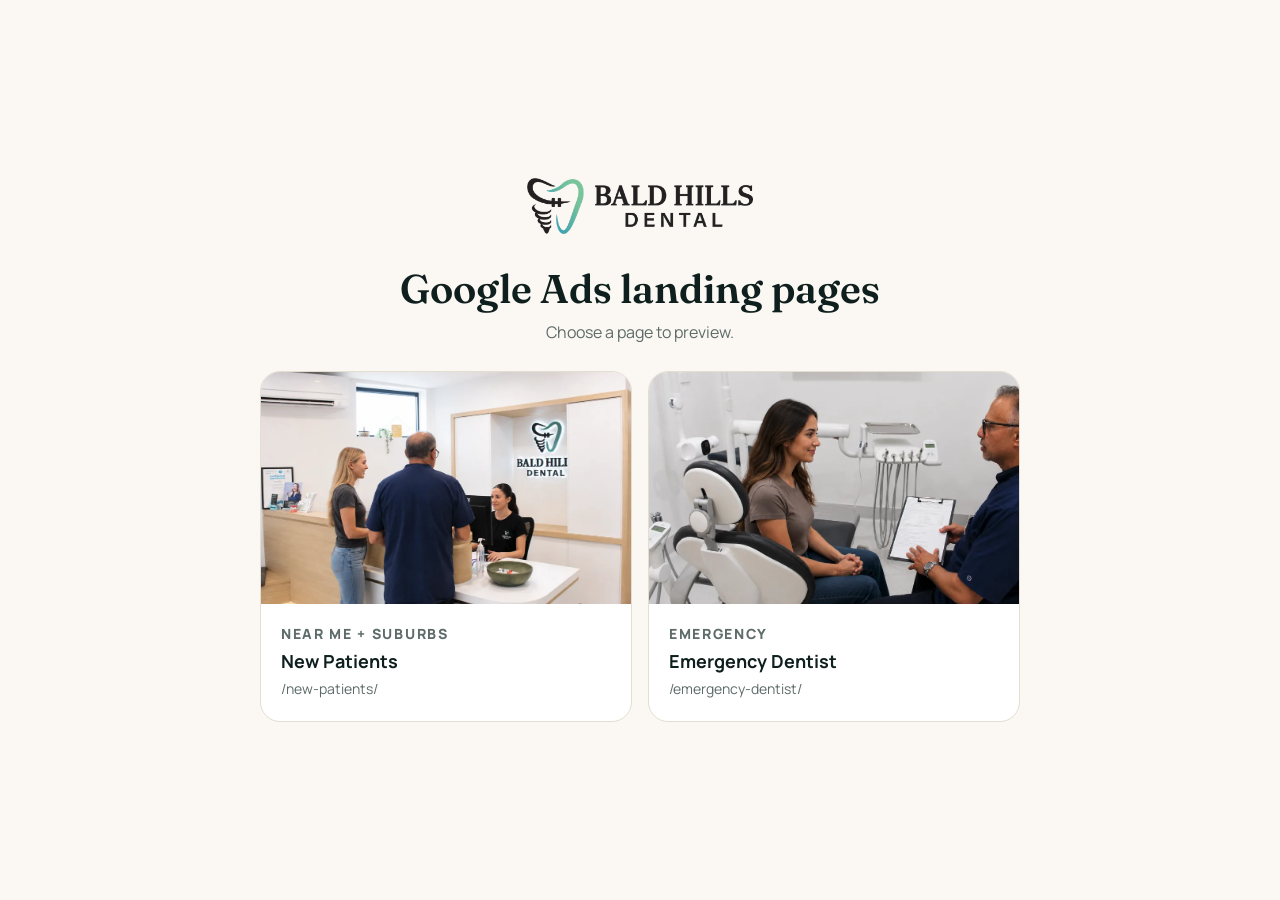
<file: index.html>
<!doctype html>
<html lang="en-AU">
<head>
<meta charset="utf-8">
<meta name="viewport" content="width=device-width, initial-scale=1">
<title>Bald Hills Dental | Landing Pages</title>
<meta name="robots" content="noindex, nofollow">
<link rel="icon" href="assets/images/logo-icon.webp">
<link href="https://fonts.googleapis.com/css2?family=Fraunces:opsz,wght@9..144,600&family=Manrope:wght@500;700;800&display=swap" rel="stylesheet">
<style>
  *{box-sizing:border-box;margin:0;padding:0}
  body{font-family:Manrope,system-ui,sans-serif;background:#fbf8f3;color:#0f1f1e;min-height:100vh;display:grid;place-items:center;padding:32px 16px}
  .box{width:100%;max-width:760px;text-align:center}
  .logo{height:56px;width:auto;margin:0 auto 28px}
  h1{font-family:Fraunces,Georgia,serif;font-weight:600;font-size:clamp(28px,5vw,40px);line-height:1.1;margin-bottom:10px}
  p{color:#5d6b69;margin-bottom:28px}
  .grid{display:grid;grid-template-columns:1fr 1fr;gap:16px}
  a.card{display:block;text-decoration:none;color:inherit;background:#fff;border:1px solid #e4ddd2;border-radius:20px;overflow:hidden;text-align:left;transition:transform .2s,box-shadow .2s}
  a.card:hover{transform:translateY(-3px);box-shadow:0 18px 40px -20px rgba(15,31,30,.35)}
  a.card img{width:100%;aspect-ratio:16/10;object-fit:cover;display:block}
  .bd{padding:18px 20px 22px}
  .bd b{display:block;font-size:18px;margin-bottom:4px}
  .bd span{font-size:14px;color:#5d6b69}
  .tag{display:inline-block;font-size:11px;font-weight:800;letter-spacing:.12em;text-transform:uppercase;color:#23918d;margin-bottom:6px}
  @media (max-width:600px){.grid{grid-template-columns:1fr}}
</style>
</head>
<body>
  <div class="box">
    <img class="logo" src="assets/images/logo-horizontal.webp" alt="Bald Hills Dental">
    <h1>Google Ads landing pages</h1>
    <p>Choose a page to preview.</p>
    <div class="grid">
      <a class="card" href="new-patients/"><img src="assets/images/reception.webp" alt=""><div class="bd"><span class="tag">Near Me + Suburbs</span><b>New Patients</b><span>/new-patients/</span></div></a>
      <a class="card" href="emergency-dentist/"><img src="assets/images/consult.webp" alt=""><div class="bd"><span class="tag">Emergency</span><b>Emergency Dentist</b><span>/emergency-dentist/</span></div></a>
    </div>
  </div>
</body>
</html>
</file>
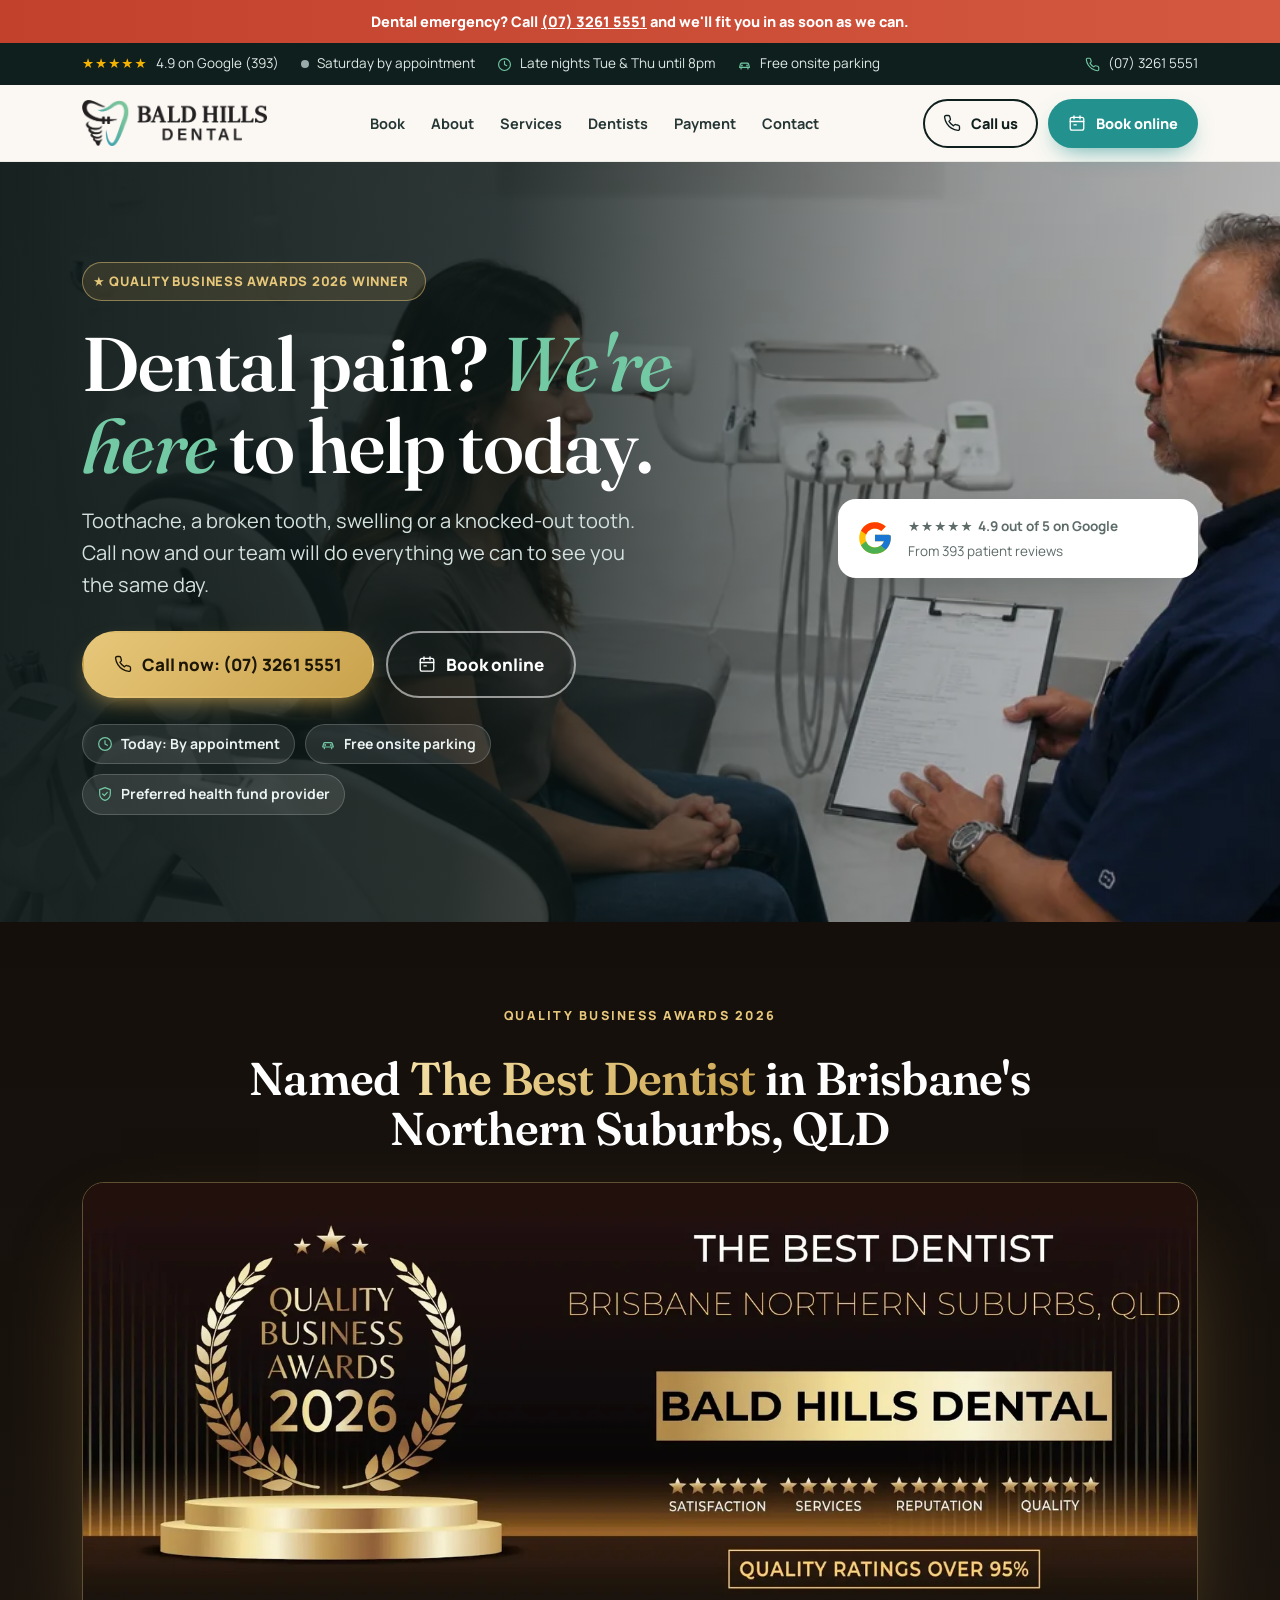
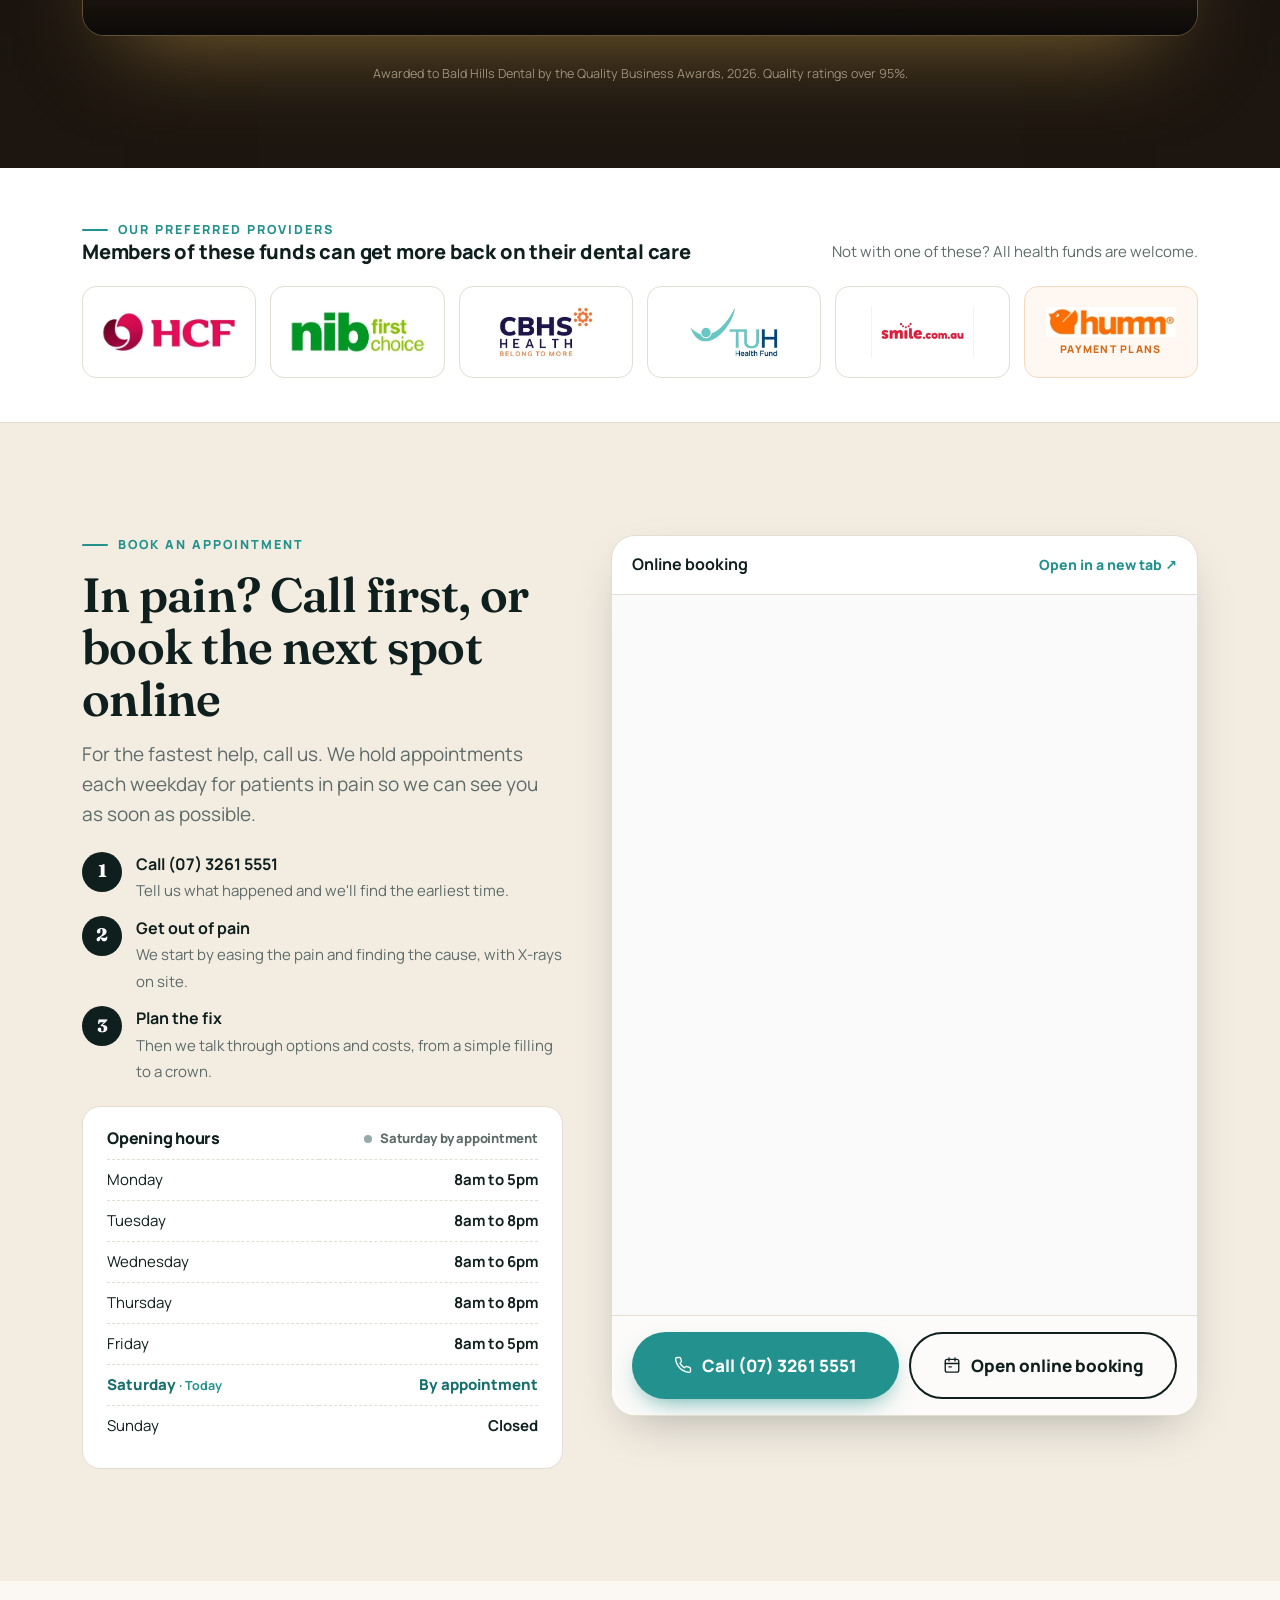
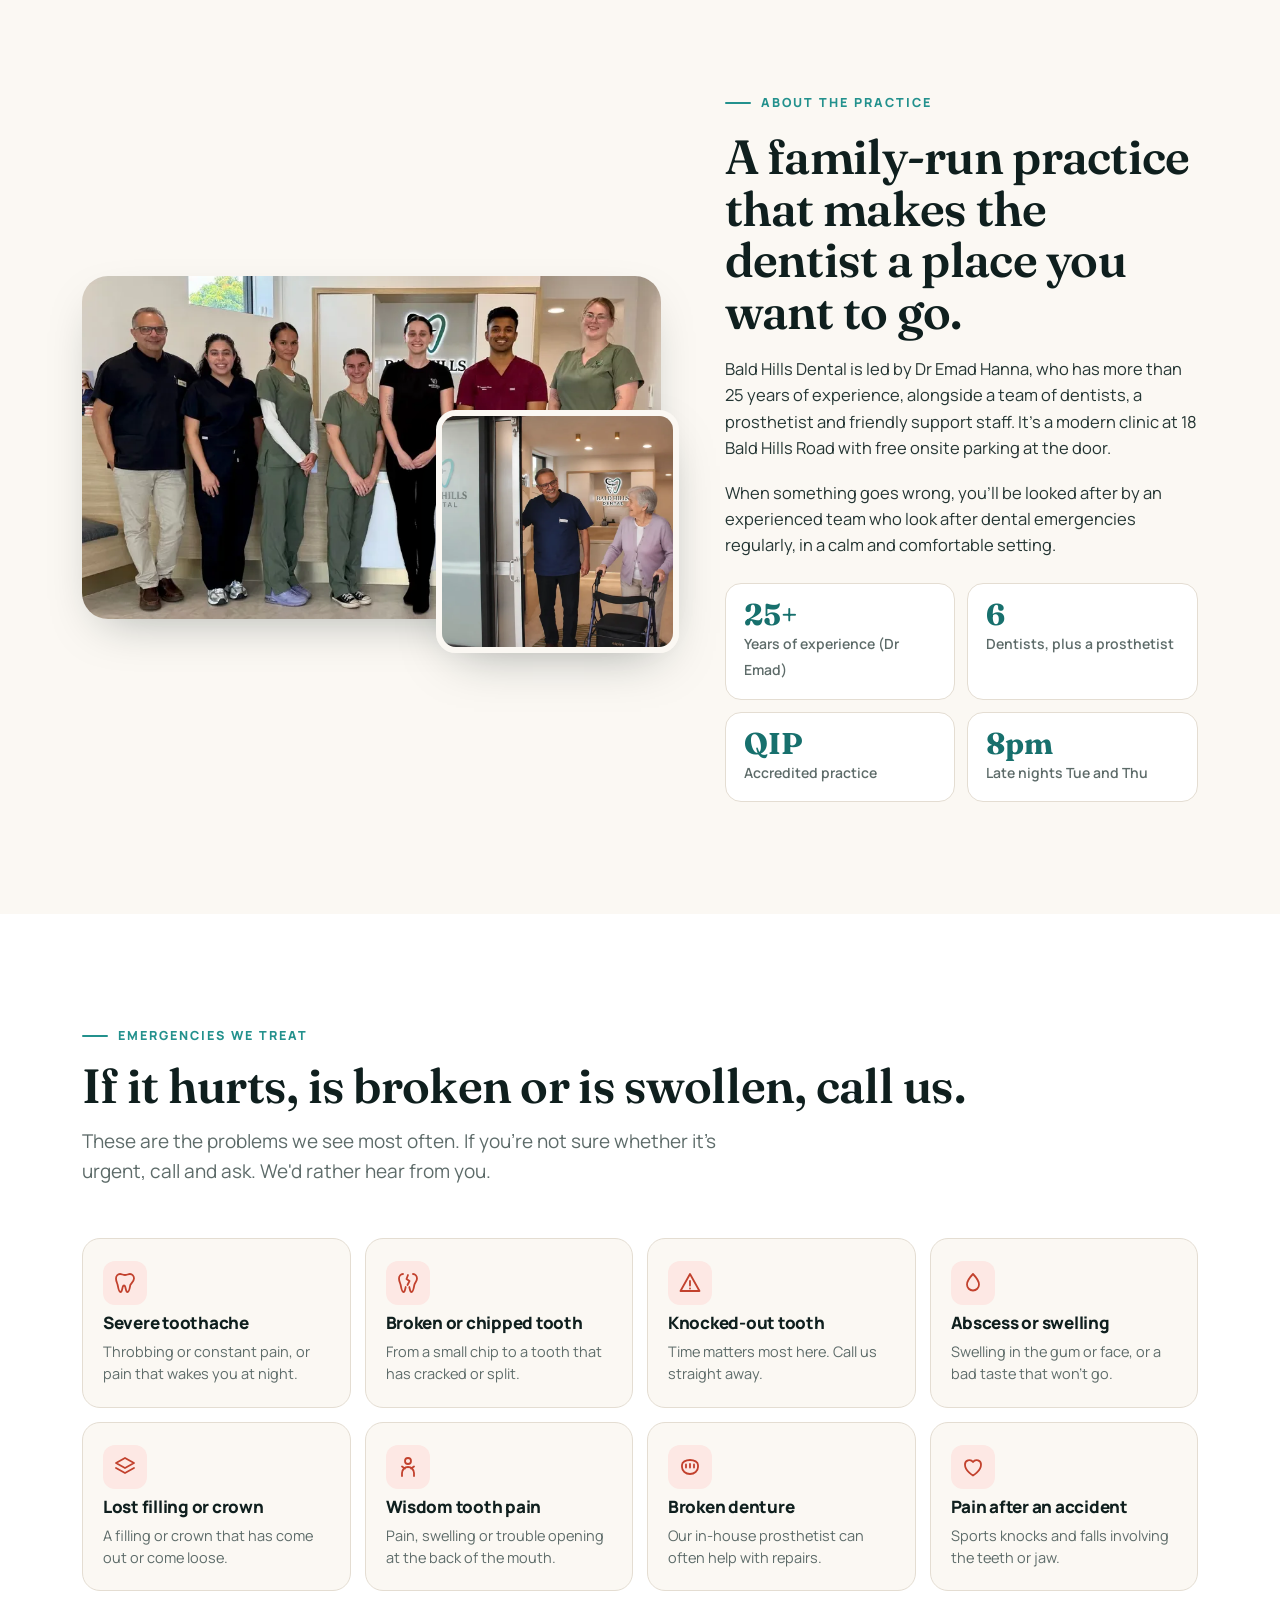
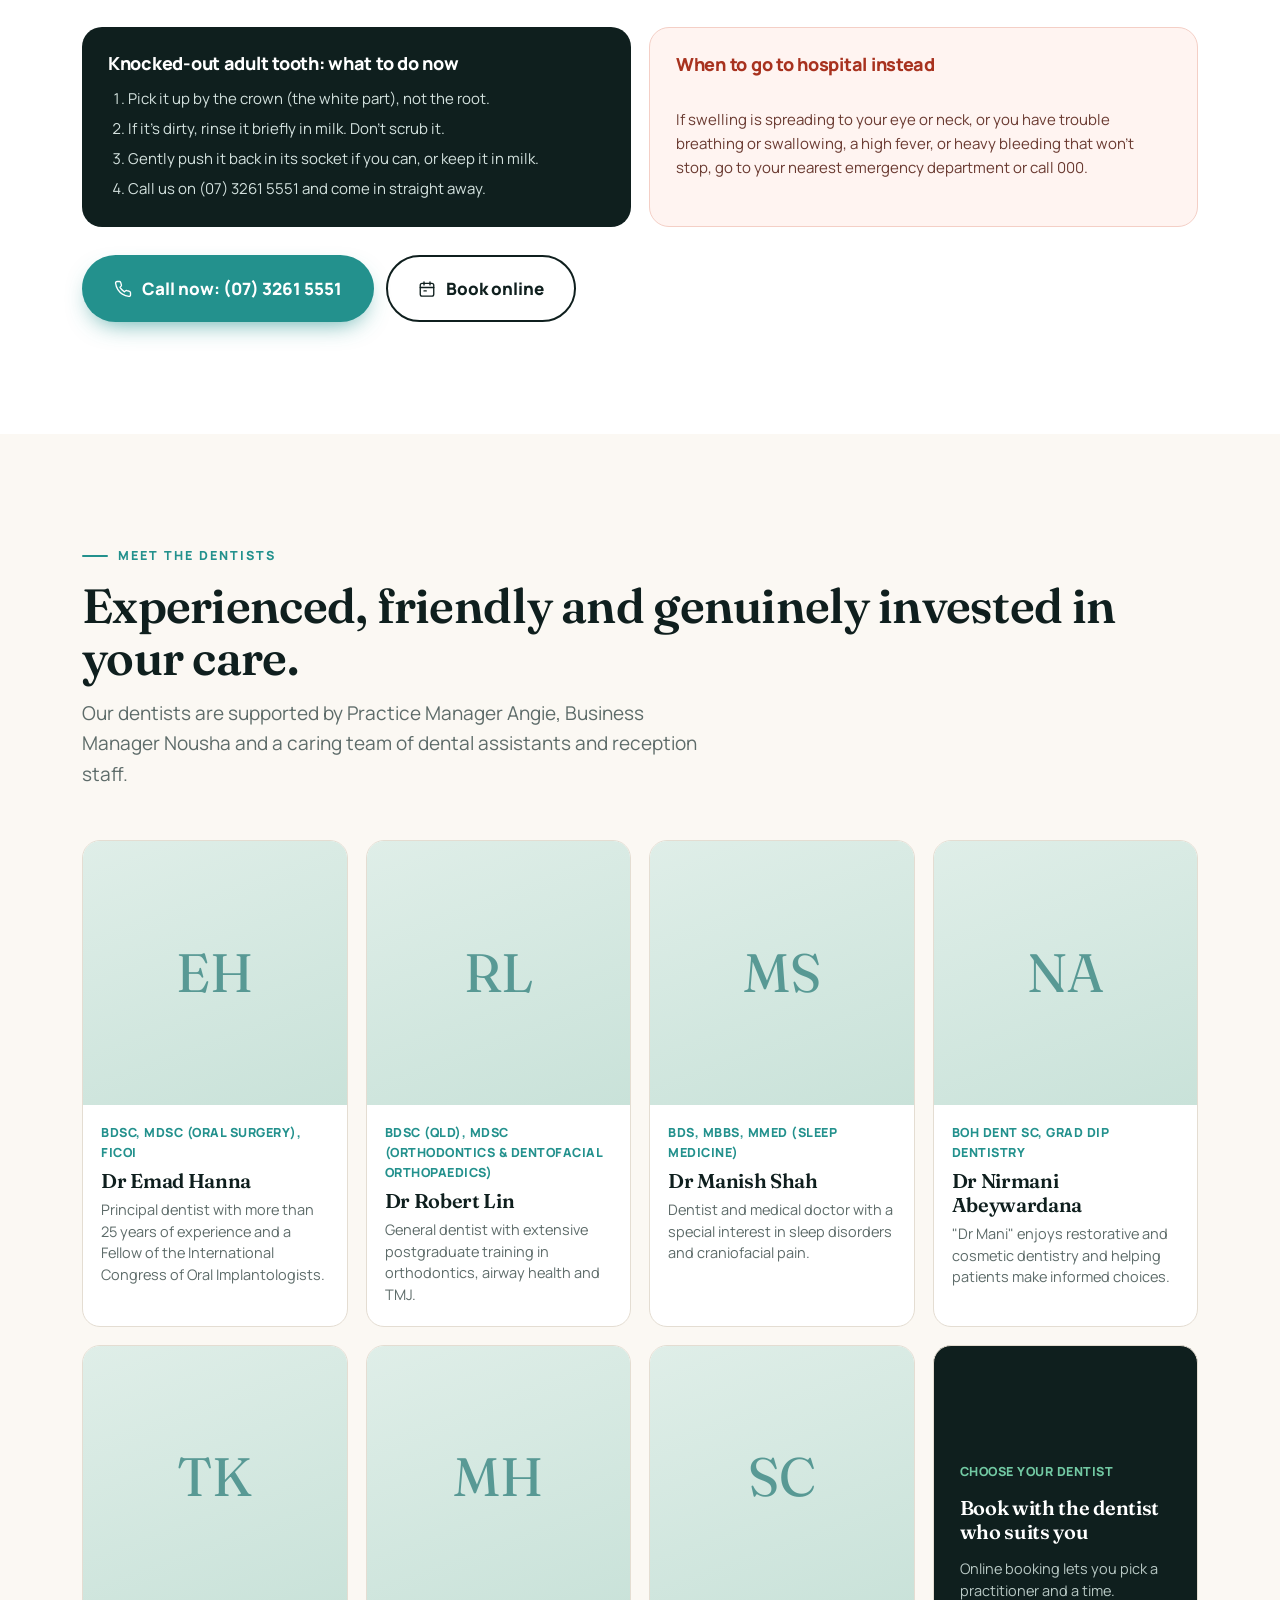
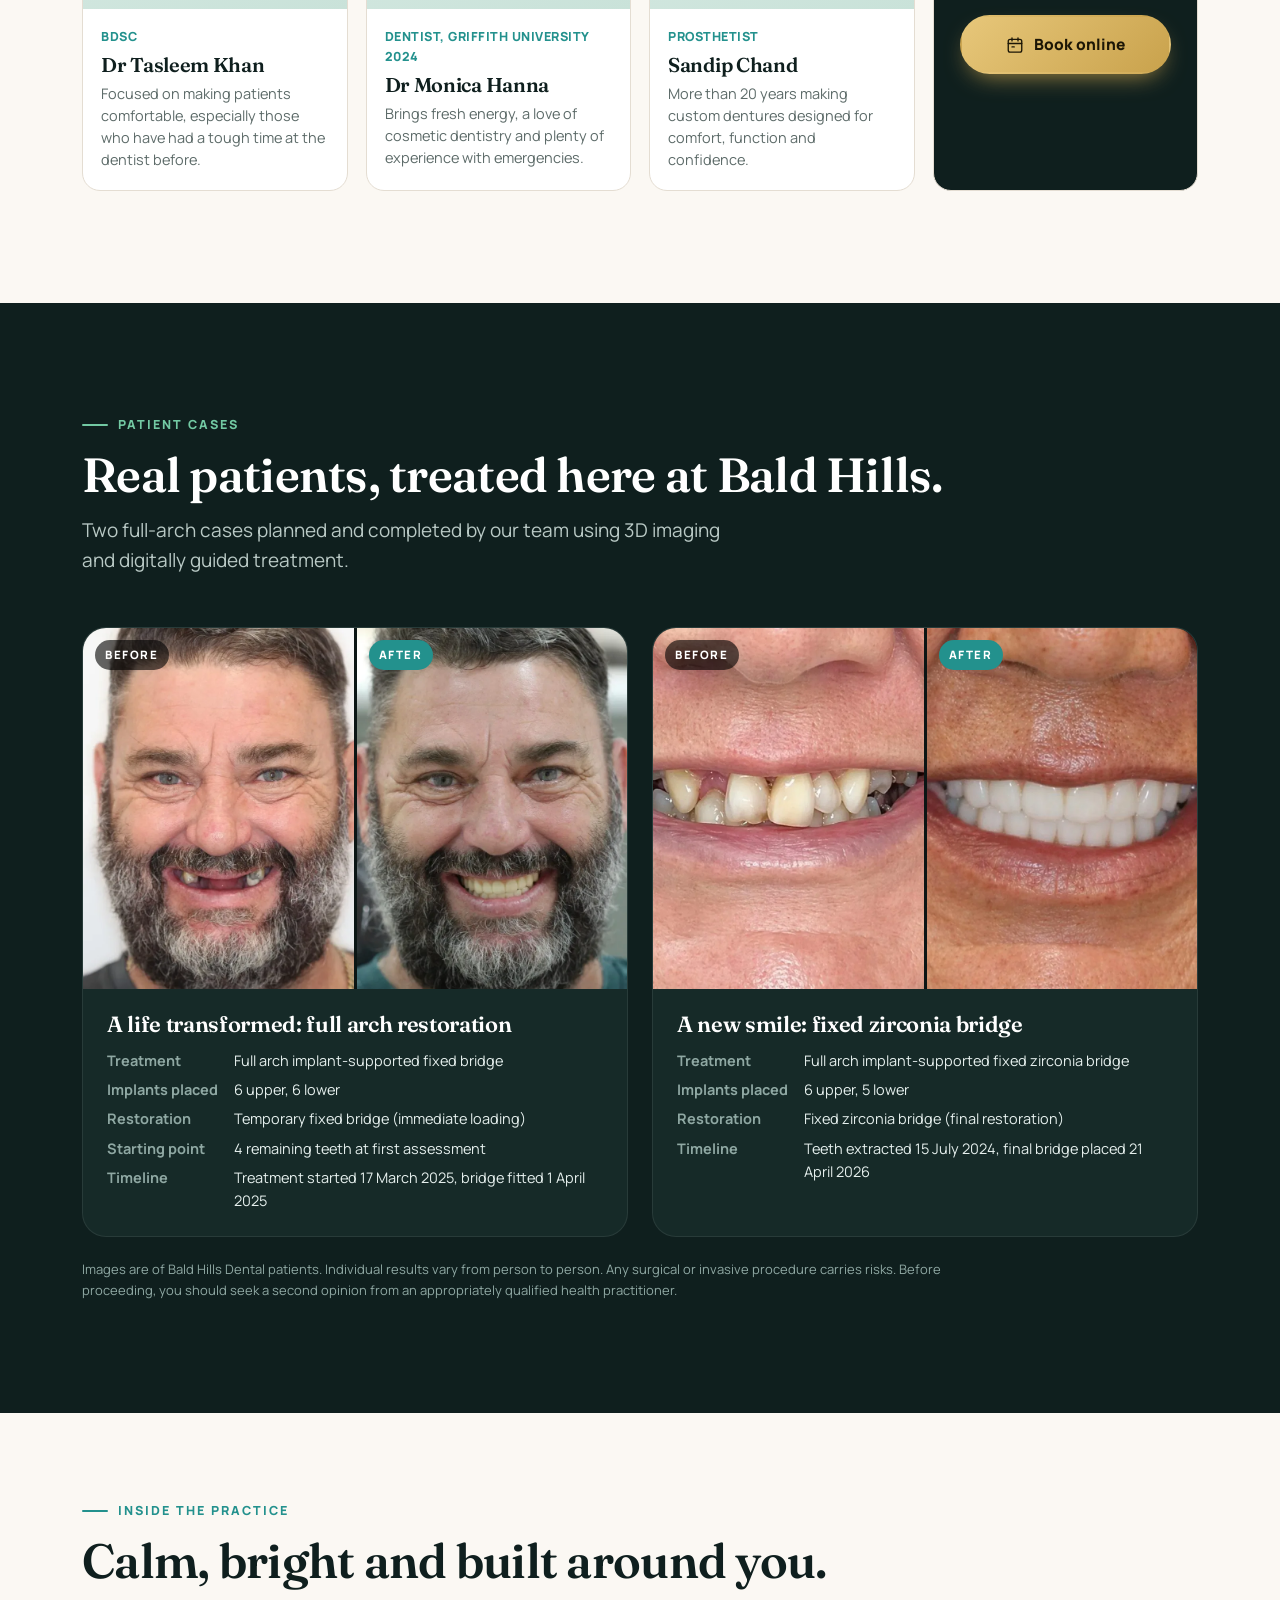
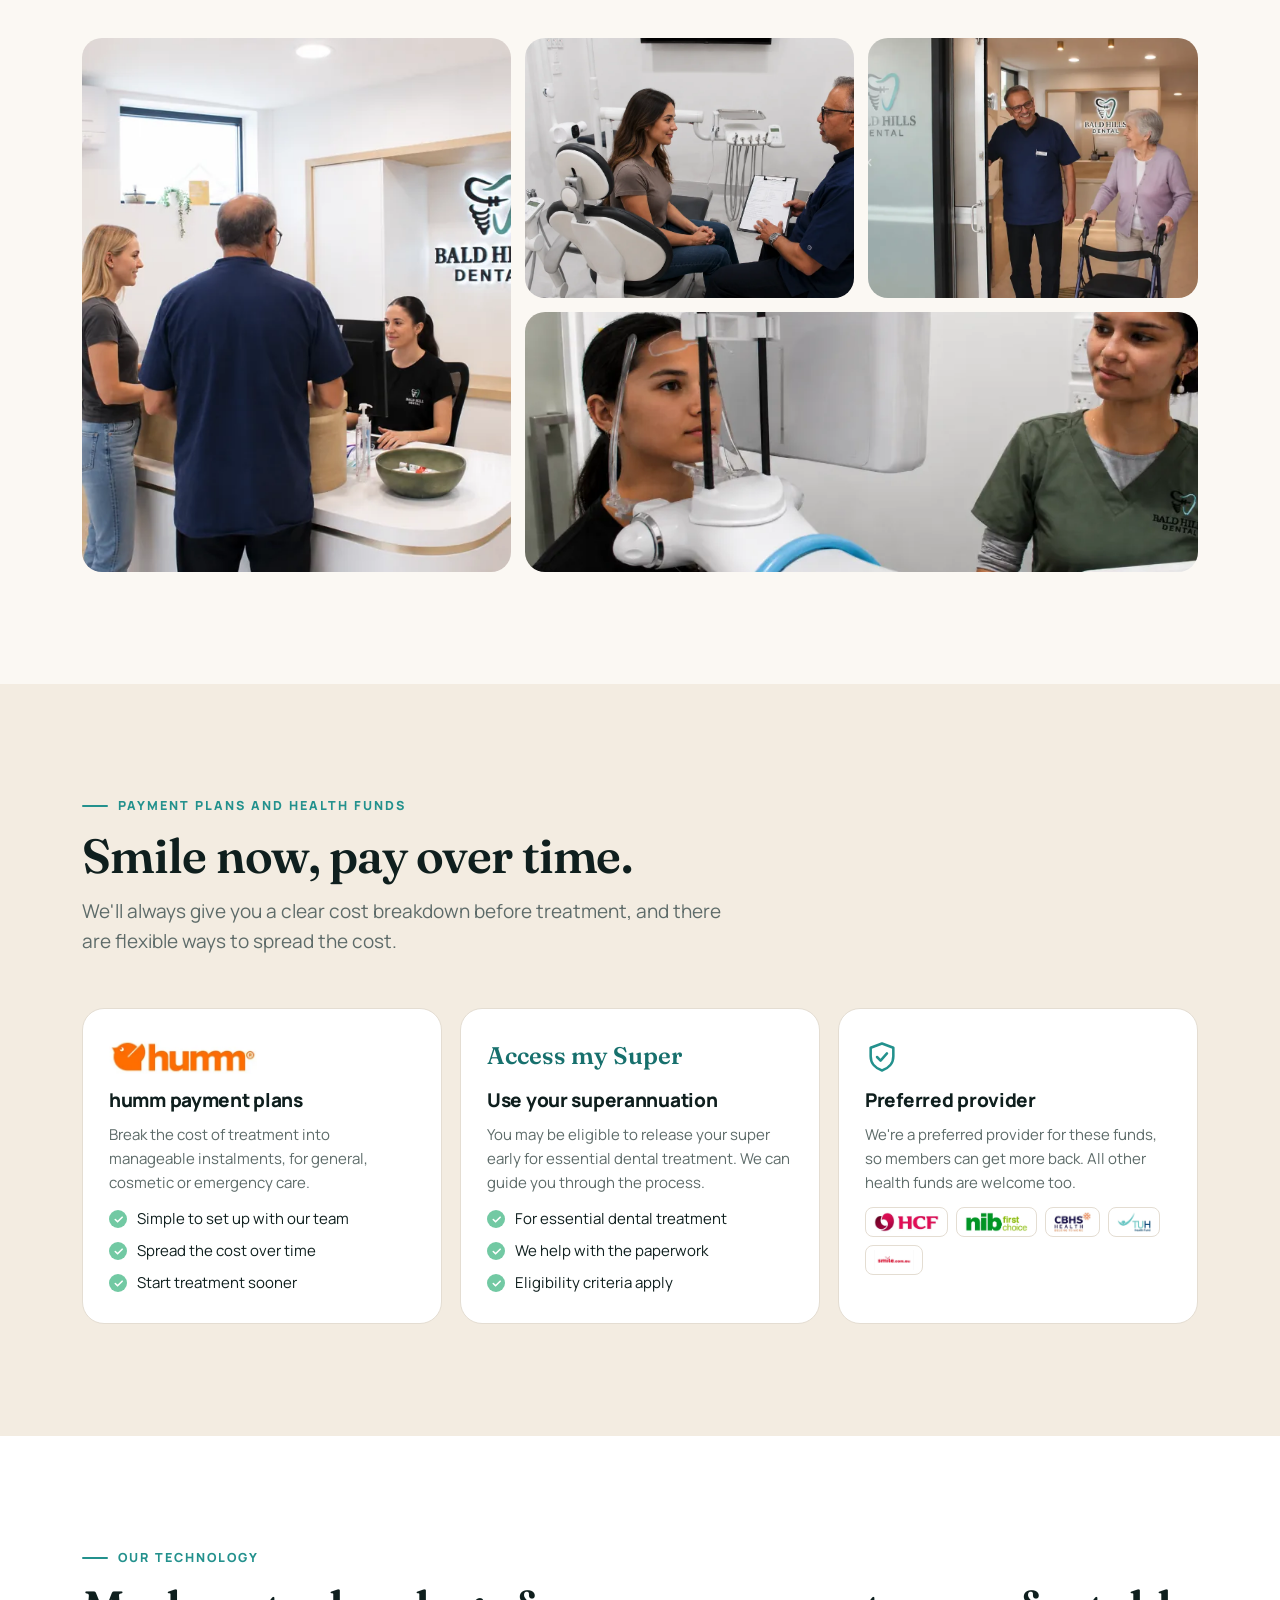
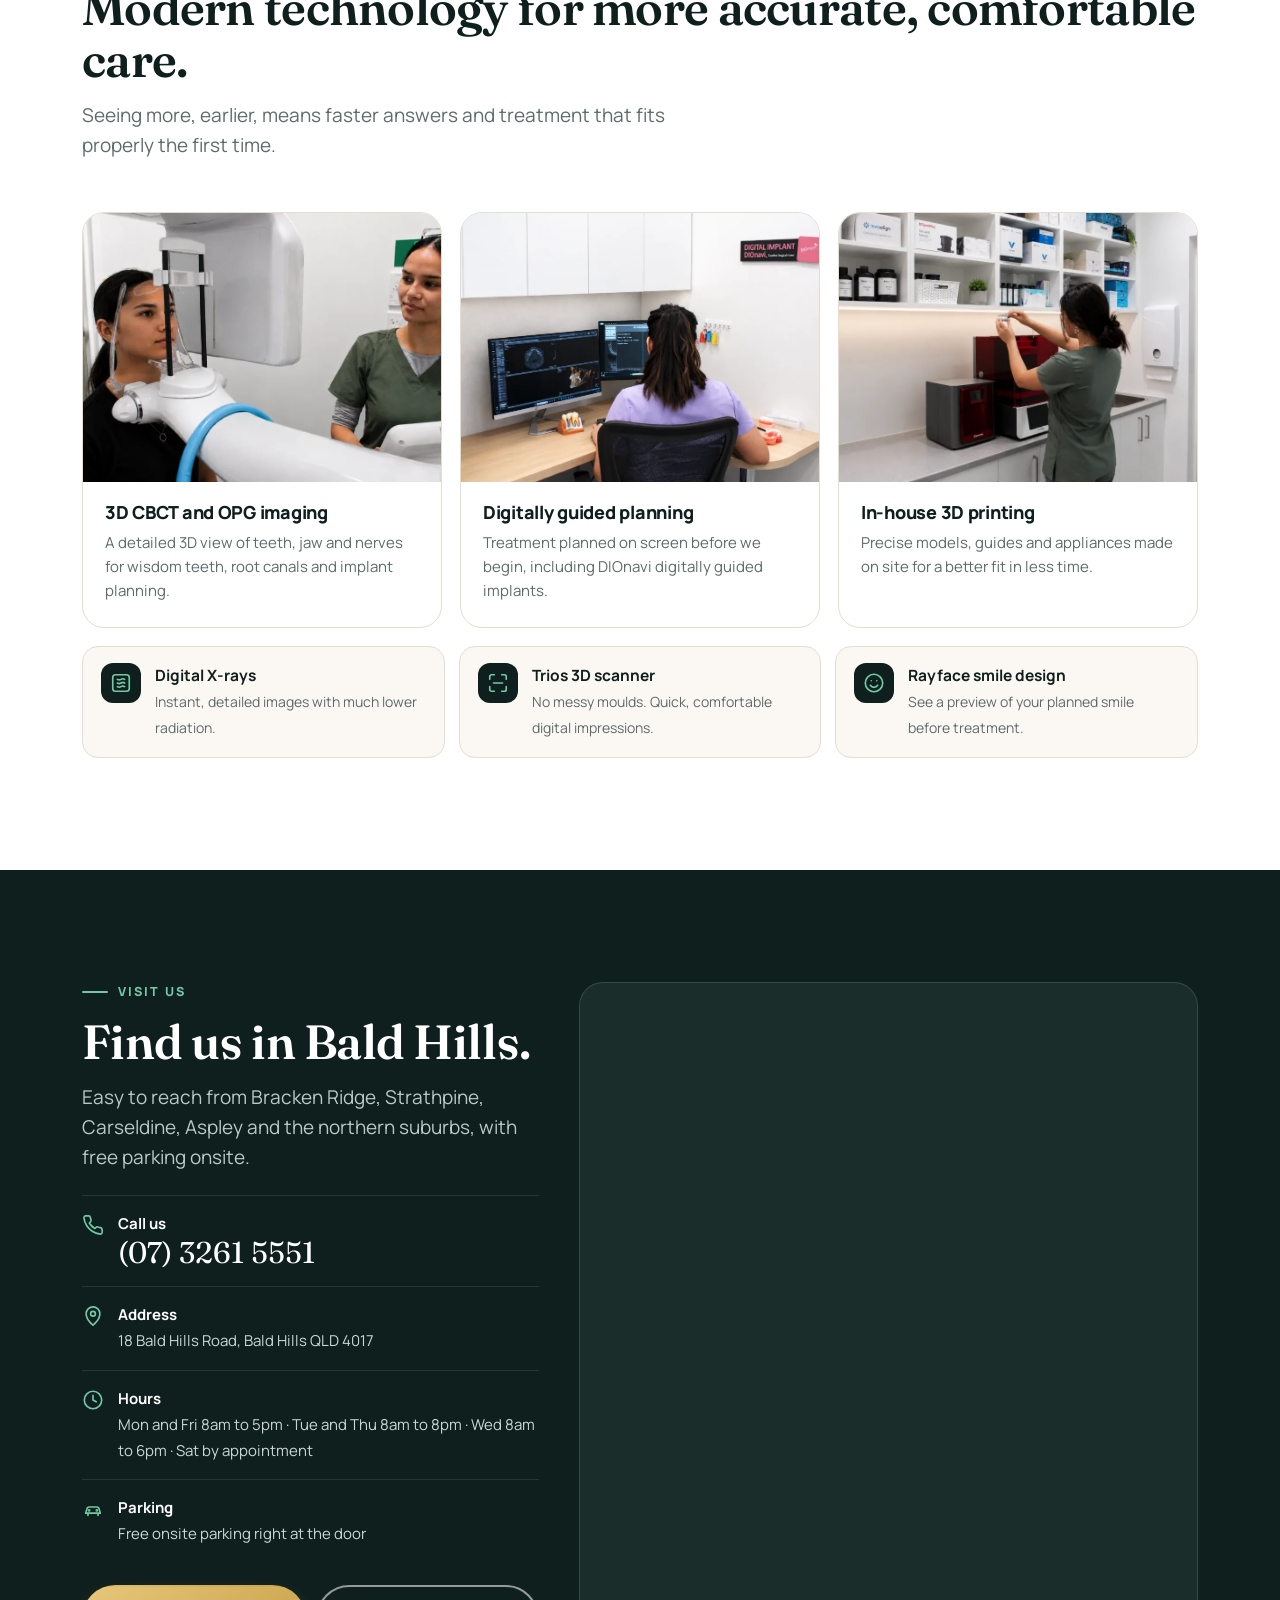
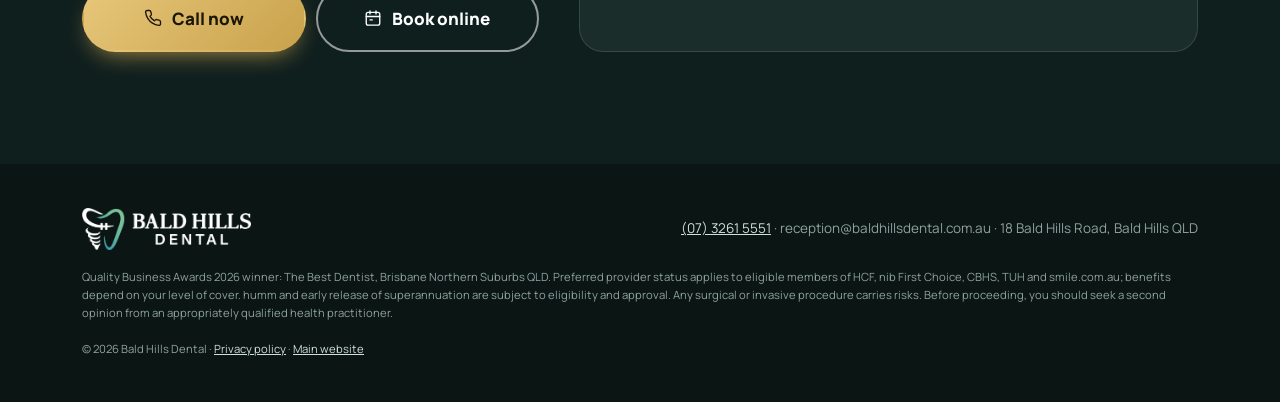
<file: emergency-dentist/index.html>
<!doctype html>
<html lang="en-AU">
<head>
<meta charset="utf-8">
<meta name="viewport" content="width=device-width, initial-scale=1, viewport-fit=cover">
<title>Emergency Dentist Bald Hills | Same-Day Care | Bald Hills Dental</title>
<meta name="description" content="Dental emergency in Brisbane's north? Same-day appointments held for toothache, broken teeth and swelling. Call (07) 3261 5551 or book online.">
<meta name="robots" content="noindex, follow">
<meta name="theme-color" content="#0f1f1e">
<link rel="icon" href="../assets/images/logo-icon.webp">
<!-- Settings: add the real Google rating and review count from the practice's Google Business Profile.
     Leave rating blank and the badge simply says "Read our Google reviews". -->
<script>
  window.BHD = {
    rating: "4.9",       /* Google rating as at 5 Nov 2026 */
    reviewCount: "393",  /* update as reviews grow */
    reviewsUrl: "https://www.google.com/maps/search/?api=1&query=Bald+Hills+Dental+18+Bald+Hills+Rd+Bald+Hills+QLD"
  };
</script>
<!-- Google Tag Manager (Bald Hills Dental container) -->
<script>(function(w,d,s,l,i){w[l]=w[l]||[];w[l].push({'gtm.start':new Date().getTime(),event:'gtm.js'});var f=d.getElementsByTagName(s)[0],j=d.createElement(s),dl=l!='dataLayer'?'&l='+l:'';j.async=true;j.src='https://www.googletagmanager.com/gtm.js?id='+i+dl;f.parentNode.insertBefore(j,f);})(window,document,'script','dataLayer','GTM-NWV7RPR8');</script>
<link rel="preconnect" href="https://fonts.googleapis.com">
<link rel="preconnect" href="https://fonts.gstatic.com" crossorigin>
<link href="https://fonts.googleapis.com/css2?family=Fraunces:ital,opsz,wght@0,9..144,500;0,9..144,600;1,9..144,500&family=Manrope:wght@500;600;700;800&display=swap" rel="stylesheet">
<link rel="stylesheet" href="../assets/css/styles.css">
<link rel="preload" as="image" href="../assets/images/consult.webp">
</head>
<body data-page="emergency">
<noscript><iframe src="https://www.googletagmanager.com/ns.html?id=GTM-NWV7RPR8" height="0" width="0" style="display:none;visibility:hidden"></iframe></noscript>
<div class="urgent-banner">Dental emergency? Call <a class="js-call" href="tel:0732615551" data-loc="urgent-banner">(07) 3261 5551</a> and we'll fit you in as soon as we can.</div>
<div class="topbar"><div class="wrap">
  <div class="tb-items">
    <a class="tb-item" data-reviews-link href="#" target="_blank" rel="noopener"><span class="stars" data-stars>★★★★★</span><span data-reviews-short>Google reviews</span></a>
    <span class="tb-item"><span class="dot" data-open-dot></span><span data-open-status>Open Mon to Fri</span></span>
    <span class="tb-item tb-hide"><svg viewBox="0 0 24 24" fill="none" stroke="currentColor" stroke-width="1.8" stroke-linecap="round" stroke-linejoin="round" aria-hidden="true"><circle cx="12" cy="12" r="9.5"/><path d="M12 7v5l3.5 2"/></svg>Late nights Tue &amp; Thu until 8pm</span>
    <span class="tb-item tb-hide"><svg viewBox="0 0 24 24" fill="none" stroke="currentColor" stroke-width="1.8" stroke-linecap="round" stroke-linejoin="round" aria-hidden="true"><path d="M5 16.5h14M6.5 16.5V19M17.5 16.5V19M4 16.5l1.6-5.3A2 2 0 0 1 7.5 9.8h9a2 2 0 0 1 1.9 1.4l1.6 5.3"/><circle cx="7.8" cy="13.6" r=".6"/><circle cx="16.2" cy="13.6" r=".6"/></svg>Free onsite parking</span>
  </div>
  <a class="tb-item tb-hide js-call" href="tel:0732615551" data-loc="topbar"><svg viewBox="0 0 24 24" fill="none" stroke="currentColor" stroke-width="1.8" stroke-linecap="round" stroke-linejoin="round" aria-hidden="true"><path d="M22 16.9v3a2 2 0 0 1-2.2 2 19.8 19.8 0 0 1-8.6-3.1 19.5 19.5 0 0 1-6-6A19.8 19.8 0 0 1 2.1 4.2 2 2 0 0 1 4.1 2h3a2 2 0 0 1 2 1.7c.1.9.4 1.8.7 2.7a2 2 0 0 1-.5 2.1L8 9.8a16 16 0 0 0 6 6l1.3-1.3a2 2 0 0 1 2.1-.4c.9.3 1.8.6 2.7.7a2 2 0 0 1 1.7 2z"/></svg>(07) 3261 5551</a>
</div></div>
<header class="header"><div class="wrap">
  <a class="brand" href="#top" aria-label="Bald Hills Dental"><img src="../assets/images/logo-horizontal.webp" alt="Bald Hills Dental" width="800" height="199"></a>
  <nav class="nav" aria-label="Page sections">
    <a href="#book">Book</a><a href="#about">About</a><a href="#services">Services</a><a href="#team">Dentists</a><a href="#payment">Payment</a><a href="#contact">Contact</a>
  </nav>
  <div class="header-cta"><a class="btn btn-outline js-call " href="tel:0732615551" data-loc="header"><svg viewBox="0 0 24 24" fill="none" stroke="currentColor" stroke-width="1.8" stroke-linecap="round" stroke-linejoin="round" aria-hidden="true"><path d="M22 16.9v3a2 2 0 0 1-2.2 2 19.8 19.8 0 0 1-8.6-3.1 19.5 19.5 0 0 1-6-6A19.8 19.8 0 0 1 2.1 4.2 2 2 0 0 1 4.1 2h3a2 2 0 0 1 2 1.7c.1.9.4 1.8.7 2.7a2 2 0 0 1-.5 2.1L8 9.8a16 16 0 0 0 6 6l1.3-1.3a2 2 0 0 1 2.1-.4c.9.3 1.8.6 2.7.7a2 2 0 0 1 1.7 2z"/></svg>Call us</a><a class="btn btn-primary js-book " href="https://www.ultimoht.net.au/webappointment/PatientDetails.aspx?DentalOfficeID=16752235" target="_blank" rel="noopener" data-loc="header"><svg viewBox="0 0 24 24" fill="none" stroke="currentColor" stroke-width="1.8" stroke-linecap="round" stroke-linejoin="round" aria-hidden="true"><rect x="3" y="4.5" width="18" height="17" rx="2.5"/><path d="M16 2.5v4M8 2.5v4M3 10h18M8 14.5h3"/></svg>Book online</a></div>
</div></header>

<section class="hero" id="top">
  <div class="hero-bg"><img src="../assets/images/consult.webp" alt="" width="934" height="687" fetchpriority="high"></div>
  <div class="wrap">
    <div>
      <span class="hero-award-pill">★ Quality Business Awards 2026 winner</span>
      <h1>Dental pain? <em>We're here</em> to help today.</h1>
      <p class="sub">Toothache, a broken tooth, swelling or a knocked-out tooth. Call now and our team will do everything we can to see you the same day.</p>
      <div class="hero-ctas"><a class="btn btn-gold btn-lg js-call " href="tel:0732615551" data-loc="hero"><svg viewBox="0 0 24 24" fill="none" stroke="currentColor" stroke-width="1.8" stroke-linecap="round" stroke-linejoin="round" aria-hidden="true"><path d="M22 16.9v3a2 2 0 0 1-2.2 2 19.8 19.8 0 0 1-8.6-3.1 19.5 19.5 0 0 1-6-6A19.8 19.8 0 0 1 2.1 4.2 2 2 0 0 1 4.1 2h3a2 2 0 0 1 2 1.7c.1.9.4 1.8.7 2.7a2 2 0 0 1-.5 2.1L8 9.8a16 16 0 0 0 6 6l1.3-1.3a2 2 0 0 1 2.1-.4c.9.3 1.8.6 2.7.7a2 2 0 0 1 1.7 2z"/></svg>Call now: (07) 3261 5551</a><a class="btn btn-ghost btn-lg js-book " href="https://www.ultimoht.net.au/webappointment/PatientDetails.aspx?DentalOfficeID=16752235" target="_blank" rel="noopener" data-loc="hero"><svg viewBox="0 0 24 24" fill="none" stroke="currentColor" stroke-width="1.8" stroke-linecap="round" stroke-linejoin="round" aria-hidden="true"><rect x="3" y="4.5" width="18" height="17" rx="2.5"/><path d="M16 2.5v4M8 2.5v4M3 10h18M8 14.5h3"/></svg>Book online</a></div>
      <div class="hero-facts">
        <span class="chip"><svg viewBox="0 0 24 24" fill="none" stroke="currentColor" stroke-width="1.8" stroke-linecap="round" stroke-linejoin="round" aria-hidden="true"><circle cx="12" cy="12" r="9.5"/><path d="M12 7v5l3.5 2"/></svg><span data-today-hours>Open Mon to Sat</span></span>
        <span class="chip"><svg viewBox="0 0 24 24" fill="none" stroke="currentColor" stroke-width="1.8" stroke-linecap="round" stroke-linejoin="round" aria-hidden="true"><path d="M5 16.5h14M6.5 16.5V19M17.5 16.5V19M4 16.5l1.6-5.3A2 2 0 0 1 7.5 9.8h9a2 2 0 0 1 1.9 1.4l1.6 5.3"/><circle cx="7.8" cy="13.6" r=".6"/><circle cx="16.2" cy="13.6" r=".6"/></svg>Free onsite parking</span>
        <span class="chip"><svg viewBox="0 0 24 24" fill="none" stroke="currentColor" stroke-width="1.8" stroke-linecap="round" stroke-linejoin="round" aria-hidden="true"><path d="M12 2.5l8 3v6c0 5-3.4 8.6-8 10-4.6-1.4-8-5-8-10v-6z"/><path d="M8.5 12l2.5 2.5 4.5-5"/></svg>Preferred health fund provider</span>
      </div>
    </div>
    <div class="hero-side">
      <a class="review-card" data-reviews-link href="#" target="_blank" rel="noopener"><svg class="g" viewBox="0 0 48 48" aria-hidden="true"><path fill="#FFC107" d="M43.6 20.5H42V20H24v8h11.3C33.7 32.7 29.2 36 24 36c-6.6 0-12-5.4-12-12s5.4-12 12-12c3.1 0 5.8 1.2 7.9 3.1l5.7-5.7C34 6.1 29.3 4 24 4 12.9 4 4 12.9 4 24s8.9 20 20 20 20-8.9 20-20c0-1.3-.1-2.4-.4-3.5z"/><path fill="#FF3D00" d="M6.3 14.7l6.6 4.8C14.7 15.1 19 12 24 12c3.1 0 5.8 1.2 7.9 3.1l5.7-5.7C34 6.1 29.3 4 24 4 16.3 4 9.7 8.3 6.3 14.7z"/><path fill="#4CAF50" d="M24 44c5.2 0 9.9-2 13.4-5.2l-6.2-5.2C29.2 35.1 26.7 36 24 36c-5.2 0-9.6-3.3-11.3-8l-6.5 5C9.5 39.6 16.2 44 24 44z"/><path fill="#1976D2" d="M43.6 20.5H42V20H24v8h11.3c-.8 2.2-2.2 4.2-4.1 5.6l6.2 5.2C37 39.2 44 34 44 24c0-1.3-.1-2.4-.4-3.5z"/></svg><div><strong><span class="stars" data-stars>★★★★★ </span><span data-reviews-title>Read our Google reviews</span></strong><span data-reviews-sub>See what local patients say</span></div></a>
    </div>
  </div>
</section>

<section class="award" aria-labelledby="award-h">
  <div class="wrap">
    <span class="kicker">Quality Business Awards 2026</span>
    <h2 id="award-h">Named <span>The Best Dentist</span> in Brisbane's Northern Suburbs, QLD</h2>
    <div class="award-frame reveal"><img src="../assets/images/award-banner.webp" alt="Quality Business Awards 2026: The Best Dentist, Brisbane Northern Suburbs QLD, Bald Hills Dental. Quality ratings over 95 percent." width="1600" height="650" loading="lazy"></div>
    <small>Awarded to Bald Hills Dental by the Quality Business Awards, 2026. Quality ratings over 95%.</small>
  </div>
</section>

<section class="providers" aria-label="Preferred providers">
  <div class="wrap">
    <div class="providers-head">
      <div><span class="eyebrow">Our preferred providers</span><h3>Members of these funds can get more back on their dental care</h3></div>
      <p>Not with one of these? All health funds are welcome.</p>
    </div>
    <div class="logo-row reveal"><div class="logo-tile"><img src="../assets/images/fund-hcf.webp" alt="HCF" loading="lazy"></div><div class="logo-tile"><img src="../assets/images/fund-nib.webp" alt="nib First Choice" loading="lazy"></div><div class="logo-tile"><img src="../assets/images/fund-cbhs.webp" alt="CBHS Health" loading="lazy"></div><div class="logo-tile"><img src="../assets/images/fund-tuh.webp" alt="TUH Health Fund" loading="lazy"></div><div class="logo-tile"><img src="../assets/images/fund-smile.webp" alt="smile.com.au" loading="lazy"></div><div class="logo-tile pay"><img src="../assets/images/pay-humm.webp" alt="humm" loading="lazy" style="max-height:30px"><span class="tag">Payment plans</span></div></div>
  </div>
</section>

<section class="section booking" id="book">
  <div class="wrap booking-grid">
    <div class="book-info">
      <div class="section-head" style="margin-bottom:0"><span class="eyebrow">Book an appointment</span><h2>In pain? Call first, or book the next spot online</h2><p class="lead">For the fastest help, call us. We hold appointments each weekday for patients in pain so we can see you as soon as possible.</p></div>
      <div class="steps"><div class="step"><div><strong>Call (07) 3261 5551</strong><span>Tell us what happened and we'll find the earliest time.</span></div></div><div class="step"><div><strong>Get out of pain</strong><span>We start by easing the pain and finding the cause, with X-rays on site.</span></div></div><div class="step"><div><strong>Plan the fix</strong><span>Then we talk through options and costs, from a simple filling to a crown.</span></div></div></div>
      <div class="hours"><h3>Opening hours <span class="status"><span class="dot" data-open-dot></span><span data-open-status></span></span></h3><table><tr data-day="1"><td>Monday</td><td>8am to 5pm</td></tr><tr data-day="2"><td>Tuesday</td><td>8am to 8pm</td></tr><tr data-day="3"><td>Wednesday</td><td>8am to 6pm</td></tr><tr data-day="4"><td>Thursday</td><td>8am to 8pm</td></tr><tr data-day="5"><td>Friday</td><td>8am to 5pm</td></tr><tr data-day="6"><td>Saturday</td><td>By appointment</td></tr><tr data-day="0"><td>Sunday</td><td>Closed</td></tr></table></div>
    </div>
    <div class="book-frame reveal">
      <div class="book-frame-head"><strong>Online booking</strong><a class="js-book" href="https://www.ultimoht.net.au/webappointment/PatientDetails.aspx?DentalOfficeID=16752235" target="_blank" rel="noopener" data-loc="booking-newtab">Open in a new tab ↗</a></div>
      <iframe src="https://www.ultimoht.net.au/webappointment/PatientDetails.aspx?DentalOfficeID=16752235" title="Bald Hills Dental online booking" loading="lazy"></iframe>
      <div class="book-frame-foot"><a class="btn btn-primary btn-lg js-call " href="tel:0732615551" data-loc="booking"><svg viewBox="0 0 24 24" fill="none" stroke="currentColor" stroke-width="1.8" stroke-linecap="round" stroke-linejoin="round" aria-hidden="true"><path d="M22 16.9v3a2 2 0 0 1-2.2 2 19.8 19.8 0 0 1-8.6-3.1 19.5 19.5 0 0 1-6-6A19.8 19.8 0 0 1 2.1 4.2 2 2 0 0 1 4.1 2h3a2 2 0 0 1 2 1.7c.1.9.4 1.8.7 2.7a2 2 0 0 1-.5 2.1L8 9.8a16 16 0 0 0 6 6l1.3-1.3a2 2 0 0 1 2.1-.4c.9.3 1.8.6 2.7.7a2 2 0 0 1 1.7 2z"/></svg>Call (07) 3261 5551</a><a class="btn btn-outline btn-lg js-book " href="https://www.ultimoht.net.au/webappointment/PatientDetails.aspx?DentalOfficeID=16752235" target="_blank" rel="noopener" data-loc="booking"><svg viewBox="0 0 24 24" fill="none" stroke="currentColor" stroke-width="1.8" stroke-linecap="round" stroke-linejoin="round" aria-hidden="true"><rect x="3" y="4.5" width="18" height="17" rx="2.5"/><path d="M16 2.5v4M8 2.5v4M3 10h18M8 14.5h3"/></svg>Open online booking</a></div>
    </div>
  </div>
</section>

<section class="section" id="about">
  <div class="wrap about-grid">
    <div class="about-media reveal">
      <img class="main" src="../assets/images/team.webp" alt="The Bald Hills Dental team at reception" width="909" height="539" loading="lazy">
      <img class="float" src="../assets/images/welcome.webp" alt="Dr Emad Hanna welcoming a patient at the front door" width="881" height="799" loading="lazy">
    </div>
    <div class="about-copy">
      <span class="eyebrow">About the practice</span>
      <h2>A family-run practice that makes the dentist a place you want to go.</h2>
      <p>Bald Hills Dental is led by Dr Emad Hanna, who has more than 25 years of experience, alongside a team of dentists, a prosthetist and friendly support staff. It's a modern clinic at 18 Bald Hills Road with free onsite parking at the door.</p>
      <p>When something goes wrong, you'll be looked after by an experienced team who look after dental emergencies regularly, in a calm and comfortable setting.</p>
      <div class="stats">
        <div class="stat"><b>25+</b><span>Years of experience (Dr Emad)</span></div>
        <div class="stat"><b>6</b><span>Dentists, plus a prosthetist</span></div>
        <div class="stat"><b>QIP</b><span>Accredited practice</span></div>
        <div class="stat"><b>8pm</b><span>Late nights Tue and Thu</span></div>
      </div>
    </div>
  </div>
</section>

<section class="section emg" id="services">
  <div class="wrap">
    <div class="section-head"><span class="eyebrow">Emergencies we treat</span><h2>If it hurts, is broken or is swollen, call us.</h2><p class="lead">These are the problems we see most often. If you're not sure whether it's urgent, call and ask. We'd rather hear from you.</p></div>
    <div class="emg-grid reveal"><div class="emg-card"><div class="ic"><svg viewBox="0 0 24 24" fill="none" stroke="currentColor" stroke-width="1.8" stroke-linecap="round" stroke-linejoin="round" aria-hidden="true"><path d="M7 3c-2.2 0-4 1.8-4 4.5 0 2.5 1 4 1.6 6.2.6 2.3.9 7.3 2.9 7.3 1.6 0 1.7-3.4 2.2-5 .3-1 .7-1.5 1.3-1.5s1 .5 1.3 1.5c.5 1.6.6 5 2.2 5 2 0 2.3-5 2.9-7.3C19 11.5 21 10 21 7.5 21 4.8 19.2 3 17 3c-1.9 0-3 1-5 1S8.9 3 7 3z"/></svg></div><h3>Severe toothache</h3><p>Throbbing or constant pain, or pain that wakes you at night.</p></div><div class="emg-card"><div class="ic"><svg viewBox="0 0 24 24" fill="none" stroke="currentColor" stroke-width="1.8" stroke-linecap="round" stroke-linejoin="round" aria-hidden="true"><path d="M7 3c-2.2 0-4 1.8-4 4.5 0 2.5 1 4 1.6 6.2.6 2.3.9 7.3 2.9 7.3 1.6 0 1.7-3.4 2.2-5M17 3c2.2 0 4 1.8 4 4.5 0 2.5-2 4-2.6 6.2-.6 2.3-.9 7.3-2.9 7.3-1.6 0-1.7-3.4-2.2-5"/><path d="M12 4l-1.5 4 3 2-2 4"/></svg></div><h3>Broken or chipped tooth</h3><p>From a small chip to a tooth that has cracked or split.</p></div><div class="emg-card"><div class="ic"><svg viewBox="0 0 24 24" fill="none" stroke="currentColor" stroke-width="1.8" stroke-linecap="round" stroke-linejoin="round" aria-hidden="true"><path d="M12 3l9.5 17h-19z"/><path d="M12 10v4.5M12 17.5h.01"/></svg></div><h3>Knocked-out tooth</h3><p>Time matters most here. Call us straight away.</p></div><div class="emg-card"><div class="ic"><svg viewBox="0 0 24 24" fill="none" stroke="currentColor" stroke-width="1.8" stroke-linecap="round" stroke-linejoin="round" aria-hidden="true"><path d="M12 3s6 6.2 6 10.5a6 6 0 0 1-12 0C6 9.2 12 3 12 3z"/></svg></div><h3>Abscess or swelling</h3><p>Swelling in the gum or face, or a bad taste that won't go.</p></div><div class="emg-card"><div class="ic"><svg viewBox="0 0 24 24" fill="none" stroke="currentColor" stroke-width="1.8" stroke-linecap="round" stroke-linejoin="round" aria-hidden="true"><path d="M12 3l9 5-9 5-9-5z"/><path d="M3 13l9 5 9-5"/></svg></div><h3>Lost filling or crown</h3><p>A filling or crown that has come out or come loose.</p></div><div class="emg-card"><div class="ic"><svg viewBox="0 0 24 24" fill="none" stroke="currentColor" stroke-width="1.8" stroke-linecap="round" stroke-linejoin="round" aria-hidden="true"><circle cx="12" cy="6" r="3"/><path d="M6 21v-3a6 6 0 0 1 12 0v3M9 13.5l-3-2M15 13.5l3-2"/></svg></div><h3>Wisdom tooth pain</h3><p>Pain, swelling or trouble opening at the back of the mouth.</p></div><div class="emg-card"><div class="ic"><svg viewBox="0 0 24 24" fill="none" stroke="currentColor" stroke-width="1.8" stroke-linecap="round" stroke-linejoin="round" aria-hidden="true"><path d="M4 10c0-3 3.6-5 8-5s8 2 8 5v2c0 4-3.6 7-8 7s-8-3-8-7z"/><path d="M8 9.5v3M12 9v3.5M16 9.5v3"/></svg></div><h3>Broken denture</h3><p>Our in-house prosthetist can often help with repairs.</p></div><div class="emg-card"><div class="ic"><svg viewBox="0 0 24 24" fill="none" stroke="currentColor" stroke-width="1.8" stroke-linecap="round" stroke-linejoin="round" aria-hidden="true"><path d="M12 20.5s-8-4.6-8-10.7A4.4 4.4 0 0 1 12 7a4.4 4.4 0 0 1 8 2.8c0 6.1-8 10.7-8 10.7z"/></svg></div><h3>Pain after an accident</h3><p>Sports knocks and falls involving the teeth or jaw.</p></div></div>
    <div class="firstaid">
      <div class="fa reveal"><h3>Knocked-out adult tooth: what to do now</h3><ol><li>Pick it up by the crown (the white part), not the root.</li><li>If it's dirty, rinse it briefly in milk. Don't scrub it.</li><li>Gently push it back in its socket if you can, or keep it in milk.</li><li>Call us on (07) 3261 5551 and come in straight away.</li></ol></div>
      <div class="fa warn reveal"><h3>When to go to hospital instead</h3><p>If swelling is spreading to your eye or neck, or you have trouble breathing or swallowing, a high fever, or heavy bleeding that won't stop, go to your nearest emergency department or call 000.</p></div>
    </div>
    <div style="display:flex;gap:12px;flex-wrap:wrap;margin-top:28px"><a class="btn btn-primary btn-lg js-call " href="tel:0732615551" data-loc="emergencies"><svg viewBox="0 0 24 24" fill="none" stroke="currentColor" stroke-width="1.8" stroke-linecap="round" stroke-linejoin="round" aria-hidden="true"><path d="M22 16.9v3a2 2 0 0 1-2.2 2 19.8 19.8 0 0 1-8.6-3.1 19.5 19.5 0 0 1-6-6A19.8 19.8 0 0 1 2.1 4.2 2 2 0 0 1 4.1 2h3a2 2 0 0 1 2 1.7c.1.9.4 1.8.7 2.7a2 2 0 0 1-.5 2.1L8 9.8a16 16 0 0 0 6 6l1.3-1.3a2 2 0 0 1 2.1-.4c.9.3 1.8.6 2.7.7a2 2 0 0 1 1.7 2z"/></svg>Call now: (07) 3261 5551</a><a class="btn btn-outline btn-lg js-book " href="https://www.ultimoht.net.au/webappointment/PatientDetails.aspx?DentalOfficeID=16752235" target="_blank" rel="noopener" data-loc="emergencies"><svg viewBox="0 0 24 24" fill="none" stroke="currentColor" stroke-width="1.8" stroke-linecap="round" stroke-linejoin="round" aria-hidden="true"><rect x="3" y="4.5" width="18" height="17" rx="2.5"/><path d="M16 2.5v4M8 2.5v4M3 10h18M8 14.5h3"/></svg>Book online</a></div>
  </div>
</section>

<section class="section" id="team" style="background:var(--cream)">
  <div class="wrap">
    <div class="section-head"><span class="eyebrow">Meet the dentists</span><h2>Experienced, friendly and genuinely invested in your care.</h2><p class="lead">Our dentists are supported by Practice Manager Angie, Business Manager Nousha and a caring team of dental assistants and reception staff.</p></div>
    <div class="team-grid reveal"><article class="doc"><div class="ph"><img src="https://baldhillsdental.com.au/wp-content/uploads/2024/12/Dr-Emad-Hanna-square-image.jpg" alt="Dr Emad Hanna" loading="lazy" width="400" height="400"><span class="mono">EH</span></div><div class="bd"><span class="q">BDSc, MDSc (Oral Surgery), FICOI</span><h3>Dr Emad Hanna</h3><p>Principal dentist with more than 25 years of experience and a Fellow of the International Congress of Oral Implantologists.</p></div></article><article class="doc"><div class="ph"><img src="https://baldhillsdental.com.au/wp-content/uploads/2025/04/2.1.png" alt="Dr Robert Lin" loading="lazy" width="400" height="400"><span class="mono">RL</span></div><div class="bd"><span class="q">BDSc (QLD), MDSc (Orthodontics &amp; Dentofacial Orthopaedics)</span><h3>Dr Robert Lin</h3><p>General dentist with extensive postgraduate training in orthodontics, airway health and TMJ.</p></div></article><article class="doc"><div class="ph"><img src="https://baldhillsdental.com.au/wp-content/uploads/2024/12/Dr-Manish-Shah-square-image.jpg" alt="Dr Manish Shah" loading="lazy" width="400" height="400"><span class="mono">MS</span></div><div class="bd"><span class="q">BDS, MBBS, MMed (Sleep Medicine)</span><h3>Dr Manish Shah</h3><p>Dentist and medical doctor with a special interest in sleep disorders and craniofacial pain.</p></div></article><article class="doc"><div class="ph"><img src="https://baldhillsdental.com.au/wp-content/uploads/2025/04/1.1.png" alt="Dr Nirmani Abeywardana" loading="lazy" width="400" height="400"><span class="mono">NA</span></div><div class="bd"><span class="q">BOH Dent Sc, Grad Dip Dentistry</span><h3>Dr Nirmani Abeywardana</h3><p>"Dr Mani" enjoys restorative and cosmetic dentistry and helping patients make informed choices.</p></div></article><article class="doc"><div class="ph"><img src="https://baldhillsdental.com.au/wp-content/uploads/2024/12/Dr-Tasleem-Khan-square-image.jpg" alt="Dr Tasleem Khan" loading="lazy" width="400" height="400"><span class="mono">TK</span></div><div class="bd"><span class="q">BDSc</span><h3>Dr Tasleem Khan</h3><p>Focused on making patients comfortable, especially those who have had a tough time at the dentist before.</p></div></article><article class="doc"><div class="ph"><img src="https://baldhillsdental.com.au/wp-content/uploads/2025/02/monica.jpg" alt="Dr Monica Hanna" loading="lazy" width="400" height="400"><span class="mono">MH</span></div><div class="bd"><span class="q">Dentist, Griffith University 2024</span><h3>Dr Monica Hanna</h3><p>Brings fresh energy, a love of cosmetic dentistry and plenty of experience with emergencies.</p></div></article><article class="doc"><div class="ph"><img src="https://baldhillsdental.com.au/wp-content/uploads/2024/12/502x494.png" alt="Sandip Chand" loading="lazy" width="400" height="400"><span class="mono">SC</span></div><div class="bd"><span class="q">Prosthetist</span><h3>Sandip Chand</h3><p>More than 20 years making custom dentures designed for comfort, function and confidence.</p></div></article><article class="doc" style="background:var(--ink);color:#fff;justify-content:center"><div class="bd" style="gap:14px;padding:26px"><span class="q" style="color:var(--mint)">Choose your dentist</span><h3 style="color:#fff">Book with the dentist who suits you</h3><p style="color:#b9c9c5;display:block">Online booking lets you pick a practitioner and a time.</p><a class="btn btn-gold js-book " href="https://www.ultimoht.net.au/webappointment/PatientDetails.aspx?DentalOfficeID=16752235" target="_blank" rel="noopener" data-loc="team"><svg viewBox="0 0 24 24" fill="none" stroke="currentColor" stroke-width="1.8" stroke-linecap="round" stroke-linejoin="round" aria-hidden="true"><rect x="3" y="4.5" width="18" height="17" rx="2.5"/><path d="M16 2.5v4M8 2.5v4M3 10h18M8 14.5h3"/></svg>Book online</a></div></article></div>
  </div>
</section>

<section class="section ba" id="results">
  <div class="wrap">
    <div class="section-head"><span class="eyebrow">Patient cases</span><h2>Real patients, treated here at Bald Hills.</h2><p class="lead">Two full-arch cases planned and completed by our team using 3D imaging and digitally guided treatment.</p></div>
    <div class="cases">
      <article class="case reveal">
        <div class="case-imgs"><figure><img src="../assets/images/case1-before.webp" alt="Patient before full arch treatment, with only four teeth remaining" width="682" height="1024" loading="lazy"><figcaption>Before</figcaption></figure><figure><img src="../assets/images/case1-after.webp" alt="Same patient after a fixed implant-supported bridge" width="682" height="1024" loading="lazy"><figcaption>After</figcaption></figure></div>
        <div class="case-bd"><h3>A life transformed: full arch restoration</h3>
          <dl><dt>Treatment</dt><dd>Full arch implant-supported fixed bridge</dd><dt>Implants placed</dt><dd>6 upper, 6 lower</dd><dt>Restoration</dt><dd>Temporary fixed bridge (immediate loading)</dd><dt>Starting point</dt><dd>4 remaining teeth at first assessment</dd><dt>Timeline</dt><dd>Treatment started 17 March 2025, bridge fitted 1 April 2025</dd></dl></div>
      </article>
      <article class="case reveal">
        <div class="case-imgs"><figure><img src="../assets/images/case2-before.webp" alt="Patient's smile before treatment" width="682" height="1024" loading="lazy"><figcaption>Before</figcaption></figure><figure><img src="../assets/images/case2-after.webp" alt="Patient's smile after a fixed zirconia bridge" width="682" height="1024" loading="lazy"><figcaption>After</figcaption></figure></div>
        <div class="case-bd"><h3>A new smile: fixed zirconia bridge</h3>
          <dl><dt>Treatment</dt><dd>Full arch implant-supported fixed zirconia bridge</dd><dt>Implants placed</dt><dd>6 upper, 5 lower</dd><dt>Restoration</dt><dd>Fixed zirconia bridge (final restoration)</dd><dt>Timeline</dt><dd>Teeth extracted 15 July 2024, final bridge placed 21 April 2026</dd></dl></div>
      </article>
    </div>
    <p class="disclaimer">Images are of Bald Hills Dental patients. Individual results vary from person to person. Any surgical or invasive procedure carries risks. Before proceeding, you should seek a second opinion from an appropriately qualified health practitioner.</p>
  </div>
</section>
<section class="section" style="padding-top:clamp(56px,7vw,88px)">
  <div class="wrap">
    <div class="section-head"><span class="eyebrow">Inside the practice</span><h2>Calm, bright and built around you.</h2></div>
    <div class="gallery reveal">
      <img class="g1" src="../assets/images/reception.webp" alt="Patients being welcomed at the Bald Hills Dental reception" loading="lazy">
      <img class="g2" src="../assets/images/consult.webp" alt="Dentist talking a patient through her treatment options" loading="lazy">
      <img class="g3" src="../assets/images/welcome.webp" alt="A patient arriving at Bald Hills Dental" loading="lazy">
      <img class="g4" src="../assets/images/cbct.webp" alt="A patient having a 3D scan" loading="lazy" style="grid-column:span 2">
    </div>
  </div>
</section>

<section class="section pay" id="payment">
  <div class="wrap">
    <div class="section-head"><span class="eyebrow">Payment plans and health funds</span><h2>Smile now, pay over time.</h2><p class="lead">We'll always give you a clear cost breakdown before treatment, and there are flexible ways to spread the cost.</p></div>
    <div class="pay-grid reveal">
      <div class="pay-card"><div class="logo"><img src="../assets/images/pay-humm.webp" alt="humm" loading="lazy"></div><h3>humm payment plans</h3><p>Break the cost of treatment into manageable instalments, for general, cosmetic or emergency care.</p><ul><li>Simple to set up with our team</li><li>Spread the cost over time</li><li>Start treatment sooner</li></ul></div>
      <div class="pay-card"><div class="logo"><span style="font-family:var(--serif);font-size:24px;font-weight:600;color:var(--teal-d)">Access my Super</span></div><h3>Use your superannuation</h3><p>You may be eligible to release your super early for essential dental treatment. We can guide you through the process.</p><ul><li>For essential dental treatment</li><li>We help with the paperwork</li><li>Eligibility criteria apply</li></ul></div>
      <div class="pay-card"><div class="logo"><svg style="width:34px;height:34px;color:var(--teal)" viewBox="0 0 24 24" fill="none" stroke="currentColor" stroke-width="1.8" stroke-linecap="round" stroke-linejoin="round" aria-hidden="true"><path d="M12 2.5l8 3v6c0 5-3.4 8.6-8 10-4.6-1.4-8-5-8-10v-6z"/><path d="M8.5 12l2.5 2.5 4.5-5"/></svg></div><h3>Preferred provider</h3><p>We're a preferred provider for these funds, so members can get more back. All other health funds are welcome too.</p><div class="mini-logos"><img src="../assets/images/fund-hcf.webp" alt="HCF" loading="lazy"><img src="../assets/images/fund-nib.webp" alt="nib First Choice" loading="lazy"><img src="../assets/images/fund-cbhs.webp" alt="CBHS" loading="lazy"><img src="../assets/images/fund-tuh.webp" alt="TUH" loading="lazy"><img src="../assets/images/fund-smile.webp" alt="smile.com.au" loading="lazy"></div></div>
    </div>
  </div>
</section>

<section class="section" id="technology" style="background:#fff">
  <div class="wrap">
    <div class="section-head"><span class="eyebrow">Our technology</span><h2>Modern technology for more accurate, comfortable care.</h2><p class="lead">Seeing more, earlier, means faster answers and treatment that fits properly the first time.</p></div>
    <div class="tech-grid reveal">
      <div class="tech-card"><img src="../assets/images/cbct.webp" alt="Patient having a CBCT 3D scan" loading="lazy"><div class="bd"><h3>3D CBCT and OPG imaging</h3><p>A detailed 3D view of teeth, jaw and nerves for wisdom teeth, root canals and implant planning.</p></div></div>
      <div class="tech-card"><img src="../assets/images/implant-planning.webp" alt="Digital implant planning software on screen" loading="lazy"><div class="bd"><h3>Digitally guided planning</h3><p>Treatment planned on screen before we begin, including DIOnavi digitally guided implants.</p></div></div>
      <div class="tech-card"><img src="../assets/images/printer.webp" alt="In-house dental 3D printer" loading="lazy"><div class="bd"><h3>In-house 3D printing</h3><p>Precise models, guides and appliances made on site for a better fit in less time.</p></div></div>
    </div>
    <div class="tech-list reveal">
      <div class="tech-pill"><span class="ic"><svg viewBox="0 0 24 24" fill="none" stroke="currentColor" stroke-width="1.8" stroke-linecap="round" stroke-linejoin="round" aria-hidden="true"><rect x="3" y="3" width="18" height="18" rx="3"/><path d="M8 8c1.5 1 2.5 1 4 0s2.5-1 4 0M8 12c1.5 1 2.5 1 4 0s2.5-1 4 0M8 16c1.5 1 2.5 1 4 0s2.5-1 4 0"/></svg></span><div><strong>Digital X-rays</strong><span>Instant, detailed images with much lower radiation.</span></div></div>
      <div class="tech-pill"><span class="ic"><svg viewBox="0 0 24 24" fill="none" stroke="currentColor" stroke-width="1.8" stroke-linecap="round" stroke-linejoin="round" aria-hidden="true"><path d="M3 8V5a2 2 0 0 1 2-2h3M16 3h3a2 2 0 0 1 2 2v3M21 16v3a2 2 0 0 1-2 2h-3M8 21H5a2 2 0 0 1-2-2v-3M7 12h10"/></svg></span><div><strong>Trios 3D scanner</strong><span>No messy moulds. Quick, comfortable digital impressions.</span></div></div>
      <div class="tech-pill"><span class="ic"><svg viewBox="0 0 24 24" fill="none" stroke="currentColor" stroke-width="1.8" stroke-linecap="round" stroke-linejoin="round" aria-hidden="true"><circle cx="12" cy="12" r="9.5"/><path d="M8 14.5c1 1.5 2.4 2.2 4 2.2s3-.7 4-2.2M9 9.5h.01M15 9.5h.01"/></svg></span><div><strong>Rayface smile design</strong><span>See a preview of your planned smile before treatment.</span></div></div>
    </div>
  </div>
</section>

<section class="section contact" id="contact">
  <div class="wrap contact-grid">
    <div class="contact-card">
      <div class="section-head" style="margin-bottom:0"><span class="eyebrow">Visit us</span><h2>Find us in Bald Hills.</h2><p class="lead">Easy to reach from Bracken Ridge, Strathpine, Carseldine, Aspley and the northern suburbs, with free parking onsite.</p></div>
      <div>
        <div class="c-row"><svg viewBox="0 0 24 24" fill="none" stroke="currentColor" stroke-width="1.8" stroke-linecap="round" stroke-linejoin="round" aria-hidden="true"><path d="M22 16.9v3a2 2 0 0 1-2.2 2 19.8 19.8 0 0 1-8.6-3.1 19.5 19.5 0 0 1-6-6A19.8 19.8 0 0 1 2.1 4.2 2 2 0 0 1 4.1 2h3a2 2 0 0 1 2 1.7c.1.9.4 1.8.7 2.7a2 2 0 0 1-.5 2.1L8 9.8a16 16 0 0 0 6 6l1.3-1.3a2 2 0 0 1 2.1-.4c.9.3 1.8.6 2.7.7a2 2 0 0 1 1.7 2z"/></svg><div><b>Call us</b><a class="big js-call" href="tel:0732615551" data-loc="contact">(07) 3261 5551</a></div></div>
        <div class="c-row"><svg viewBox="0 0 24 24" fill="none" stroke="currentColor" stroke-width="1.8" stroke-linecap="round" stroke-linejoin="round" aria-hidden="true"><path d="M12 22s7.5-6.4 7.5-12.5a7.5 7.5 0 0 0-15 0C4.5 15.6 12 22 12 22z"/><circle cx="12" cy="9.5" r="2.6"/></svg><div><b>Address</b><a href="https://maps.app.goo.gl/6BKri4DrZ2D2QVro7" target="_blank" rel="noopener">18 Bald Hills Road, Bald Hills QLD 4017</a></div></div>
        <div class="c-row"><svg viewBox="0 0 24 24" fill="none" stroke="currentColor" stroke-width="1.8" stroke-linecap="round" stroke-linejoin="round" aria-hidden="true"><circle cx="12" cy="12" r="9.5"/><path d="M12 7v5l3.5 2"/></svg><div><b>Hours</b><span>Mon and Fri 8am to 5pm · Tue and Thu 8am to 8pm · Wed 8am to 6pm · Sat by appointment</span></div></div>
        <div class="c-row"><svg viewBox="0 0 24 24" fill="none" stroke="currentColor" stroke-width="1.8" stroke-linecap="round" stroke-linejoin="round" aria-hidden="true"><path d="M5 16.5h14M6.5 16.5V19M17.5 16.5V19M4 16.5l1.6-5.3A2 2 0 0 1 7.5 9.8h9a2 2 0 0 1 1.9 1.4l1.6 5.3"/><circle cx="7.8" cy="13.6" r=".6"/><circle cx="16.2" cy="13.6" r=".6"/></svg><div><b>Parking</b><span>Free onsite parking right at the door</span></div></div>
      </div>
      <div class="contact-ctas"><a class="btn btn-gold btn-lg js-call " href="tel:0732615551" data-loc="contact"><svg viewBox="0 0 24 24" fill="none" stroke="currentColor" stroke-width="1.8" stroke-linecap="round" stroke-linejoin="round" aria-hidden="true"><path d="M22 16.9v3a2 2 0 0 1-2.2 2 19.8 19.8 0 0 1-8.6-3.1 19.5 19.5 0 0 1-6-6A19.8 19.8 0 0 1 2.1 4.2 2 2 0 0 1 4.1 2h3a2 2 0 0 1 2 1.7c.1.9.4 1.8.7 2.7a2 2 0 0 1-.5 2.1L8 9.8a16 16 0 0 0 6 6l1.3-1.3a2 2 0 0 1 2.1-.4c.9.3 1.8.6 2.7.7a2 2 0 0 1 1.7 2z"/></svg>Call now</a><a class="btn btn-ghost btn-lg js-book " href="https://www.ultimoht.net.au/webappointment/PatientDetails.aspx?DentalOfficeID=16752235" target="_blank" rel="noopener" data-loc="contact"><svg viewBox="0 0 24 24" fill="none" stroke="currentColor" stroke-width="1.8" stroke-linecap="round" stroke-linejoin="round" aria-hidden="true"><rect x="3" y="4.5" width="18" height="17" rx="2.5"/><path d="M16 2.5v4M8 2.5v4M3 10h18M8 14.5h3"/></svg>Book online</a></div>
    </div>
    <div class="map reveal"><iframe title="Map to Bald Hills Dental, 18 Bald Hills Road" src="https://www.google.com/maps?q=Bald+Hills+Dental,+18+Bald+Hills+Rd,+Bald+Hills+QLD+4017&output=embed" loading="lazy" referrerpolicy="no-referrer-when-downgrade"></iframe></div>
  </div>
</section>

<footer class="footer"><div class="wrap">
  <div class="footer-top"><img src="../assets/images/logo-horizontal-white.webp" alt="Bald Hills Dental" width="800" height="199" loading="lazy"><div><a class="js-call" href="tel:0732615551" data-loc="footer">(07) 3261 5551</a> · reception@baldhillsdental.com.au · 18 Bald Hills Road, Bald Hills QLD</div></div>
  <small>Quality Business Awards 2026 winner: The Best Dentist, Brisbane Northern Suburbs QLD. Preferred provider status applies to eligible members of HCF, nib First Choice, CBHS, TUH and smile.com.au; benefits depend on your level of cover. humm and early release of superannuation are subject to eligibility and approval. Any surgical or invasive procedure carries risks. Before proceeding, you should seek a second opinion from an appropriately qualified health practitioner.</small>
  <small>© 2026 Bald Hills Dental · <a href="https://baldhillsdental.com.au/privacy-policy-of-bald-hills-dental/">Privacy policy</a> · <a href="https://baldhillsdental.com.au/">Main website</a></small>
</div></footer>
<div class="mbar"><a class="btn btn-gold js-call " href="tel:0732615551" data-loc="sticky"><svg viewBox="0 0 24 24" fill="none" stroke="currentColor" stroke-width="1.8" stroke-linecap="round" stroke-linejoin="round" aria-hidden="true"><path d="M22 16.9v3a2 2 0 0 1-2.2 2 19.8 19.8 0 0 1-8.6-3.1 19.5 19.5 0 0 1-6-6A19.8 19.8 0 0 1 2.1 4.2 2 2 0 0 1 4.1 2h3a2 2 0 0 1 2 1.7c.1.9.4 1.8.7 2.7a2 2 0 0 1-.5 2.1L8 9.8a16 16 0 0 0 6 6l1.3-1.3a2 2 0 0 1 2.1-.4c.9.3 1.8.6 2.7.7a2 2 0 0 1 1.7 2z"/></svg>Call now</a><a class="btn btn-ghost js-book " href="https://www.ultimoht.net.au/webappointment/PatientDetails.aspx?DentalOfficeID=16752235" target="_blank" rel="noopener" data-loc="sticky"><svg viewBox="0 0 24 24" fill="none" stroke="currentColor" stroke-width="1.8" stroke-linecap="round" stroke-linejoin="round" aria-hidden="true"><rect x="3" y="4.5" width="18" height="17" rx="2.5"/><path d="M16 2.5v4M8 2.5v4M3 10h18M8 14.5h3"/></svg>Book online</a></div>
<script src="../assets/js/main.js" defer></script>
</body>
</html>
</file>
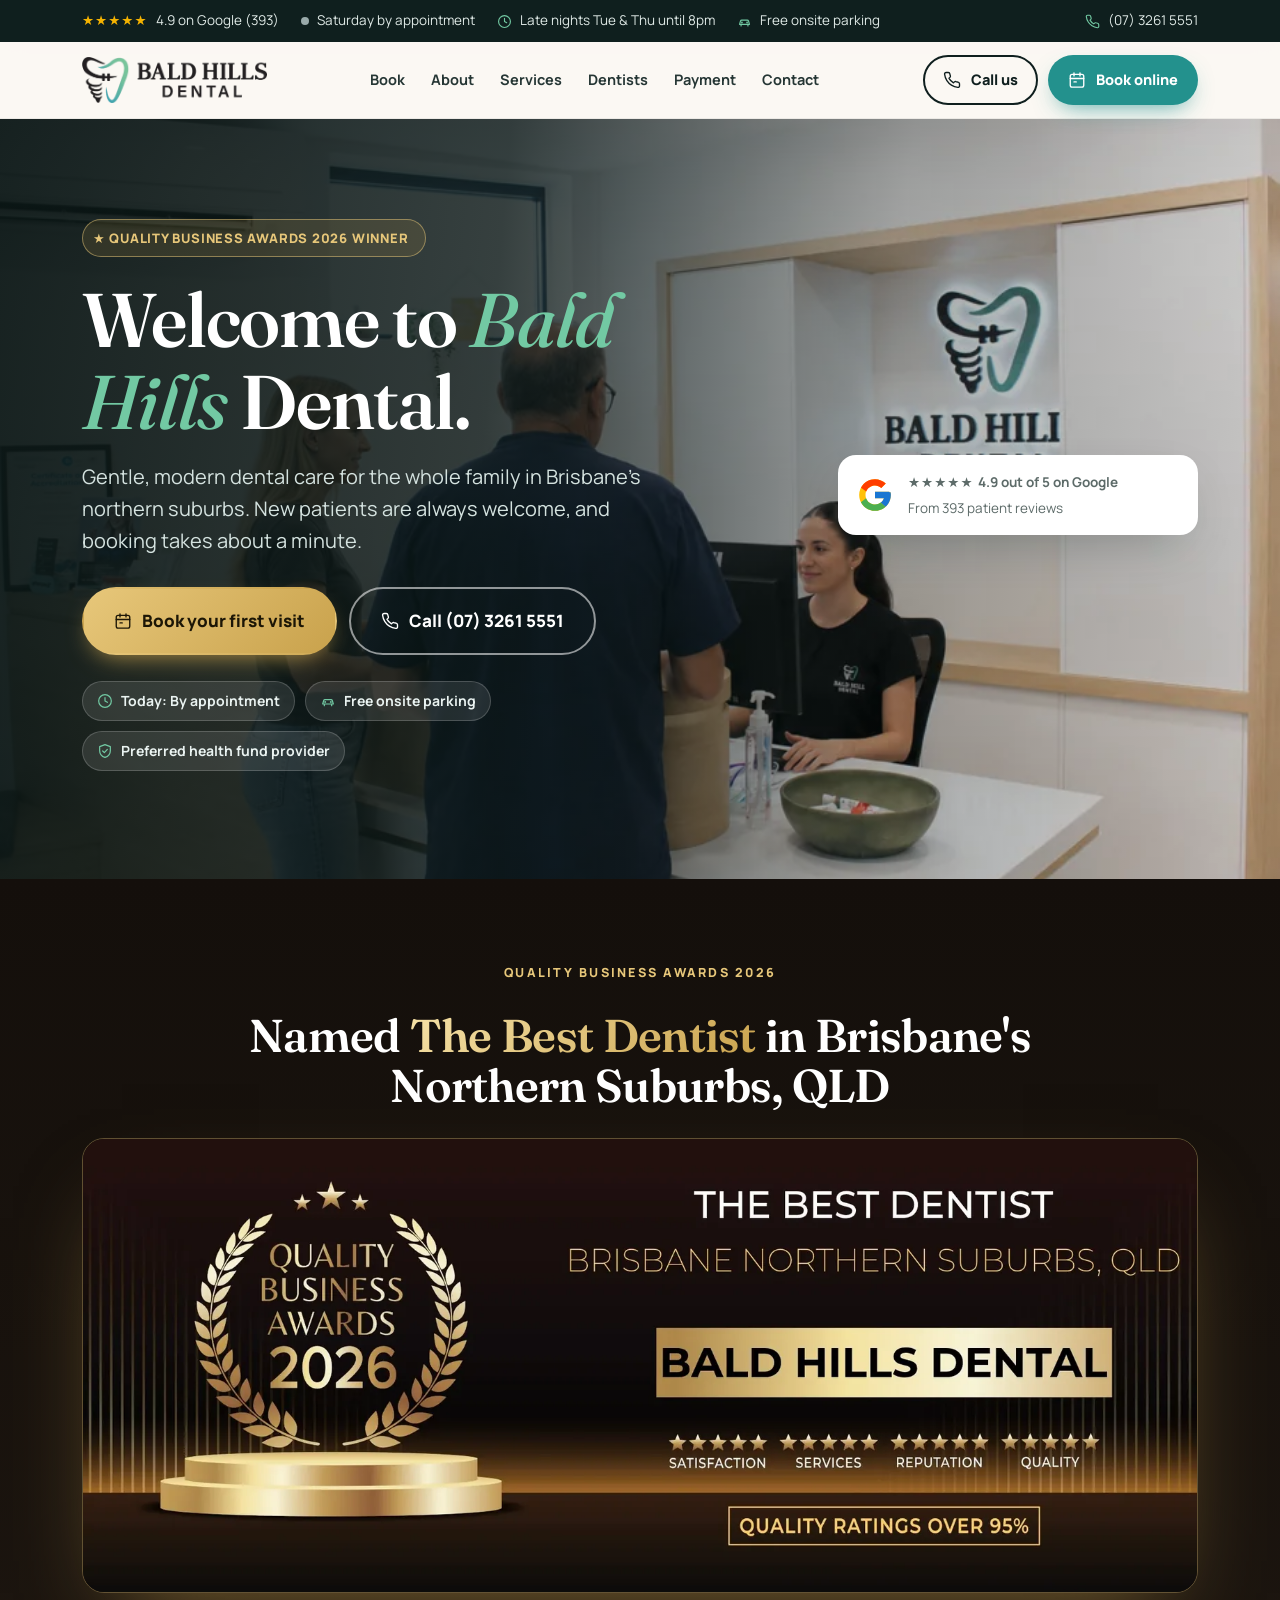
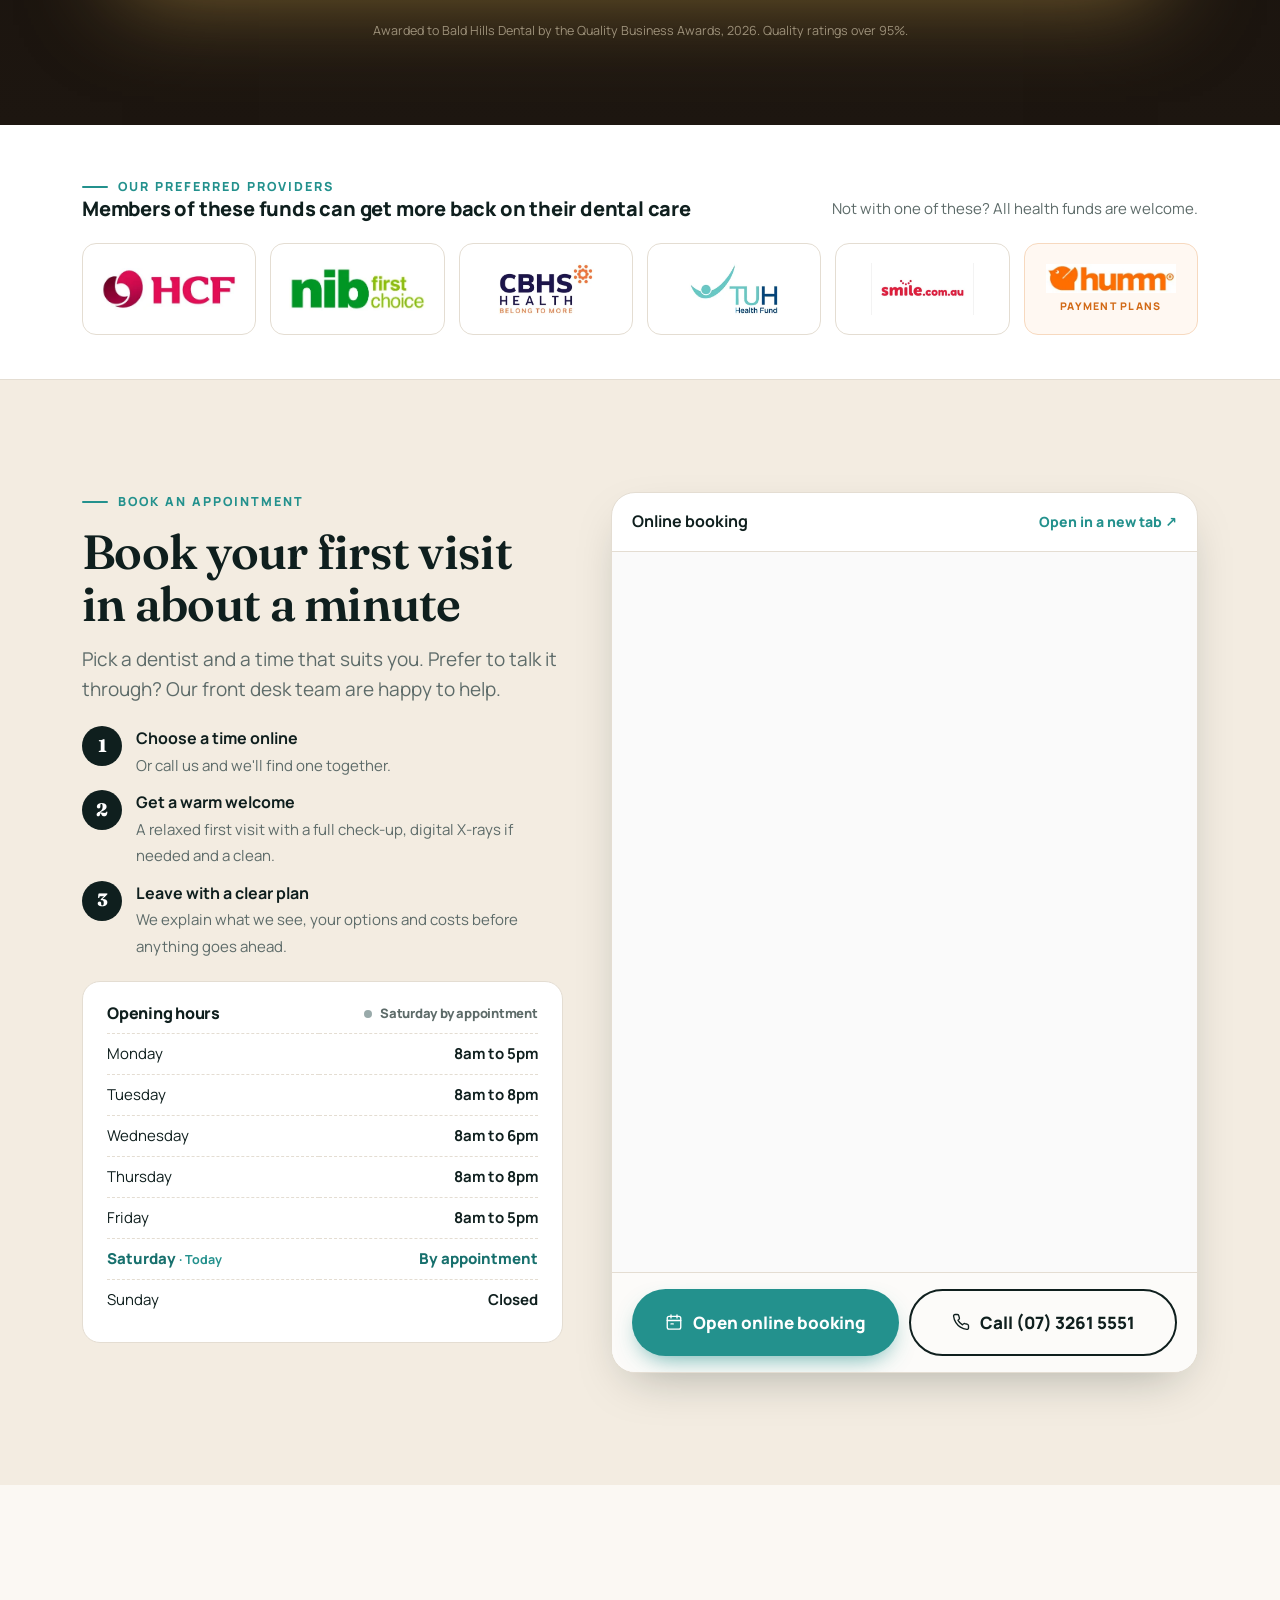
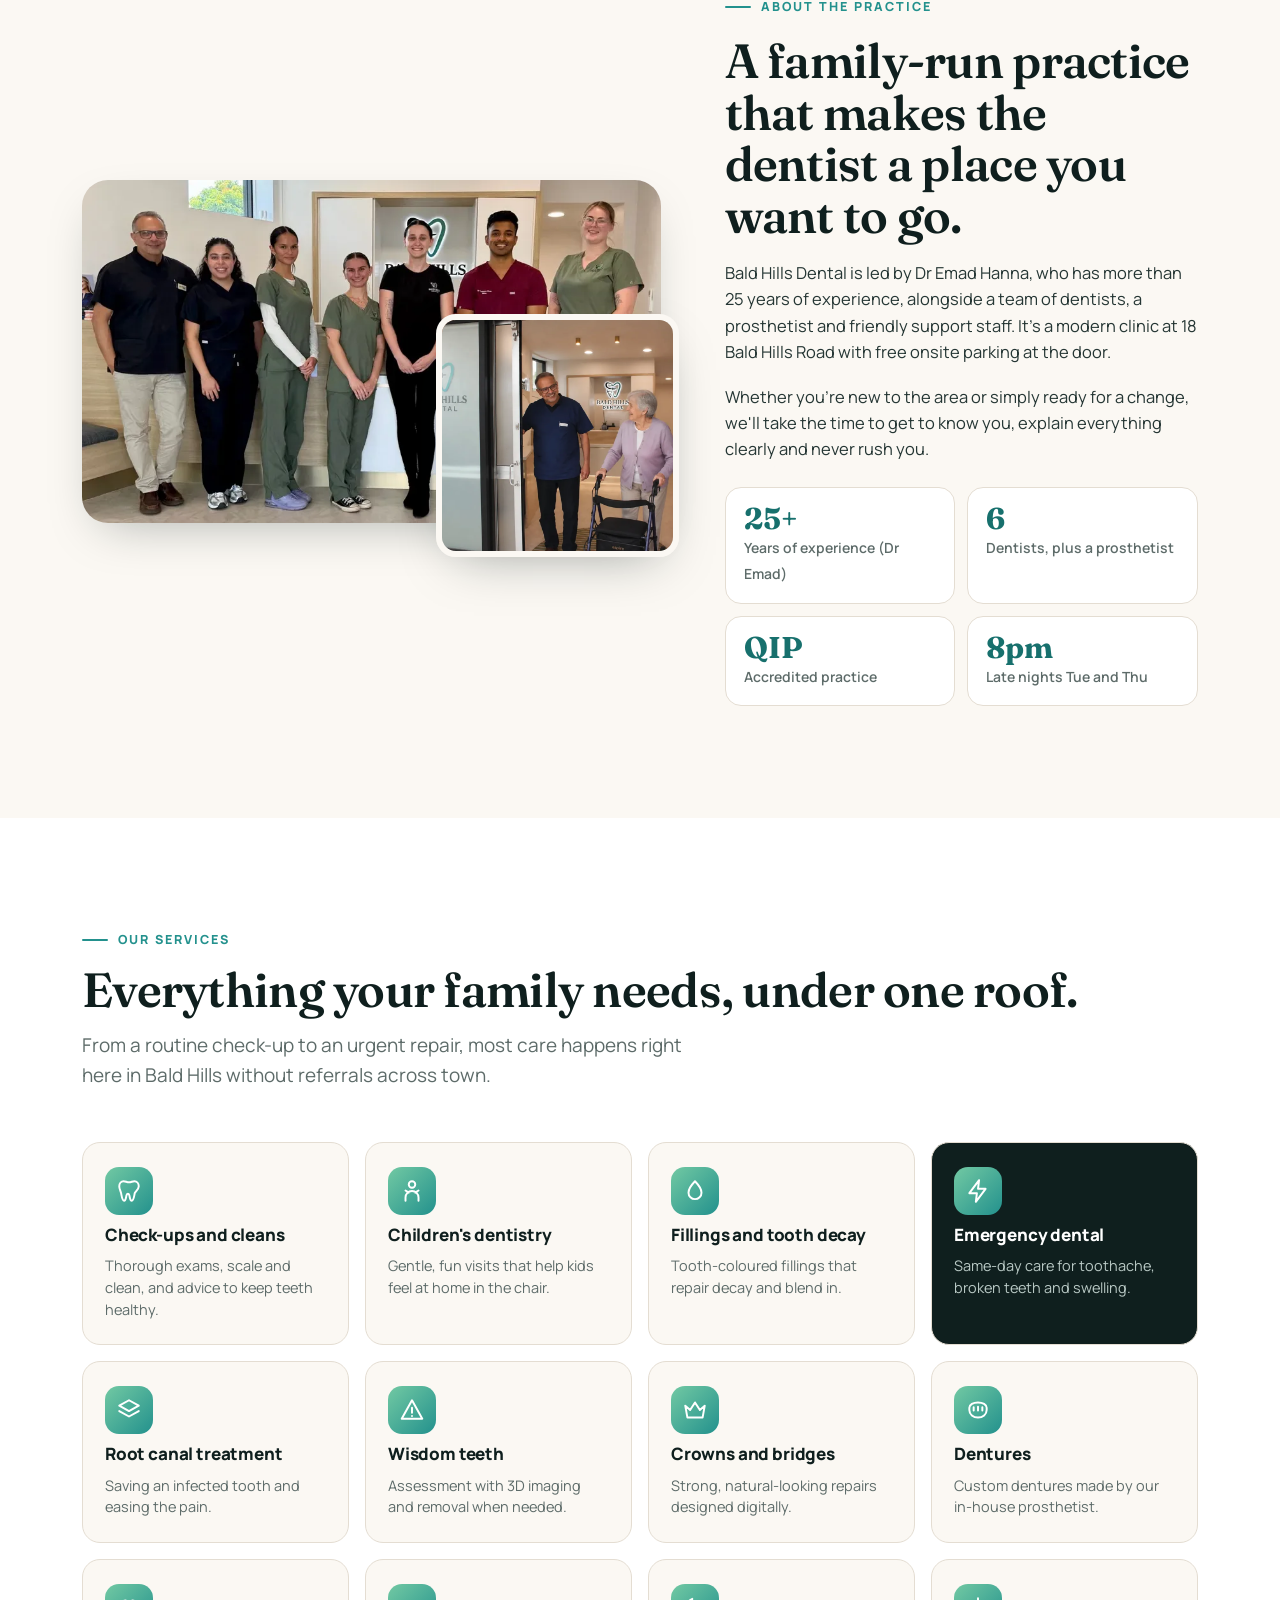
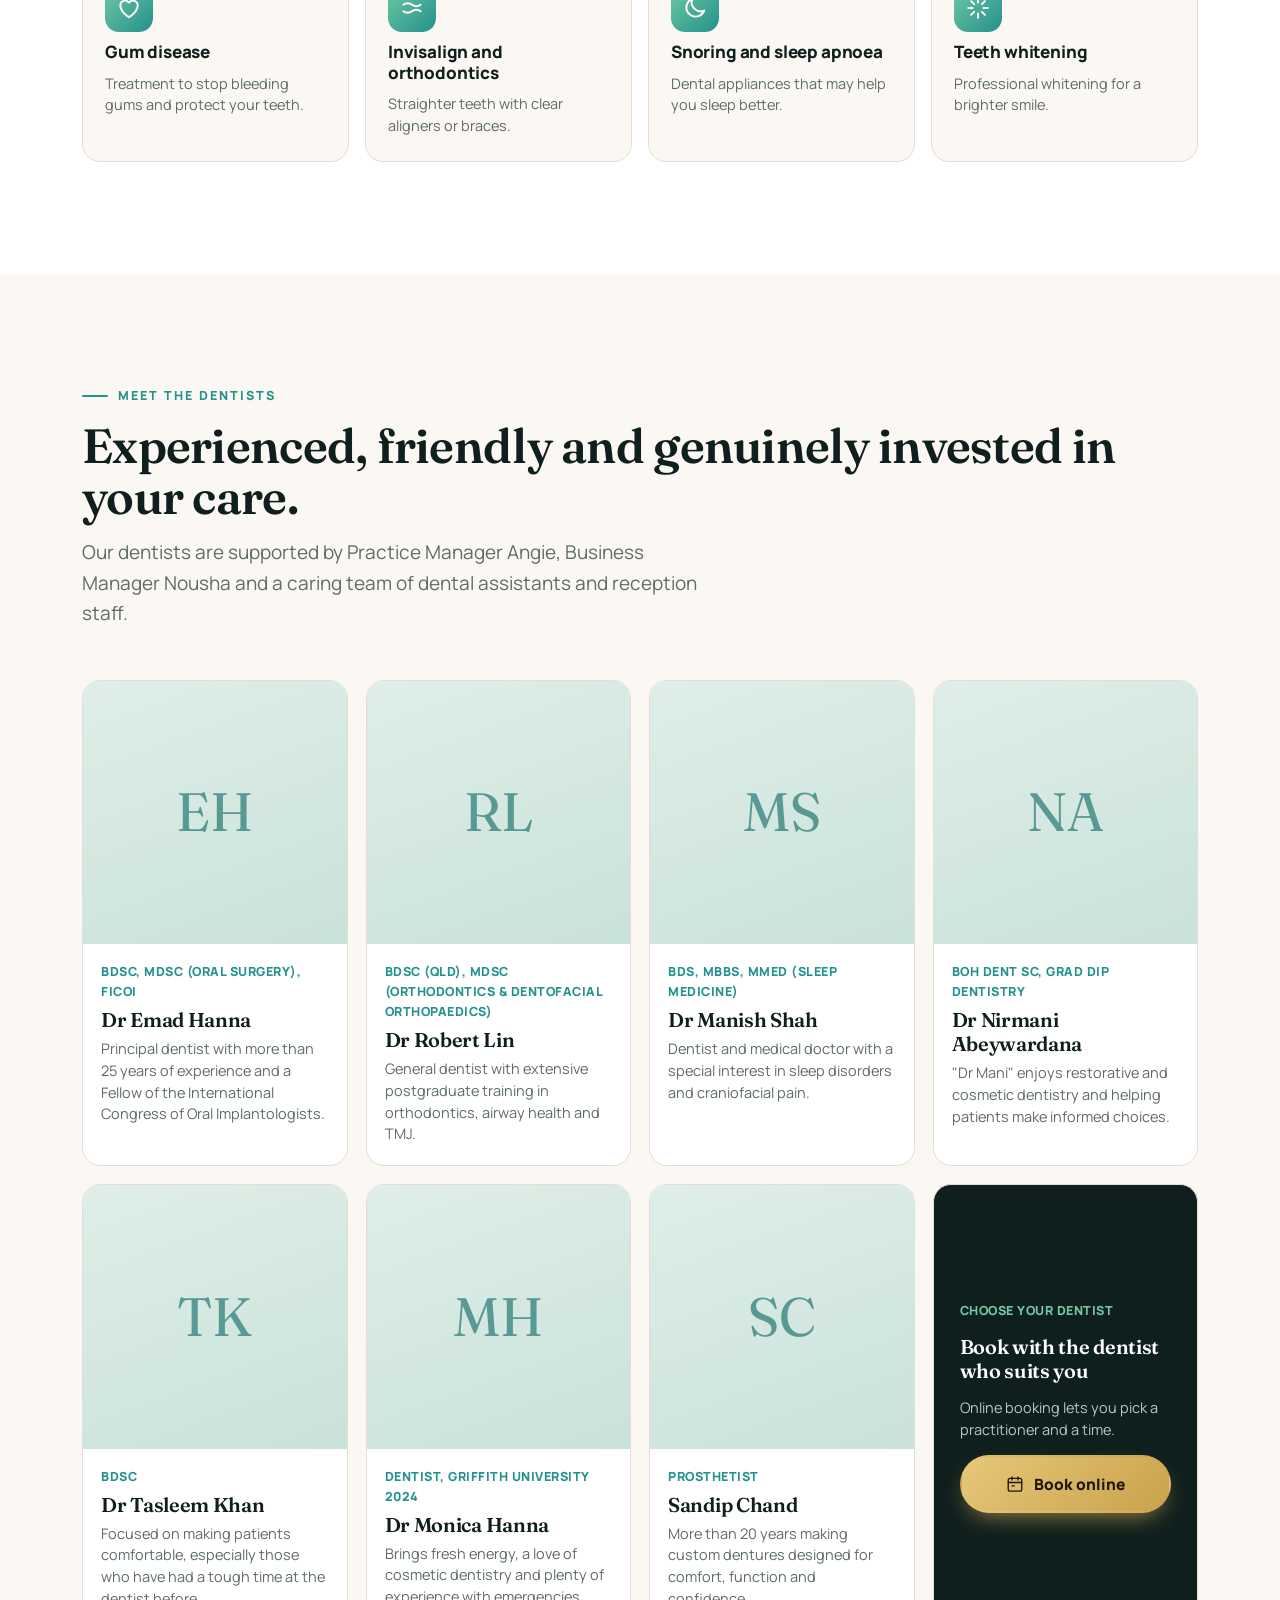
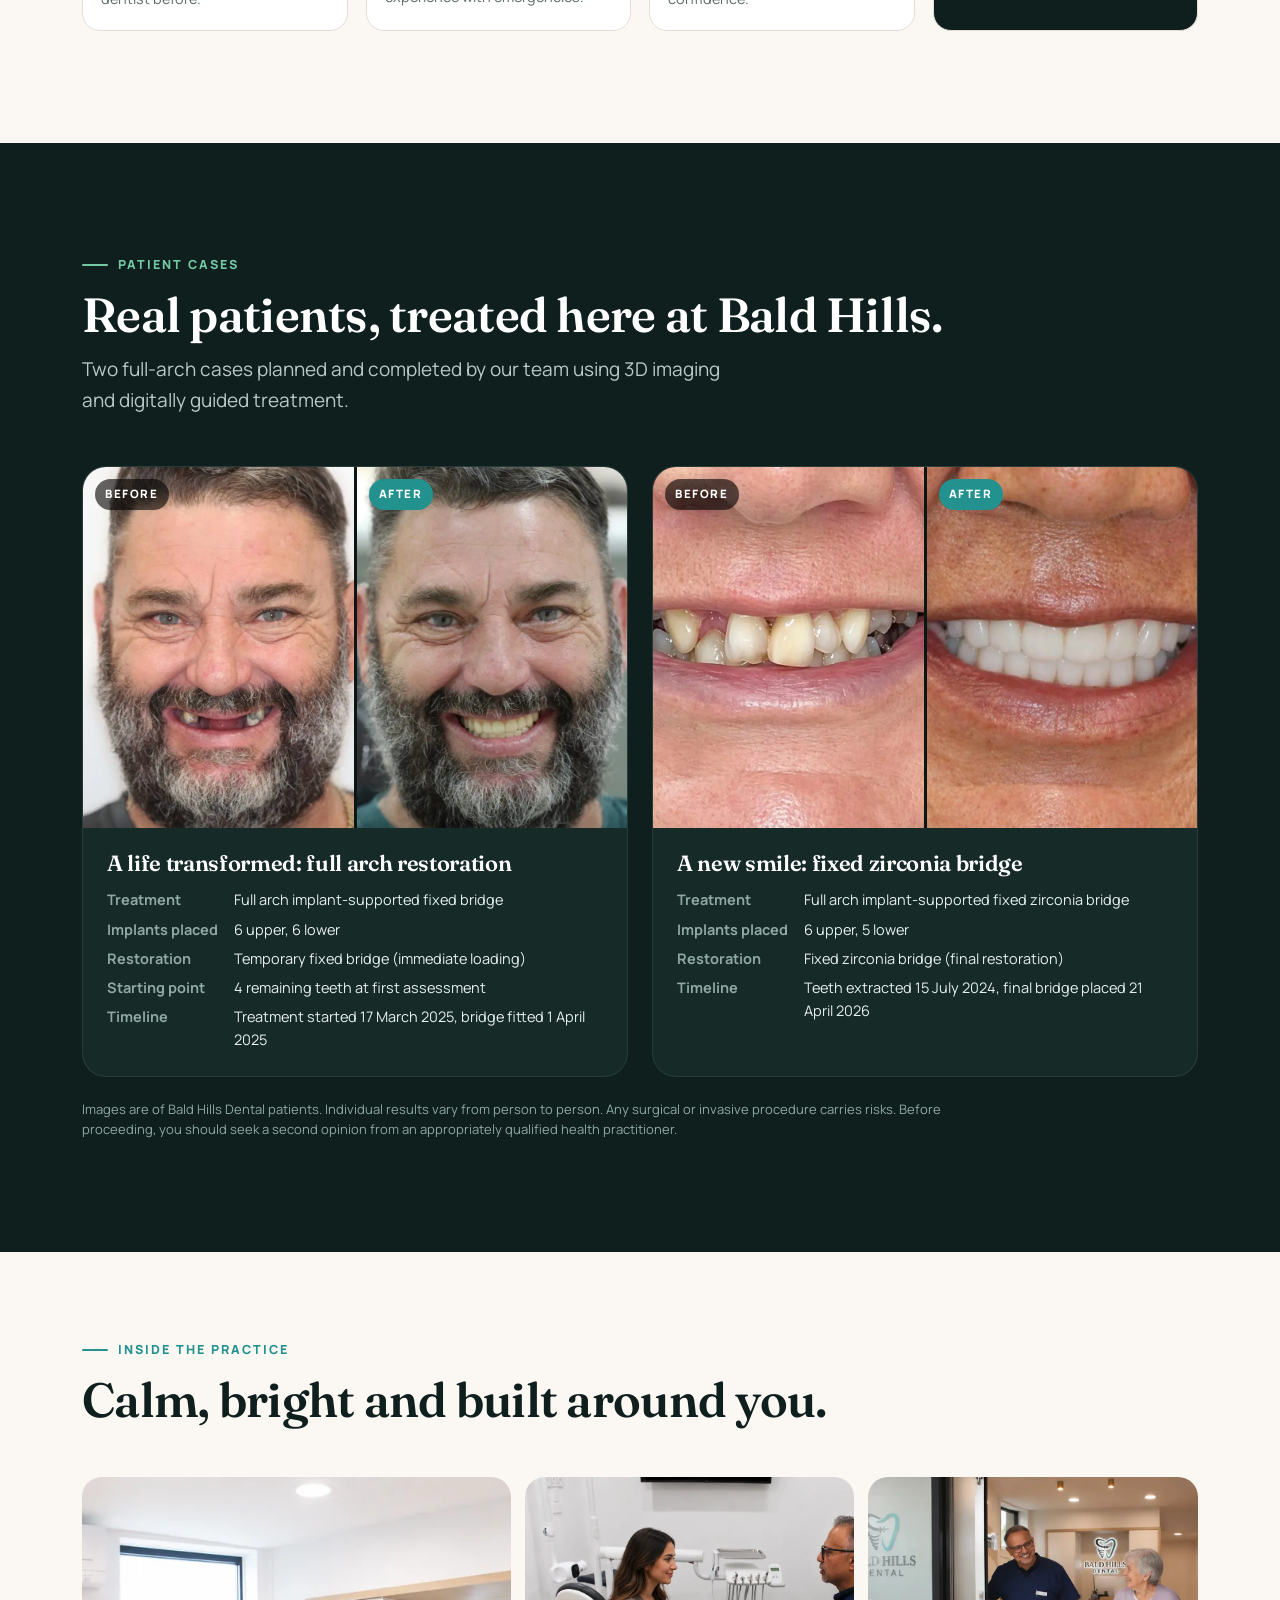
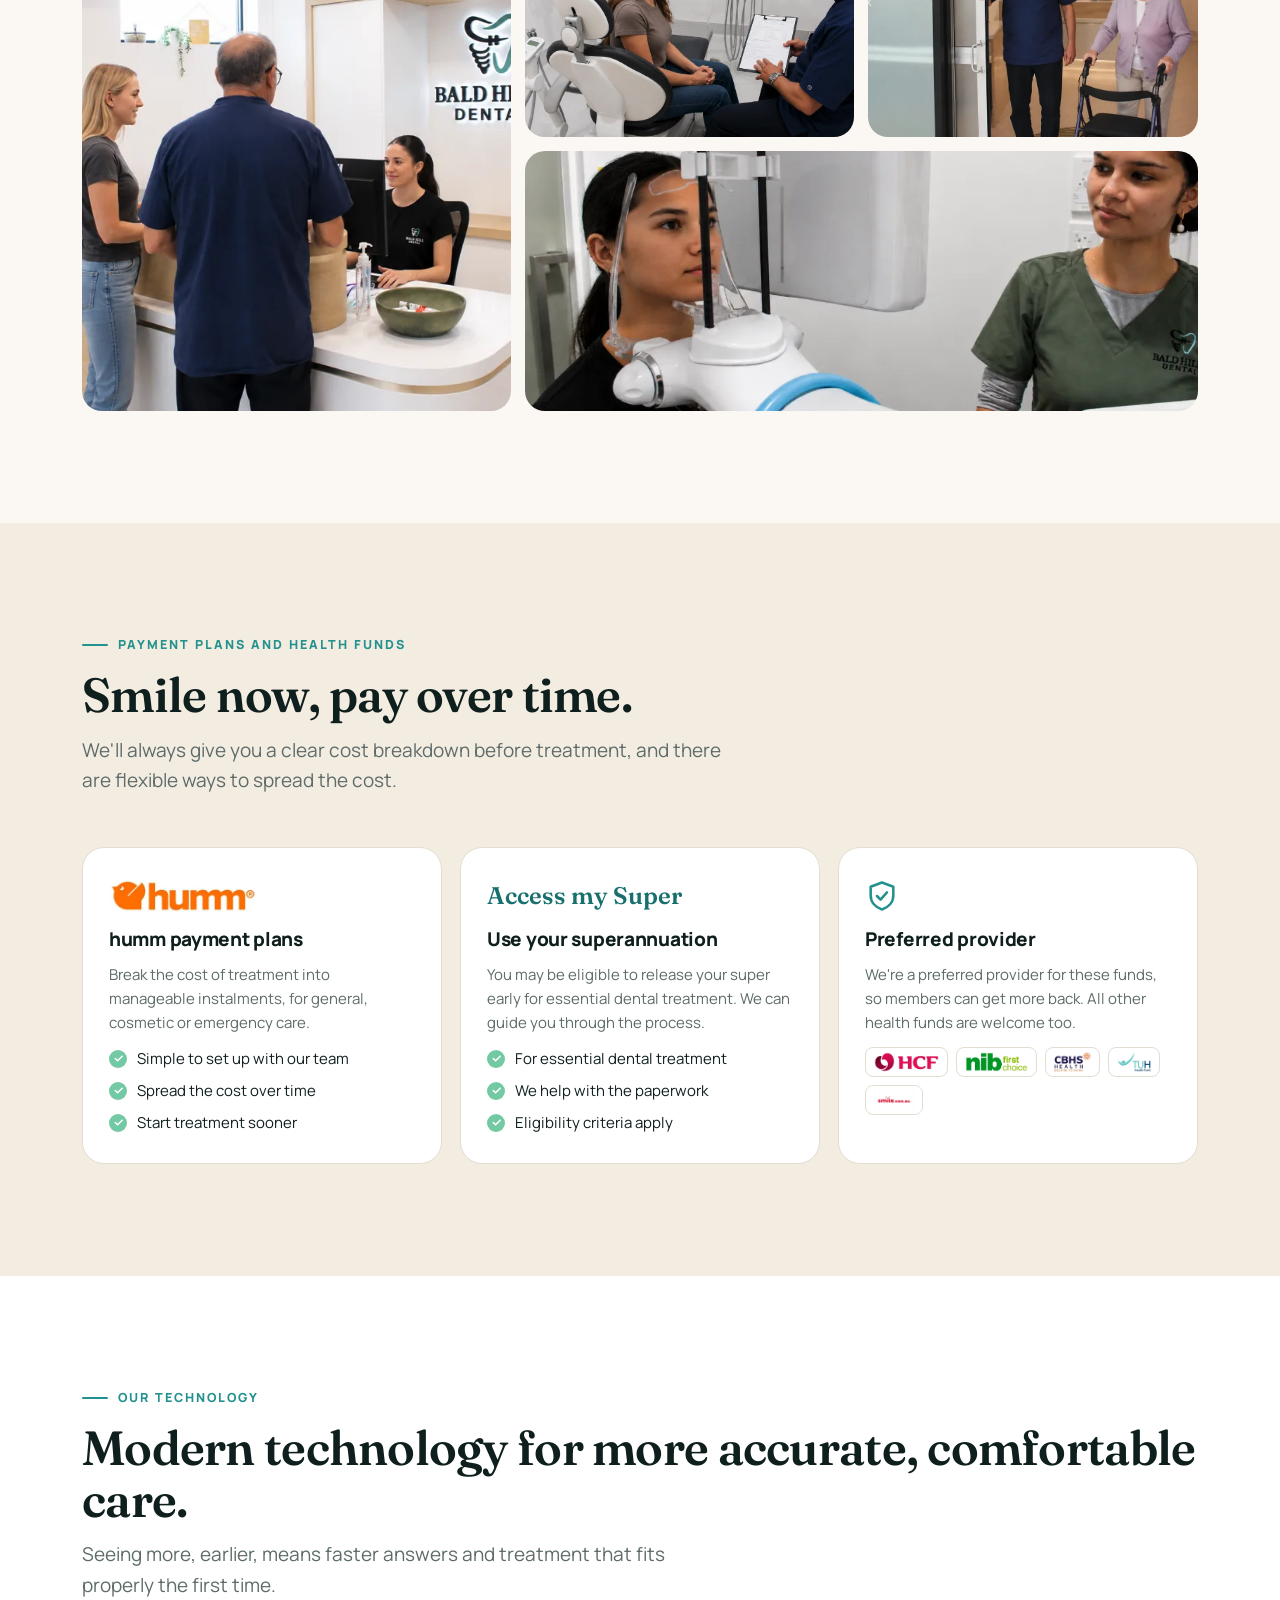
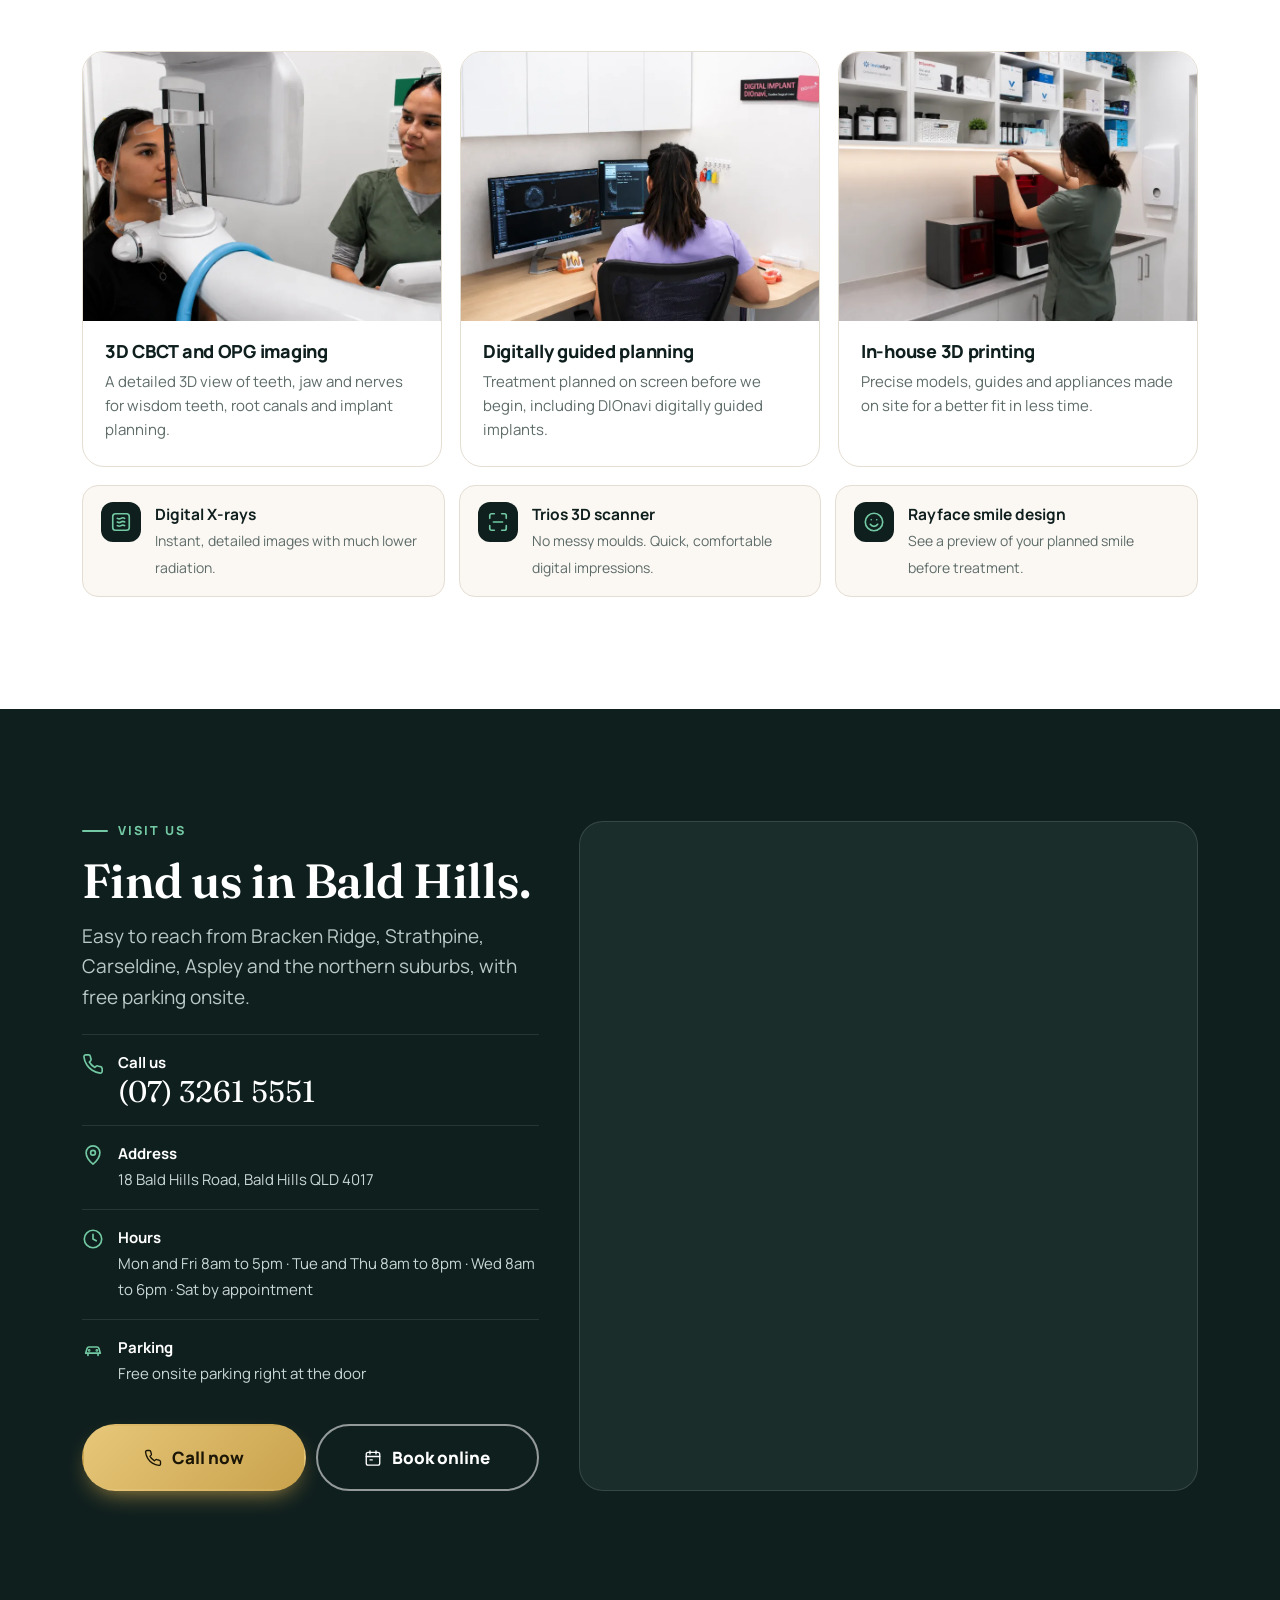
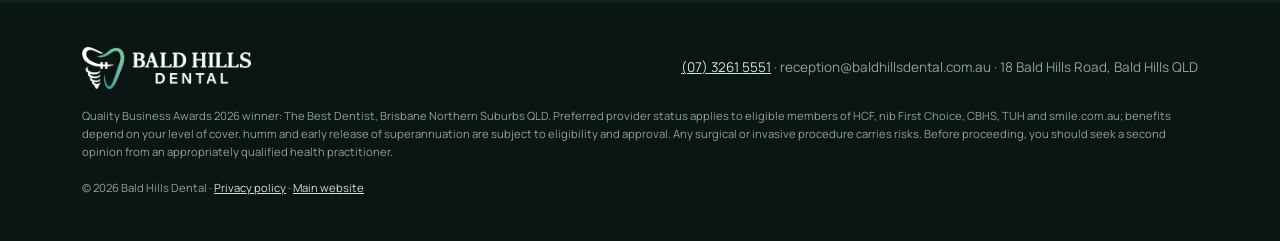
<file: new-patients/index.html>
<!doctype html>
<html lang="en-AU">
<head>
<meta charset="utf-8">
<meta name="viewport" content="width=device-width, initial-scale=1, viewport-fit=cover">
<title>New Patients Welcome | Bald Hills Dental, Brisbane North</title>
<meta name="description" content="Award-winning family dentist in Bald Hills. New patients welcome, late nights Tue and Thu, free parking and preferred provider for HCF, nib, CBHS and TUH. Book online.">
<meta name="robots" content="noindex, follow">
<meta name="theme-color" content="#0f1f1e">
<link rel="icon" href="../assets/images/logo-icon.webp">
<!-- Settings: add the real Google rating and review count from the practice's Google Business Profile.
     Leave rating blank and the badge simply says "Read our Google reviews". -->
<script>
  window.BHD = {
    rating: "4.9",       /* Google rating as at 5 Nov 2026 */
    reviewCount: "393",  /* update as reviews grow */
    reviewsUrl: "https://www.google.com/maps/search/?api=1&query=Bald+Hills+Dental+18+Bald+Hills+Rd+Bald+Hills+QLD"
  };
</script>
<!-- Google Tag Manager (Bald Hills Dental container) -->
<script>(function(w,d,s,l,i){w[l]=w[l]||[];w[l].push({'gtm.start':new Date().getTime(),event:'gtm.js'});var f=d.getElementsByTagName(s)[0],j=d.createElement(s),dl=l!='dataLayer'?'&l='+l:'';j.async=true;j.src='https://www.googletagmanager.com/gtm.js?id='+i+dl;f.parentNode.insertBefore(j,f);})(window,document,'script','dataLayer','GTM-NWV7RPR8');</script>
<link rel="preconnect" href="https://fonts.googleapis.com">
<link rel="preconnect" href="https://fonts.gstatic.com" crossorigin>
<link href="https://fonts.googleapis.com/css2?family=Fraunces:ital,opsz,wght@0,9..144,500;0,9..144,600;1,9..144,500&family=Manrope:wght@500;600;700;800&display=swap" rel="stylesheet">
<link rel="stylesheet" href="../assets/css/styles.css">
<link rel="preload" as="image" href="../assets/images/reception.webp">
</head>
<body data-page="new-patient">
<noscript><iframe src="https://www.googletagmanager.com/ns.html?id=GTM-NWV7RPR8" height="0" width="0" style="display:none;visibility:hidden"></iframe></noscript>

<div class="topbar"><div class="wrap">
  <div class="tb-items">
    <a class="tb-item" data-reviews-link href="#" target="_blank" rel="noopener"><span class="stars" data-stars>★★★★★</span><span data-reviews-short>Google reviews</span></a>
    <span class="tb-item"><span class="dot" data-open-dot></span><span data-open-status>Open Mon to Fri</span></span>
    <span class="tb-item tb-hide"><svg viewBox="0 0 24 24" fill="none" stroke="currentColor" stroke-width="1.8" stroke-linecap="round" stroke-linejoin="round" aria-hidden="true"><circle cx="12" cy="12" r="9.5"/><path d="M12 7v5l3.5 2"/></svg>Late nights Tue &amp; Thu until 8pm</span>
    <span class="tb-item tb-hide"><svg viewBox="0 0 24 24" fill="none" stroke="currentColor" stroke-width="1.8" stroke-linecap="round" stroke-linejoin="round" aria-hidden="true"><path d="M5 16.5h14M6.5 16.5V19M17.5 16.5V19M4 16.5l1.6-5.3A2 2 0 0 1 7.5 9.8h9a2 2 0 0 1 1.9 1.4l1.6 5.3"/><circle cx="7.8" cy="13.6" r=".6"/><circle cx="16.2" cy="13.6" r=".6"/></svg>Free onsite parking</span>
  </div>
  <a class="tb-item tb-hide js-call" href="tel:0732615551" data-loc="topbar"><svg viewBox="0 0 24 24" fill="none" stroke="currentColor" stroke-width="1.8" stroke-linecap="round" stroke-linejoin="round" aria-hidden="true"><path d="M22 16.9v3a2 2 0 0 1-2.2 2 19.8 19.8 0 0 1-8.6-3.1 19.5 19.5 0 0 1-6-6A19.8 19.8 0 0 1 2.1 4.2 2 2 0 0 1 4.1 2h3a2 2 0 0 1 2 1.7c.1.9.4 1.8.7 2.7a2 2 0 0 1-.5 2.1L8 9.8a16 16 0 0 0 6 6l1.3-1.3a2 2 0 0 1 2.1-.4c.9.3 1.8.6 2.7.7a2 2 0 0 1 1.7 2z"/></svg>(07) 3261 5551</a>
</div></div>
<header class="header"><div class="wrap">
  <a class="brand" href="#top" aria-label="Bald Hills Dental"><img src="../assets/images/logo-horizontal.webp" alt="Bald Hills Dental" width="800" height="199"></a>
  <nav class="nav" aria-label="Page sections">
    <a href="#book">Book</a><a href="#about">About</a><a href="#services">Services</a><a href="#team">Dentists</a><a href="#payment">Payment</a><a href="#contact">Contact</a>
  </nav>
  <div class="header-cta"><a class="btn btn-outline js-call " href="tel:0732615551" data-loc="header"><svg viewBox="0 0 24 24" fill="none" stroke="currentColor" stroke-width="1.8" stroke-linecap="round" stroke-linejoin="round" aria-hidden="true"><path d="M22 16.9v3a2 2 0 0 1-2.2 2 19.8 19.8 0 0 1-8.6-3.1 19.5 19.5 0 0 1-6-6A19.8 19.8 0 0 1 2.1 4.2 2 2 0 0 1 4.1 2h3a2 2 0 0 1 2 1.7c.1.9.4 1.8.7 2.7a2 2 0 0 1-.5 2.1L8 9.8a16 16 0 0 0 6 6l1.3-1.3a2 2 0 0 1 2.1-.4c.9.3 1.8.6 2.7.7a2 2 0 0 1 1.7 2z"/></svg>Call us</a><a class="btn btn-primary js-book " href="https://www.ultimoht.net.au/webappointment/PatientDetails.aspx?DentalOfficeID=16752235" target="_blank" rel="noopener" data-loc="header"><svg viewBox="0 0 24 24" fill="none" stroke="currentColor" stroke-width="1.8" stroke-linecap="round" stroke-linejoin="round" aria-hidden="true"><rect x="3" y="4.5" width="18" height="17" rx="2.5"/><path d="M16 2.5v4M8 2.5v4M3 10h18M8 14.5h3"/></svg>Book online</a></div>
</div></header>

<section class="hero" id="top">
  <div class="hero-bg"><img src="../assets/images/reception.webp" alt="" width="934" height="687" fetchpriority="high"></div>
  <div class="wrap">
    <div>
      <span class="hero-award-pill">★ Quality Business Awards 2026 winner</span>
      <h1>Welcome to <em>Bald Hills</em> Dental.</h1>
      <p class="sub">Gentle, modern dental care for the whole family in Brisbane's northern suburbs. New patients are always welcome, and booking takes about a minute.</p>
      <div class="hero-ctas"><a class="btn btn-gold btn-lg js-book " href="https://www.ultimoht.net.au/webappointment/PatientDetails.aspx?DentalOfficeID=16752235" target="_blank" rel="noopener" data-loc="hero"><svg viewBox="0 0 24 24" fill="none" stroke="currentColor" stroke-width="1.8" stroke-linecap="round" stroke-linejoin="round" aria-hidden="true"><rect x="3" y="4.5" width="18" height="17" rx="2.5"/><path d="M16 2.5v4M8 2.5v4M3 10h18M8 14.5h3"/></svg>Book your first visit</a><a class="btn btn-ghost btn-lg js-call " href="tel:0732615551" data-loc="hero"><svg viewBox="0 0 24 24" fill="none" stroke="currentColor" stroke-width="1.8" stroke-linecap="round" stroke-linejoin="round" aria-hidden="true"><path d="M22 16.9v3a2 2 0 0 1-2.2 2 19.8 19.8 0 0 1-8.6-3.1 19.5 19.5 0 0 1-6-6A19.8 19.8 0 0 1 2.1 4.2 2 2 0 0 1 4.1 2h3a2 2 0 0 1 2 1.7c.1.9.4 1.8.7 2.7a2 2 0 0 1-.5 2.1L8 9.8a16 16 0 0 0 6 6l1.3-1.3a2 2 0 0 1 2.1-.4c.9.3 1.8.6 2.7.7a2 2 0 0 1 1.7 2z"/></svg>Call (07) 3261 5551</a></div>
      <div class="hero-facts">
        <span class="chip"><svg viewBox="0 0 24 24" fill="none" stroke="currentColor" stroke-width="1.8" stroke-linecap="round" stroke-linejoin="round" aria-hidden="true"><circle cx="12" cy="12" r="9.5"/><path d="M12 7v5l3.5 2"/></svg><span data-today-hours>Open Mon to Sat</span></span>
        <span class="chip"><svg viewBox="0 0 24 24" fill="none" stroke="currentColor" stroke-width="1.8" stroke-linecap="round" stroke-linejoin="round" aria-hidden="true"><path d="M5 16.5h14M6.5 16.5V19M17.5 16.5V19M4 16.5l1.6-5.3A2 2 0 0 1 7.5 9.8h9a2 2 0 0 1 1.9 1.4l1.6 5.3"/><circle cx="7.8" cy="13.6" r=".6"/><circle cx="16.2" cy="13.6" r=".6"/></svg>Free onsite parking</span>
        <span class="chip"><svg viewBox="0 0 24 24" fill="none" stroke="currentColor" stroke-width="1.8" stroke-linecap="round" stroke-linejoin="round" aria-hidden="true"><path d="M12 2.5l8 3v6c0 5-3.4 8.6-8 10-4.6-1.4-8-5-8-10v-6z"/><path d="M8.5 12l2.5 2.5 4.5-5"/></svg>Preferred health fund provider</span>
      </div>
    </div>
    <div class="hero-side">
      <a class="review-card" data-reviews-link href="#" target="_blank" rel="noopener"><svg class="g" viewBox="0 0 48 48" aria-hidden="true"><path fill="#FFC107" d="M43.6 20.5H42V20H24v8h11.3C33.7 32.7 29.2 36 24 36c-6.6 0-12-5.4-12-12s5.4-12 12-12c3.1 0 5.8 1.2 7.9 3.1l5.7-5.7C34 6.1 29.3 4 24 4 12.9 4 4 12.9 4 24s8.9 20 20 20 20-8.9 20-20c0-1.3-.1-2.4-.4-3.5z"/><path fill="#FF3D00" d="M6.3 14.7l6.6 4.8C14.7 15.1 19 12 24 12c3.1 0 5.8 1.2 7.9 3.1l5.7-5.7C34 6.1 29.3 4 24 4 16.3 4 9.7 8.3 6.3 14.7z"/><path fill="#4CAF50" d="M24 44c5.2 0 9.9-2 13.4-5.2l-6.2-5.2C29.2 35.1 26.7 36 24 36c-5.2 0-9.6-3.3-11.3-8l-6.5 5C9.5 39.6 16.2 44 24 44z"/><path fill="#1976D2" d="M43.6 20.5H42V20H24v8h11.3c-.8 2.2-2.2 4.2-4.1 5.6l6.2 5.2C37 39.2 44 34 44 24c0-1.3-.1-2.4-.4-3.5z"/></svg><div><strong><span class="stars" data-stars>★★★★★ </span><span data-reviews-title>Read our Google reviews</span></strong><span data-reviews-sub>See what local patients say</span></div></a>
    </div>
  </div>
</section>

<section class="award" aria-labelledby="award-h">
  <div class="wrap">
    <span class="kicker">Quality Business Awards 2026</span>
    <h2 id="award-h">Named <span>The Best Dentist</span> in Brisbane's Northern Suburbs, QLD</h2>
    <div class="award-frame reveal"><img src="../assets/images/award-banner.webp" alt="Quality Business Awards 2026: The Best Dentist, Brisbane Northern Suburbs QLD, Bald Hills Dental. Quality ratings over 95 percent." width="1600" height="650" loading="lazy"></div>
    <small>Awarded to Bald Hills Dental by the Quality Business Awards, 2026. Quality ratings over 95%.</small>
  </div>
</section>

<section class="providers" aria-label="Preferred providers">
  <div class="wrap">
    <div class="providers-head">
      <div><span class="eyebrow">Our preferred providers</span><h3>Members of these funds can get more back on their dental care</h3></div>
      <p>Not with one of these? All health funds are welcome.</p>
    </div>
    <div class="logo-row reveal"><div class="logo-tile"><img src="../assets/images/fund-hcf.webp" alt="HCF" loading="lazy"></div><div class="logo-tile"><img src="../assets/images/fund-nib.webp" alt="nib First Choice" loading="lazy"></div><div class="logo-tile"><img src="../assets/images/fund-cbhs.webp" alt="CBHS Health" loading="lazy"></div><div class="logo-tile"><img src="../assets/images/fund-tuh.webp" alt="TUH Health Fund" loading="lazy"></div><div class="logo-tile"><img src="../assets/images/fund-smile.webp" alt="smile.com.au" loading="lazy"></div><div class="logo-tile pay"><img src="../assets/images/pay-humm.webp" alt="humm" loading="lazy" style="max-height:30px"><span class="tag">Payment plans</span></div></div>
  </div>
</section>

<section class="section booking" id="book">
  <div class="wrap booking-grid">
    <div class="book-info">
      <div class="section-head" style="margin-bottom:0"><span class="eyebrow">Book an appointment</span><h2>Book your first visit in about a minute</h2><p class="lead">Pick a dentist and a time that suits you. Prefer to talk it through? Our front desk team are happy to help.</p></div>
      <div class="steps"><div class="step"><div><strong>Choose a time online</strong><span>Or call us and we'll find one together.</span></div></div><div class="step"><div><strong>Get a warm welcome</strong><span>A relaxed first visit with a full check-up, digital X-rays if needed and a clean.</span></div></div><div class="step"><div><strong>Leave with a clear plan</strong><span>We explain what we see, your options and costs before anything goes ahead.</span></div></div></div>
      <div class="hours"><h3>Opening hours <span class="status"><span class="dot" data-open-dot></span><span data-open-status></span></span></h3><table><tr data-day="1"><td>Monday</td><td>8am to 5pm</td></tr><tr data-day="2"><td>Tuesday</td><td>8am to 8pm</td></tr><tr data-day="3"><td>Wednesday</td><td>8am to 6pm</td></tr><tr data-day="4"><td>Thursday</td><td>8am to 8pm</td></tr><tr data-day="5"><td>Friday</td><td>8am to 5pm</td></tr><tr data-day="6"><td>Saturday</td><td>By appointment</td></tr><tr data-day="0"><td>Sunday</td><td>Closed</td></tr></table></div>
    </div>
    <div class="book-frame reveal">
      <div class="book-frame-head"><strong>Online booking</strong><a class="js-book" href="https://www.ultimoht.net.au/webappointment/PatientDetails.aspx?DentalOfficeID=16752235" target="_blank" rel="noopener" data-loc="booking-newtab">Open in a new tab ↗</a></div>
      <iframe src="https://www.ultimoht.net.au/webappointment/PatientDetails.aspx?DentalOfficeID=16752235" title="Bald Hills Dental online booking" loading="lazy"></iframe>
      <div class="book-frame-foot"><a class="btn btn-primary btn-lg js-book " href="https://www.ultimoht.net.au/webappointment/PatientDetails.aspx?DentalOfficeID=16752235" target="_blank" rel="noopener" data-loc="booking"><svg viewBox="0 0 24 24" fill="none" stroke="currentColor" stroke-width="1.8" stroke-linecap="round" stroke-linejoin="round" aria-hidden="true"><rect x="3" y="4.5" width="18" height="17" rx="2.5"/><path d="M16 2.5v4M8 2.5v4M3 10h18M8 14.5h3"/></svg>Open online booking</a><a class="btn btn-outline btn-lg js-call " href="tel:0732615551" data-loc="booking"><svg viewBox="0 0 24 24" fill="none" stroke="currentColor" stroke-width="1.8" stroke-linecap="round" stroke-linejoin="round" aria-hidden="true"><path d="M22 16.9v3a2 2 0 0 1-2.2 2 19.8 19.8 0 0 1-8.6-3.1 19.5 19.5 0 0 1-6-6A19.8 19.8 0 0 1 2.1 4.2 2 2 0 0 1 4.1 2h3a2 2 0 0 1 2 1.7c.1.9.4 1.8.7 2.7a2 2 0 0 1-.5 2.1L8 9.8a16 16 0 0 0 6 6l1.3-1.3a2 2 0 0 1 2.1-.4c.9.3 1.8.6 2.7.7a2 2 0 0 1 1.7 2z"/></svg>Call (07) 3261 5551</a></div>
    </div>
  </div>
</section>

<section class="section" id="about">
  <div class="wrap about-grid">
    <div class="about-media reveal">
      <img class="main" src="../assets/images/team.webp" alt="The Bald Hills Dental team at reception" width="909" height="539" loading="lazy">
      <img class="float" src="../assets/images/welcome.webp" alt="Dr Emad Hanna welcoming a patient at the front door" width="881" height="799" loading="lazy">
    </div>
    <div class="about-copy">
      <span class="eyebrow">About the practice</span>
      <h2>A family-run practice that makes the dentist a place you want to go.</h2>
      <p>Bald Hills Dental is led by Dr Emad Hanna, who has more than 25 years of experience, alongside a team of dentists, a prosthetist and friendly support staff. It's a modern clinic at 18 Bald Hills Road with free onsite parking at the door.</p>
      <p>Whether you're new to the area or simply ready for a change, we'll take the time to get to know you, explain everything clearly and never rush you.</p>
      <div class="stats">
        <div class="stat"><b>25+</b><span>Years of experience (Dr Emad)</span></div>
        <div class="stat"><b>6</b><span>Dentists, plus a prosthetist</span></div>
        <div class="stat"><b>QIP</b><span>Accredited practice</span></div>
        <div class="stat"><b>8pm</b><span>Late nights Tue and Thu</span></div>
      </div>
    </div>
  </div>
</section>

<section class="section services" id="services">
  <div class="wrap">
    <div class="section-head"><span class="eyebrow">Our services</span><h2>Everything your family needs, under one roof.</h2><p class="lead">From a routine check-up to an urgent repair, most care happens right here in Bald Hills without referrals across town.</p></div>
    <div class="svc-grid reveal"><div class="svc"><div class="ic"><svg viewBox="0 0 24 24" fill="none" stroke="currentColor" stroke-width="1.8" stroke-linecap="round" stroke-linejoin="round" aria-hidden="true"><path d="M7 3c-2.2 0-4 1.8-4 4.5 0 2.5 1 4 1.6 6.2.6 2.3.9 7.3 2.9 7.3 1.6 0 1.7-3.4 2.2-5 .3-1 .7-1.5 1.3-1.5s1 .5 1.3 1.5c.5 1.6.6 5 2.2 5 2 0 2.3-5 2.9-7.3C19 11.5 21 10 21 7.5 21 4.8 19.2 3 17 3c-1.9 0-3 1-5 1S8.9 3 7 3z"/></svg></div><h3>Check-ups and cleans</h3><p>Thorough exams, scale and clean, and advice to keep teeth healthy.</p></div><div class="svc"><div class="ic"><svg viewBox="0 0 24 24" fill="none" stroke="currentColor" stroke-width="1.8" stroke-linecap="round" stroke-linejoin="round" aria-hidden="true"><circle cx="12" cy="6" r="3"/><path d="M6 21v-3a6 6 0 0 1 12 0v3M9 13.5l-3-2M15 13.5l3-2"/></svg></div><h3>Children's dentistry</h3><p>Gentle, fun visits that help kids feel at home in the chair.</p></div><div class="svc"><div class="ic"><svg viewBox="0 0 24 24" fill="none" stroke="currentColor" stroke-width="1.8" stroke-linecap="round" stroke-linejoin="round" aria-hidden="true"><path d="M12 3s6 6.2 6 10.5a6 6 0 0 1-12 0C6 9.2 12 3 12 3z"/></svg></div><h3>Fillings and tooth decay</h3><p>Tooth-coloured fillings that repair decay and blend in.</p></div><div class="svc feature"><div class="ic"><svg viewBox="0 0 24 24" fill="none" stroke="currentColor" stroke-width="1.8" stroke-linecap="round" stroke-linejoin="round" aria-hidden="true"><path d="M13 2L4 14h7l-1 8 9-12h-7z"/></svg></div><h3>Emergency dental</h3><p>Same-day care for toothache, broken teeth and swelling.</p></div><div class="svc"><div class="ic"><svg viewBox="0 0 24 24" fill="none" stroke="currentColor" stroke-width="1.8" stroke-linecap="round" stroke-linejoin="round" aria-hidden="true"><path d="M12 3l9 5-9 5-9-5z"/><path d="M3 13l9 5 9-5"/></svg></div><h3>Root canal treatment</h3><p>Saving an infected tooth and easing the pain.</p></div><div class="svc"><div class="ic"><svg viewBox="0 0 24 24" fill="none" stroke="currentColor" stroke-width="1.8" stroke-linecap="round" stroke-linejoin="round" aria-hidden="true"><path d="M12 3l9.5 17h-19z"/><path d="M12 10v4.5M12 17.5h.01"/></svg></div><h3>Wisdom teeth</h3><p>Assessment with 3D imaging and removal when needed.</p></div><div class="svc"><div class="ic"><svg viewBox="0 0 24 24" fill="none" stroke="currentColor" stroke-width="1.8" stroke-linecap="round" stroke-linejoin="round" aria-hidden="true"><path d="M3 8l4.5 4L12 5l4.5 7L21 8l-2 11H5z"/></svg></div><h3>Crowns and bridges</h3><p>Strong, natural-looking repairs designed digitally.</p></div><div class="svc"><div class="ic"><svg viewBox="0 0 24 24" fill="none" stroke="currentColor" stroke-width="1.8" stroke-linecap="round" stroke-linejoin="round" aria-hidden="true"><path d="M4 10c0-3 3.6-5 8-5s8 2 8 5v2c0 4-3.6 7-8 7s-8-3-8-7z"/><path d="M8 9.5v3M12 9v3.5M16 9.5v3"/></svg></div><h3>Dentures</h3><p>Custom dentures made by our in-house prosthetist.</p></div><div class="svc"><div class="ic"><svg viewBox="0 0 24 24" fill="none" stroke="currentColor" stroke-width="1.8" stroke-linecap="round" stroke-linejoin="round" aria-hidden="true"><path d="M12 20.5s-8-4.6-8-10.7A4.4 4.4 0 0 1 12 7a4.4 4.4 0 0 1 8 2.8c0 6.1-8 10.7-8 10.7z"/></svg></div><h3>Gum disease</h3><p>Treatment to stop bleeding gums and protect your teeth.</p></div><div class="svc"><div class="ic"><svg viewBox="0 0 24 24" fill="none" stroke="currentColor" stroke-width="1.8" stroke-linecap="round" stroke-linejoin="round" aria-hidden="true"><path d="M4 9c2.7-2 5.3-2 8 0s5.3 2 8 0M4 15c2.7 2 5.3 2 8 0s5.3-2 8 0"/></svg></div><h3>Invisalign and orthodontics</h3><p>Straighter teeth with clear aligners or braces.</p></div><div class="svc"><div class="ic"><svg viewBox="0 0 24 24" fill="none" stroke="currentColor" stroke-width="1.8" stroke-linecap="round" stroke-linejoin="round" aria-hidden="true"><path d="M20.5 14.5A8.5 8.5 0 0 1 9.5 3.5a8.5 8.5 0 1 0 11 11z"/></svg></div><h3>Snoring and sleep apnoea</h3><p>Dental appliances that may help you sleep better.</p></div><div class="svc"><div class="ic"><svg viewBox="0 0 24 24" fill="none" stroke="currentColor" stroke-width="1.8" stroke-linecap="round" stroke-linejoin="round" aria-hidden="true"><path d="M12 3v4M12 17v4M3 12h4M17 12h4M5.6 5.6l2.8 2.8M15.6 15.6l2.8 2.8M18.4 5.6l-2.8 2.8M8.4 15.6l-2.8 2.8"/></svg></div><h3>Teeth whitening</h3><p>Professional whitening for a brighter smile.</p></div></div>
  </div>
</section>

<section class="section" id="team" style="background:var(--cream)">
  <div class="wrap">
    <div class="section-head"><span class="eyebrow">Meet the dentists</span><h2>Experienced, friendly and genuinely invested in your care.</h2><p class="lead">Our dentists are supported by Practice Manager Angie, Business Manager Nousha and a caring team of dental assistants and reception staff.</p></div>
    <div class="team-grid reveal"><article class="doc"><div class="ph"><img src="https://baldhillsdental.com.au/wp-content/uploads/2024/12/Dr-Emad-Hanna-square-image.jpg" alt="Dr Emad Hanna" loading="lazy" width="400" height="400"><span class="mono">EH</span></div><div class="bd"><span class="q">BDSc, MDSc (Oral Surgery), FICOI</span><h3>Dr Emad Hanna</h3><p>Principal dentist with more than 25 years of experience and a Fellow of the International Congress of Oral Implantologists.</p></div></article><article class="doc"><div class="ph"><img src="https://baldhillsdental.com.au/wp-content/uploads/2025/04/2.1.png" alt="Dr Robert Lin" loading="lazy" width="400" height="400"><span class="mono">RL</span></div><div class="bd"><span class="q">BDSc (QLD), MDSc (Orthodontics &amp; Dentofacial Orthopaedics)</span><h3>Dr Robert Lin</h3><p>General dentist with extensive postgraduate training in orthodontics, airway health and TMJ.</p></div></article><article class="doc"><div class="ph"><img src="https://baldhillsdental.com.au/wp-content/uploads/2024/12/Dr-Manish-Shah-square-image.jpg" alt="Dr Manish Shah" loading="lazy" width="400" height="400"><span class="mono">MS</span></div><div class="bd"><span class="q">BDS, MBBS, MMed (Sleep Medicine)</span><h3>Dr Manish Shah</h3><p>Dentist and medical doctor with a special interest in sleep disorders and craniofacial pain.</p></div></article><article class="doc"><div class="ph"><img src="https://baldhillsdental.com.au/wp-content/uploads/2025/04/1.1.png" alt="Dr Nirmani Abeywardana" loading="lazy" width="400" height="400"><span class="mono">NA</span></div><div class="bd"><span class="q">BOH Dent Sc, Grad Dip Dentistry</span><h3>Dr Nirmani Abeywardana</h3><p>"Dr Mani" enjoys restorative and cosmetic dentistry and helping patients make informed choices.</p></div></article><article class="doc"><div class="ph"><img src="https://baldhillsdental.com.au/wp-content/uploads/2024/12/Dr-Tasleem-Khan-square-image.jpg" alt="Dr Tasleem Khan" loading="lazy" width="400" height="400"><span class="mono">TK</span></div><div class="bd"><span class="q">BDSc</span><h3>Dr Tasleem Khan</h3><p>Focused on making patients comfortable, especially those who have had a tough time at the dentist before.</p></div></article><article class="doc"><div class="ph"><img src="https://baldhillsdental.com.au/wp-content/uploads/2025/02/monica.jpg" alt="Dr Monica Hanna" loading="lazy" width="400" height="400"><span class="mono">MH</span></div><div class="bd"><span class="q">Dentist, Griffith University 2024</span><h3>Dr Monica Hanna</h3><p>Brings fresh energy, a love of cosmetic dentistry and plenty of experience with emergencies.</p></div></article><article class="doc"><div class="ph"><img src="https://baldhillsdental.com.au/wp-content/uploads/2024/12/502x494.png" alt="Sandip Chand" loading="lazy" width="400" height="400"><span class="mono">SC</span></div><div class="bd"><span class="q">Prosthetist</span><h3>Sandip Chand</h3><p>More than 20 years making custom dentures designed for comfort, function and confidence.</p></div></article><article class="doc" style="background:var(--ink);color:#fff;justify-content:center"><div class="bd" style="gap:14px;padding:26px"><span class="q" style="color:var(--mint)">Choose your dentist</span><h3 style="color:#fff">Book with the dentist who suits you</h3><p style="color:#b9c9c5;display:block">Online booking lets you pick a practitioner and a time.</p><a class="btn btn-gold js-book " href="https://www.ultimoht.net.au/webappointment/PatientDetails.aspx?DentalOfficeID=16752235" target="_blank" rel="noopener" data-loc="team"><svg viewBox="0 0 24 24" fill="none" stroke="currentColor" stroke-width="1.8" stroke-linecap="round" stroke-linejoin="round" aria-hidden="true"><rect x="3" y="4.5" width="18" height="17" rx="2.5"/><path d="M16 2.5v4M8 2.5v4M3 10h18M8 14.5h3"/></svg>Book online</a></div></article></div>
  </div>
</section>

<section class="section ba" id="results">
  <div class="wrap">
    <div class="section-head"><span class="eyebrow">Patient cases</span><h2>Real patients, treated here at Bald Hills.</h2><p class="lead">Two full-arch cases planned and completed by our team using 3D imaging and digitally guided treatment.</p></div>
    <div class="cases">
      <article class="case reveal">
        <div class="case-imgs"><figure><img src="../assets/images/case1-before.webp" alt="Patient before full arch treatment, with only four teeth remaining" width="682" height="1024" loading="lazy"><figcaption>Before</figcaption></figure><figure><img src="../assets/images/case1-after.webp" alt="Same patient after a fixed implant-supported bridge" width="682" height="1024" loading="lazy"><figcaption>After</figcaption></figure></div>
        <div class="case-bd"><h3>A life transformed: full arch restoration</h3>
          <dl><dt>Treatment</dt><dd>Full arch implant-supported fixed bridge</dd><dt>Implants placed</dt><dd>6 upper, 6 lower</dd><dt>Restoration</dt><dd>Temporary fixed bridge (immediate loading)</dd><dt>Starting point</dt><dd>4 remaining teeth at first assessment</dd><dt>Timeline</dt><dd>Treatment started 17 March 2025, bridge fitted 1 April 2025</dd></dl></div>
      </article>
      <article class="case reveal">
        <div class="case-imgs"><figure><img src="../assets/images/case2-before.webp" alt="Patient's smile before treatment" width="682" height="1024" loading="lazy"><figcaption>Before</figcaption></figure><figure><img src="../assets/images/case2-after.webp" alt="Patient's smile after a fixed zirconia bridge" width="682" height="1024" loading="lazy"><figcaption>After</figcaption></figure></div>
        <div class="case-bd"><h3>A new smile: fixed zirconia bridge</h3>
          <dl><dt>Treatment</dt><dd>Full arch implant-supported fixed zirconia bridge</dd><dt>Implants placed</dt><dd>6 upper, 5 lower</dd><dt>Restoration</dt><dd>Fixed zirconia bridge (final restoration)</dd><dt>Timeline</dt><dd>Teeth extracted 15 July 2024, final bridge placed 21 April 2026</dd></dl></div>
      </article>
    </div>
    <p class="disclaimer">Images are of Bald Hills Dental patients. Individual results vary from person to person. Any surgical or invasive procedure carries risks. Before proceeding, you should seek a second opinion from an appropriately qualified health practitioner.</p>
  </div>
</section>
<section class="section" style="padding-top:clamp(56px,7vw,88px)">
  <div class="wrap">
    <div class="section-head"><span class="eyebrow">Inside the practice</span><h2>Calm, bright and built around you.</h2></div>
    <div class="gallery reveal">
      <img class="g1" src="../assets/images/reception.webp" alt="Patients being welcomed at the Bald Hills Dental reception" loading="lazy">
      <img class="g2" src="../assets/images/consult.webp" alt="Dentist talking a patient through her treatment options" loading="lazy">
      <img class="g3" src="../assets/images/welcome.webp" alt="A patient arriving at Bald Hills Dental" loading="lazy">
      <img class="g4" src="../assets/images/cbct.webp" alt="A patient having a 3D scan" loading="lazy" style="grid-column:span 2">
    </div>
  </div>
</section>

<section class="section pay" id="payment">
  <div class="wrap">
    <div class="section-head"><span class="eyebrow">Payment plans and health funds</span><h2>Smile now, pay over time.</h2><p class="lead">We'll always give you a clear cost breakdown before treatment, and there are flexible ways to spread the cost.</p></div>
    <div class="pay-grid reveal">
      <div class="pay-card"><div class="logo"><img src="../assets/images/pay-humm.webp" alt="humm" loading="lazy"></div><h3>humm payment plans</h3><p>Break the cost of treatment into manageable instalments, for general, cosmetic or emergency care.</p><ul><li>Simple to set up with our team</li><li>Spread the cost over time</li><li>Start treatment sooner</li></ul></div>
      <div class="pay-card"><div class="logo"><span style="font-family:var(--serif);font-size:24px;font-weight:600;color:var(--teal-d)">Access my Super</span></div><h3>Use your superannuation</h3><p>You may be eligible to release your super early for essential dental treatment. We can guide you through the process.</p><ul><li>For essential dental treatment</li><li>We help with the paperwork</li><li>Eligibility criteria apply</li></ul></div>
      <div class="pay-card"><div class="logo"><svg style="width:34px;height:34px;color:var(--teal)" viewBox="0 0 24 24" fill="none" stroke="currentColor" stroke-width="1.8" stroke-linecap="round" stroke-linejoin="round" aria-hidden="true"><path d="M12 2.5l8 3v6c0 5-3.4 8.6-8 10-4.6-1.4-8-5-8-10v-6z"/><path d="M8.5 12l2.5 2.5 4.5-5"/></svg></div><h3>Preferred provider</h3><p>We're a preferred provider for these funds, so members can get more back. All other health funds are welcome too.</p><div class="mini-logos"><img src="../assets/images/fund-hcf.webp" alt="HCF" loading="lazy"><img src="../assets/images/fund-nib.webp" alt="nib First Choice" loading="lazy"><img src="../assets/images/fund-cbhs.webp" alt="CBHS" loading="lazy"><img src="../assets/images/fund-tuh.webp" alt="TUH" loading="lazy"><img src="../assets/images/fund-smile.webp" alt="smile.com.au" loading="lazy"></div></div>
    </div>
  </div>
</section>

<section class="section" id="technology" style="background:#fff">
  <div class="wrap">
    <div class="section-head"><span class="eyebrow">Our technology</span><h2>Modern technology for more accurate, comfortable care.</h2><p class="lead">Seeing more, earlier, means faster answers and treatment that fits properly the first time.</p></div>
    <div class="tech-grid reveal">
      <div class="tech-card"><img src="../assets/images/cbct.webp" alt="Patient having a CBCT 3D scan" loading="lazy"><div class="bd"><h3>3D CBCT and OPG imaging</h3><p>A detailed 3D view of teeth, jaw and nerves for wisdom teeth, root canals and implant planning.</p></div></div>
      <div class="tech-card"><img src="../assets/images/implant-planning.webp" alt="Digital implant planning software on screen" loading="lazy"><div class="bd"><h3>Digitally guided planning</h3><p>Treatment planned on screen before we begin, including DIOnavi digitally guided implants.</p></div></div>
      <div class="tech-card"><img src="../assets/images/printer.webp" alt="In-house dental 3D printer" loading="lazy"><div class="bd"><h3>In-house 3D printing</h3><p>Precise models, guides and appliances made on site for a better fit in less time.</p></div></div>
    </div>
    <div class="tech-list reveal">
      <div class="tech-pill"><span class="ic"><svg viewBox="0 0 24 24" fill="none" stroke="currentColor" stroke-width="1.8" stroke-linecap="round" stroke-linejoin="round" aria-hidden="true"><rect x="3" y="3" width="18" height="18" rx="3"/><path d="M8 8c1.5 1 2.5 1 4 0s2.5-1 4 0M8 12c1.5 1 2.5 1 4 0s2.5-1 4 0M8 16c1.5 1 2.5 1 4 0s2.5-1 4 0"/></svg></span><div><strong>Digital X-rays</strong><span>Instant, detailed images with much lower radiation.</span></div></div>
      <div class="tech-pill"><span class="ic"><svg viewBox="0 0 24 24" fill="none" stroke="currentColor" stroke-width="1.8" stroke-linecap="round" stroke-linejoin="round" aria-hidden="true"><path d="M3 8V5a2 2 0 0 1 2-2h3M16 3h3a2 2 0 0 1 2 2v3M21 16v3a2 2 0 0 1-2 2h-3M8 21H5a2 2 0 0 1-2-2v-3M7 12h10"/></svg></span><div><strong>Trios 3D scanner</strong><span>No messy moulds. Quick, comfortable digital impressions.</span></div></div>
      <div class="tech-pill"><span class="ic"><svg viewBox="0 0 24 24" fill="none" stroke="currentColor" stroke-width="1.8" stroke-linecap="round" stroke-linejoin="round" aria-hidden="true"><circle cx="12" cy="12" r="9.5"/><path d="M8 14.5c1 1.5 2.4 2.2 4 2.2s3-.7 4-2.2M9 9.5h.01M15 9.5h.01"/></svg></span><div><strong>Rayface smile design</strong><span>See a preview of your planned smile before treatment.</span></div></div>
    </div>
  </div>
</section>

<section class="section contact" id="contact">
  <div class="wrap contact-grid">
    <div class="contact-card">
      <div class="section-head" style="margin-bottom:0"><span class="eyebrow">Visit us</span><h2>Find us in Bald Hills.</h2><p class="lead">Easy to reach from Bracken Ridge, Strathpine, Carseldine, Aspley and the northern suburbs, with free parking onsite.</p></div>
      <div>
        <div class="c-row"><svg viewBox="0 0 24 24" fill="none" stroke="currentColor" stroke-width="1.8" stroke-linecap="round" stroke-linejoin="round" aria-hidden="true"><path d="M22 16.9v3a2 2 0 0 1-2.2 2 19.8 19.8 0 0 1-8.6-3.1 19.5 19.5 0 0 1-6-6A19.8 19.8 0 0 1 2.1 4.2 2 2 0 0 1 4.1 2h3a2 2 0 0 1 2 1.7c.1.9.4 1.8.7 2.7a2 2 0 0 1-.5 2.1L8 9.8a16 16 0 0 0 6 6l1.3-1.3a2 2 0 0 1 2.1-.4c.9.3 1.8.6 2.7.7a2 2 0 0 1 1.7 2z"/></svg><div><b>Call us</b><a class="big js-call" href="tel:0732615551" data-loc="contact">(07) 3261 5551</a></div></div>
        <div class="c-row"><svg viewBox="0 0 24 24" fill="none" stroke="currentColor" stroke-width="1.8" stroke-linecap="round" stroke-linejoin="round" aria-hidden="true"><path d="M12 22s7.5-6.4 7.5-12.5a7.5 7.5 0 0 0-15 0C4.5 15.6 12 22 12 22z"/><circle cx="12" cy="9.5" r="2.6"/></svg><div><b>Address</b><a href="https://maps.app.goo.gl/6BKri4DrZ2D2QVro7" target="_blank" rel="noopener">18 Bald Hills Road, Bald Hills QLD 4017</a></div></div>
        <div class="c-row"><svg viewBox="0 0 24 24" fill="none" stroke="currentColor" stroke-width="1.8" stroke-linecap="round" stroke-linejoin="round" aria-hidden="true"><circle cx="12" cy="12" r="9.5"/><path d="M12 7v5l3.5 2"/></svg><div><b>Hours</b><span>Mon and Fri 8am to 5pm · Tue and Thu 8am to 8pm · Wed 8am to 6pm · Sat by appointment</span></div></div>
        <div class="c-row"><svg viewBox="0 0 24 24" fill="none" stroke="currentColor" stroke-width="1.8" stroke-linecap="round" stroke-linejoin="round" aria-hidden="true"><path d="M5 16.5h14M6.5 16.5V19M17.5 16.5V19M4 16.5l1.6-5.3A2 2 0 0 1 7.5 9.8h9a2 2 0 0 1 1.9 1.4l1.6 5.3"/><circle cx="7.8" cy="13.6" r=".6"/><circle cx="16.2" cy="13.6" r=".6"/></svg><div><b>Parking</b><span>Free onsite parking right at the door</span></div></div>
      </div>
      <div class="contact-ctas"><a class="btn btn-gold btn-lg js-call " href="tel:0732615551" data-loc="contact"><svg viewBox="0 0 24 24" fill="none" stroke="currentColor" stroke-width="1.8" stroke-linecap="round" stroke-linejoin="round" aria-hidden="true"><path d="M22 16.9v3a2 2 0 0 1-2.2 2 19.8 19.8 0 0 1-8.6-3.1 19.5 19.5 0 0 1-6-6A19.8 19.8 0 0 1 2.1 4.2 2 2 0 0 1 4.1 2h3a2 2 0 0 1 2 1.7c.1.9.4 1.8.7 2.7a2 2 0 0 1-.5 2.1L8 9.8a16 16 0 0 0 6 6l1.3-1.3a2 2 0 0 1 2.1-.4c.9.3 1.8.6 2.7.7a2 2 0 0 1 1.7 2z"/></svg>Call now</a><a class="btn btn-ghost btn-lg js-book " href="https://www.ultimoht.net.au/webappointment/PatientDetails.aspx?DentalOfficeID=16752235" target="_blank" rel="noopener" data-loc="contact"><svg viewBox="0 0 24 24" fill="none" stroke="currentColor" stroke-width="1.8" stroke-linecap="round" stroke-linejoin="round" aria-hidden="true"><rect x="3" y="4.5" width="18" height="17" rx="2.5"/><path d="M16 2.5v4M8 2.5v4M3 10h18M8 14.5h3"/></svg>Book online</a></div>
    </div>
    <div class="map reveal"><iframe title="Map to Bald Hills Dental, 18 Bald Hills Road" src="https://www.google.com/maps?q=Bald+Hills+Dental,+18+Bald+Hills+Rd,+Bald+Hills+QLD+4017&output=embed" loading="lazy" referrerpolicy="no-referrer-when-downgrade"></iframe></div>
  </div>
</section>

<footer class="footer"><div class="wrap">
  <div class="footer-top"><img src="../assets/images/logo-horizontal-white.webp" alt="Bald Hills Dental" width="800" height="199" loading="lazy"><div><a class="js-call" href="tel:0732615551" data-loc="footer">(07) 3261 5551</a> · reception@baldhillsdental.com.au · 18 Bald Hills Road, Bald Hills QLD</div></div>
  <small>Quality Business Awards 2026 winner: The Best Dentist, Brisbane Northern Suburbs QLD. Preferred provider status applies to eligible members of HCF, nib First Choice, CBHS, TUH and smile.com.au; benefits depend on your level of cover. humm and early release of superannuation are subject to eligibility and approval. Any surgical or invasive procedure carries risks. Before proceeding, you should seek a second opinion from an appropriately qualified health practitioner.</small>
  <small>© 2026 Bald Hills Dental · <a href="https://baldhillsdental.com.au/privacy-policy-of-bald-hills-dental/">Privacy policy</a> · <a href="https://baldhillsdental.com.au/">Main website</a></small>
</div></footer>
<div class="mbar"><a class="btn btn-ghost js-call " href="tel:0732615551" data-loc="sticky"><svg viewBox="0 0 24 24" fill="none" stroke="currentColor" stroke-width="1.8" stroke-linecap="round" stroke-linejoin="round" aria-hidden="true"><path d="M22 16.9v3a2 2 0 0 1-2.2 2 19.8 19.8 0 0 1-8.6-3.1 19.5 19.5 0 0 1-6-6A19.8 19.8 0 0 1 2.1 4.2 2 2 0 0 1 4.1 2h3a2 2 0 0 1 2 1.7c.1.9.4 1.8.7 2.7a2 2 0 0 1-.5 2.1L8 9.8a16 16 0 0 0 6 6l1.3-1.3a2 2 0 0 1 2.1-.4c.9.3 1.8.6 2.7.7a2 2 0 0 1 1.7 2z"/></svg>Call</a><a class="btn btn-primary js-book " href="https://www.ultimoht.net.au/webappointment/PatientDetails.aspx?DentalOfficeID=16752235" target="_blank" rel="noopener" data-loc="sticky"><svg viewBox="0 0 24 24" fill="none" stroke="currentColor" stroke-width="1.8" stroke-linecap="round" stroke-linejoin="round" aria-hidden="true"><rect x="3" y="4.5" width="18" height="17" rx="2.5"/><path d="M16 2.5v4M8 2.5v4M3 10h18M8 14.5h3"/></svg>Book online</a></div>
<script src="../assets/js/main.js" defer></script>
</body>
</html>
</file>
<file: assets/css/styles.css>
/* Bald Hills Dental landing pages | built by Generate Your Audience */
:root{
  --ink:#0f1f1e; --ink-2:#253634; --muted:#5d6b69; --line:#e4ddd2;
  --teal:#23918d; --teal-d:#17706d; --mint:#72c9a3; --sage:#6f8a6c;
  --cream:#fbf8f3; --sand:#f3ece1; --white:#fff;
  --gold:#c9a24c; --gold-l:#e7c77a; --navy:#221e54;
  --r:18px; --r-sm:12px; --shadow:0 18px 50px -20px rgba(15,31,30,.35);
  --max:1180px; --gut:clamp(16px,4vw,32px);
  --serif:"Fraunces",Georgia,serif; --sans:"Manrope",system-ui,-apple-system,Segoe UI,Roboto,sans-serif;
}
*{box-sizing:border-box;margin:0;padding:0}
html{scroll-behavior:smooth;-webkit-text-size-adjust:100%}
body{font-family:var(--sans);color:var(--ink);background:var(--cream);font-size:16.5px;line-height:1.6;overflow-x:hidden}
img{display:block;max-width:100%;height:auto}
a{color:inherit}
.wrap{max-width:var(--max);margin:0 auto;padding:0 var(--gut)}
h1,h2,h3{font-family:var(--serif);font-weight:600;line-height:1.08;letter-spacing:-.015em}
h2{font-size:clamp(30px,4.4vw,48px)}
h3{font-size:22px;line-height:1.2}
.eyebrow{font-size:12.5px;font-weight:800;letter-spacing:.16em;text-transform:uppercase;color:var(--teal);display:inline-flex;align-items:center;gap:10px}
.eyebrow:before{content:"";width:26px;height:2px;background:currentColor;border-radius:2px}
.lead{font-size:clamp(17px,1.6vw,19px);color:var(--muted);max-width:640px}
.section{padding:clamp(64px,9vw,112px) 0}
.section-head{display:grid;gap:14px;margin-bottom:clamp(32px,4vw,52px)}
.section-head.center{text-align:center;justify-items:center}
.section-head.center .eyebrow:after{content:"";width:26px;height:2px;background:currentColor;border-radius:2px}

/* buttons */
.btn{display:inline-flex;align-items:center;justify-content:center;gap:10px;font-weight:800;font-size:15.5px;text-decoration:none;border-radius:999px;padding:15px 24px;border:2px solid transparent;transition:transform .15s ease,background .2s,box-shadow .2s;white-space:nowrap;cursor:pointer}
.btn:hover{transform:translateY(-1px)}
.btn svg{width:18px;height:18px;flex:none}
.btn-primary{background:var(--teal);color:#fff;box-shadow:0 10px 24px -10px rgba(35,145,141,.8)}
.btn-primary:hover{background:var(--teal-d)}
.btn-gold{background:linear-gradient(135deg,var(--gold-l),var(--gold));color:#1c1606;box-shadow:0 10px 24px -10px rgba(201,162,76,.9)}
.btn-ghost{border-color:rgba(255,255,255,.55);color:#fff}
.btn-ghost:hover{background:rgba(255,255,255,.12)}
.btn-outline{border-color:var(--ink);color:var(--ink)}
.btn-outline:hover{background:var(--ink);color:#fff}
.btn-lg{padding:18px 30px;font-size:17px}

/* top bar */
.topbar{background:var(--ink);color:#dfe9e6;font-size:13.5px}
.topbar .wrap{display:flex;align-items:center;justify-content:space-between;gap:18px;min-height:42px;flex-wrap:wrap;padding-top:6px;padding-bottom:6px}
.topbar a{text-decoration:none}
.tb-items{display:flex;gap:22px;align-items:center;flex-wrap:wrap}
.tb-item{display:inline-flex;align-items:center;gap:8px}
.tb-item svg{width:15px;height:15px;color:var(--mint)}
.stars{color:#f5b301;letter-spacing:1px}
.dot{width:8px;height:8px;border-radius:50%;background:#9aa;display:inline-block}
.dot.open{background:#48d17f;box-shadow:0 0 0 4px rgba(72,209,127,.18)}

/* header */
.header{position:sticky;top:0;z-index:50;background:rgba(251,248,243,.92);backdrop-filter:saturate(1.4) blur(12px);-webkit-backdrop-filter:saturate(1.4) blur(12px);border-bottom:1px solid rgba(0,0,0,.06)}
.header .wrap{display:flex;align-items:center;justify-content:space-between;gap:16px;height:76px}
.brand img{height:46px;width:auto}
.nav{display:flex;gap:26px;font-weight:700;font-size:14.5px}
.nav a{text-decoration:none;color:var(--ink-2)}
.nav a:hover{color:var(--teal)}
.header-cta{display:flex;gap:10px}
.header-cta .btn{padding:11px 18px;font-size:14.5px}

/* hero */
.hero{position:relative;color:#fff;overflow:hidden;background:var(--ink)}
.hero-bg{position:absolute;inset:0}
.hero-bg img{width:100%;height:100%;object-fit:cover;object-position:70% 40%}
.hero-bg:after{content:"";position:absolute;inset:0;background:linear-gradient(95deg,rgba(10,22,21,.94) 0%,rgba(10,22,21,.82) 38%,rgba(10,22,21,.35) 68%,rgba(10,22,21,.15) 100%)}
.hero .wrap{position:relative;display:grid;grid-template-columns:1.15fr .85fr;gap:40px;align-items:center;min-height:min(86vh,760px);padding-top:64px;padding-bottom:72px}
.hero-award-pill{display:inline-flex;align-items:center;gap:12px;background:rgba(201,162,76,.14);border:1px solid rgba(231,199,122,.5);color:var(--gold-l);border-radius:999px;padding:8px 16px 8px 10px;font-size:13px;font-weight:800;letter-spacing:.06em;text-transform:uppercase}
.hero-award-pill img{width:34px;height:auto}
.hero h1{font-size:clamp(40px,6.4vw,76px);margin:22px 0 18px}
.hero h1 em{font-style:italic;color:var(--mint);font-weight:500}
.hero p.sub{font-size:clamp(17px,1.8vw,20px);color:#d4e2df;max-width:560px}
.hero-ctas{display:flex;gap:12px;flex-wrap:wrap;margin:30px 0 26px}
.hero-facts{display:flex;flex-wrap:wrap;gap:10px}
.chip{display:inline-flex;align-items:center;gap:8px;background:rgba(255,255,255,.1);border:1px solid rgba(255,255,255,.18);border-radius:999px;padding:8px 14px;font-size:14px;font-weight:700;color:#eaf3f1;text-decoration:none}
.chip svg{width:16px;height:16px;color:var(--mint)}
.hero-side{display:grid;justify-items:end;gap:16px}
.badge-card{background:radial-gradient(120% 120% at 30% 10%,#2c2f63 0%,#17143d 70%);border:1px solid rgba(231,199,122,.45);border-radius:26px;padding:26px 26px 22px;width:min(360px,100%);text-align:center;box-shadow:0 30px 80px -30px rgba(0,0,0,.8)}
.badge-card img{width:78%;margin:0 auto 14px}
.badge-card .t1{font-family:var(--serif);font-size:24px;color:#fff;line-height:1.15}
.badge-card .t2{color:var(--gold-l);font-weight:800;letter-spacing:.12em;font-size:12px;text-transform:uppercase;margin-top:8px}
.review-card{display:flex;align-items:center;gap:14px;background:#fff;color:var(--ink);border-radius:18px;padding:14px 18px;width:min(360px,100%);text-decoration:none;box-shadow:var(--shadow)}
.review-card .g{width:38px;height:38px;flex:none}
.review-card strong{display:block;font-size:15.5px}
.review-card span{font-size:13.5px;color:var(--muted)}

/* award strip */
.award{background:linear-gradient(180deg,#140f0b 0%,#1d1610 100%);color:#fff;padding:clamp(48px,7vw,84px) 0}
.award .wrap{display:grid;gap:28px;justify-items:center;text-align:center}
.award .kicker{color:var(--gold-l);font-weight:800;letter-spacing:.18em;text-transform:uppercase;font-size:12.5px}
.award h2{font-size:clamp(28px,4vw,46px);max-width:880px}
.award h2 span{background:linear-gradient(135deg,#f6e2a8,#c9a24c);-webkit-background-clip:text;background-clip:text;color:transparent}
.award-frame{width:100%;border-radius:22px;overflow:hidden;border:1px solid rgba(231,199,122,.35);box-shadow:0 40px 90px -40px rgba(201,162,76,.6)}
.award-points{display:flex;flex-wrap:wrap;gap:10px 28px;justify-content:center;color:#e8dcc0;font-size:14.5px;font-weight:700}
.award-points span{display:inline-flex;gap:8px;align-items:center}
.award-points span:before{content:"★";color:var(--gold)}
.award small{color:#9d917a;font-size:12.5px}

/* providers */
.providers{background:#fff;border-bottom:1px solid var(--line)}
.providers .wrap{padding-top:44px;padding-bottom:44px;display:grid;gap:22px}
.providers-head{display:flex;justify-content:space-between;align-items:end;gap:16px;flex-wrap:wrap}
.providers-head h3{font-family:var(--sans);font-size:20px;font-weight:800;letter-spacing:-.01em}
.providers-head p{color:var(--muted);font-size:15px}
.logo-row{display:grid;grid-template-columns:repeat(6,1fr);gap:14px}
.logo-tile{background:#fff;border:1px solid var(--line);border-radius:14px;height:92px;display:grid;place-items:center;padding:14px 18px;transition:border-color .2s,transform .2s}
.logo-tile:hover{border-color:var(--mint);transform:translateY(-2px)}
.logo-tile img{max-height:52px;width:auto;object-fit:contain}
.logo-tile.pay{background:#fff8f2;border-color:#f7d9bf}
.logo-tile .tag{font-size:10.5px;font-weight:800;letter-spacing:.12em;text-transform:uppercase;color:#d26a17;margin-top:4px}
.logo-tile.pay{display:flex;flex-direction:column;justify-content:center}

/* booking */
.booking{background:var(--sand)}
.booking-grid{display:grid;grid-template-columns:.9fr 1.1fr;gap:clamp(24px,4vw,48px);align-items:start}
.book-info{display:grid;gap:22px}
.hours{background:#fff;border-radius:var(--r);padding:22px 24px;border:1px solid var(--line)}
.hours h3{font-family:var(--sans);font-size:16px;font-weight:800;margin-bottom:10px;display:flex;justify-content:space-between;align-items:center;gap:8px;flex-wrap:wrap}
.hours h3 .status{font-size:13px;font-weight:800;display:inline-flex;align-items:center;gap:8px;color:var(--muted)}
.hours table{width:100%;border-collapse:collapse;font-size:15px}
.hours td{padding:8px 0;border-top:1px dashed var(--line)}
.hours td:last-child{text-align:right;font-weight:700}
.hours tr.today td{color:var(--teal-d);font-weight:800}
.hours tr.today td:first-child:after{content:" · Today";font-weight:700;font-size:12.5px;color:var(--teal)}
.steps{display:grid;gap:12px;counter-reset:s}
.step{display:grid;grid-template-columns:40px 1fr;gap:14px;align-items:start}
.step:before{counter-increment:s;content:counter(s);width:40px;height:40px;border-radius:50%;background:var(--ink);color:#fff;display:grid;place-items:center;font-weight:800;font-family:var(--serif);font-size:18px}
.step strong{display:block;font-size:16px}
.step span{color:var(--muted);font-size:15px}
.book-frame{background:#fff;border-radius:24px;box-shadow:var(--shadow);overflow:hidden;border:1px solid var(--line)}
.book-frame-head{display:flex;align-items:center;justify-content:space-between;gap:12px;padding:16px 20px;border-bottom:1px solid var(--line);flex-wrap:wrap}
.book-frame-head strong{font-size:16px}
.book-frame-head a{font-size:14px;font-weight:800;color:var(--teal);text-decoration:none}
.book-frame iframe{width:100%;height:720px;border:0;display:block;background:#fafafa}
.book-frame-foot{display:grid;grid-template-columns:1fr 1fr;gap:10px;padding:16px 20px;border-top:1px solid var(--line);background:#fcfbf9}

/* about */
.about-grid{display:grid;grid-template-columns:1.1fr .9fr;gap:clamp(28px,5vw,64px);align-items:center}
.about-media{position:relative}
.about-media .main{border-radius:26px;box-shadow:var(--shadow);aspect-ratio:909/539;object-fit:cover;width:100%}
.about-media .float{position:absolute;right:-18px;bottom:-34px;width:42%;border-radius:20px;border:6px solid var(--cream);box-shadow:var(--shadow);aspect-ratio:1/1;object-fit:cover}
.about-copy{display:grid;gap:18px}
.about-copy p{color:var(--ink-2)}
.stats{display:grid;grid-template-columns:repeat(2,1fr);gap:12px;margin-top:6px}
.stat{background:#fff;border:1px solid var(--line);border-radius:16px;padding:16px 18px}
.stat b{display:block;font-family:var(--serif);font-size:30px;line-height:1;color:var(--teal-d)}
.stat span{font-size:14px;color:var(--muted);font-weight:600}

/* services */
.services{background:#fff}
.svc-grid{display:grid;grid-template-columns:repeat(4,1fr);gap:16px}
.svc{border:1px solid var(--line);border-radius:var(--r);padding:24px 22px;background:var(--cream);display:grid;gap:10px;align-content:start;transition:transform .2s,box-shadow .2s,border-color .2s}
.svc:hover{transform:translateY(-3px);box-shadow:var(--shadow);border-color:transparent}
.svc .ic{width:48px;height:48px;border-radius:14px;background:linear-gradient(135deg,var(--mint),var(--teal));display:grid;place-items:center;color:#fff}
.svc .ic svg{width:26px;height:26px}
.svc h3{font-family:var(--sans);font-size:17px;font-weight:800;letter-spacing:-.01em}
.svc p{font-size:14.5px;color:var(--muted);line-height:1.5}
.svc.feature{background:var(--ink);color:#fff}
.svc.feature p{color:#b9c9c5}

/* dentists */
.team-grid{display:grid;grid-template-columns:repeat(4,1fr);gap:18px}
.doc{background:#fff;border-radius:var(--r);overflow:hidden;border:1px solid var(--line);display:flex;flex-direction:column}
.doc .ph{aspect-ratio:1/1;background:linear-gradient(160deg,#dfeee8,#c9e2d9);position:relative;overflow:hidden}
.doc .ph img{width:100%;height:100%;object-fit:cover;object-position:50% 20%}
.doc .ph .mono{position:absolute;inset:0;display:grid;place-items:center;font-family:var(--serif);font-size:54px;color:var(--teal-d);opacity:.65}
.doc .ph img+.mono{display:none}
.doc .bd{padding:18px 18px 20px;display:grid;gap:6px}
.doc h3{font-size:20px}
.doc .q{font-size:12.5px;font-weight:800;letter-spacing:.04em;color:var(--teal);text-transform:uppercase}
.doc p{font-size:14.5px;color:var(--muted);line-height:1.5}
.team-note{margin-top:28px;display:flex;gap:16px;align-items:center;justify-content:center;flex-wrap:wrap;color:var(--muted);font-size:15px;text-align:center}

/* before after */
.ba{background:var(--ink);color:#fff}
.ba .lead{color:#b9c9c5}
.ba .eyebrow{color:var(--mint)}
.cases{display:grid;grid-template-columns:1fr 1fr;gap:24px}
.case{background:#162a28;border:1px solid rgba(255,255,255,.08);border-radius:24px;overflow:hidden}
.case-imgs{display:grid;grid-template-columns:1fr 1fr;gap:3px;background:#0b1514}
.case-imgs figure{position:relative}
.case-imgs img{width:100%;aspect-ratio:3/4;object-fit:cover}
.case-imgs figcaption{position:absolute;left:12px;top:12px;font-size:11.5px;font-weight:800;letter-spacing:.14em;text-transform:uppercase;padding:6px 10px;border-radius:999px;background:rgba(0,0,0,.6);color:#fff}
.case-imgs figure:last-child figcaption{background:var(--teal)}
.case-bd{padding:22px 24px 24px;display:grid;gap:12px}
.case-bd h3{color:#fff}
.case dl{display:grid;grid-template-columns:auto 1fr;gap:6px 16px;font-size:14.5px}
.case dt{color:#8fa8a3;font-weight:700}
.case dd{color:#e5efed}
.disclaimer{margin-top:22px;font-size:13px;color:#8fa8a3;max-width:900px}

/* gallery */
.gallery{display:grid;grid-template-columns:1.3fr 1fr 1fr;grid-template-rows:260px 260px;gap:14px}
.gallery img{width:100%;height:100%;object-fit:cover;border-radius:20px}
.gallery .g1{grid-row:span 2}

/* payment */
.pay{background:var(--sand)}
.pay-grid{display:grid;grid-template-columns:repeat(3,1fr);gap:18px}
.pay-card{background:#fff;border-radius:22px;padding:28px 26px;border:1px solid var(--line);display:grid;gap:12px;align-content:start}
.pay-card .logo{height:40px;display:flex;align-items:center}
.pay-card .logo img{max-height:34px;width:auto}
.pay-card h3{font-family:var(--sans);font-size:19px;font-weight:800}
.pay-card p{color:var(--muted);font-size:15px}
.pay-card ul{list-style:none;display:grid;gap:8px;font-size:15px}
.pay-card li{display:flex;gap:10px;align-items:flex-start}
.pay-card li:before{content:"";width:18px;height:18px;flex:none;margin-top:3px;border-radius:50%;background:var(--mint) url("data:image/svg+xml,%3Csvg xmlns='http://www.w3.org/2000/svg' viewBox='0 0 24 24' fill='none' stroke='white' stroke-width='3.5' stroke-linecap='round' stroke-linejoin='round'%3E%3Cpath d='M5 12l5 5L20 7'/%3E%3C/svg%3E") center/11px no-repeat}
.mini-logos{display:flex;flex-wrap:wrap;gap:8px}
.mini-logos img{height:30px;width:auto;border:1px solid var(--line);border-radius:8px;padding:4px 8px;background:#fff}

/* tech */
.tech-grid{display:grid;grid-template-columns:repeat(3,1fr);gap:18px}
.tech-card{border-radius:22px;overflow:hidden;background:#fff;border:1px solid var(--line)}
.tech-card img{width:100%;aspect-ratio:4/3;object-fit:cover}
.tech-card .bd{padding:20px 22px 24px;display:grid;gap:8px}
.tech-card h3{font-family:var(--sans);font-size:18px;font-weight:800}
.tech-card p{font-size:15px;color:var(--muted)}
.tech-list{margin-top:18px;display:grid;grid-template-columns:repeat(3,1fr);gap:14px}
.tech-pill{display:flex;gap:14px;align-items:flex-start;background:var(--cream);border:1px solid var(--line);border-radius:16px;padding:16px 18px}
.tech-pill .ic{width:40px;height:40px;border-radius:12px;background:var(--ink);color:var(--mint);display:grid;place-items:center;flex:none}
.tech-pill .ic svg{width:22px;height:22px}
.tech-pill strong{display:block;font-size:15.5px}
.tech-pill span{font-size:14px;color:var(--muted)}

/* contact */
.contact{background:var(--ink);color:#fff}
.contact-grid{display:grid;grid-template-columns:.85fr 1.15fr;gap:clamp(24px,4vw,40px);align-items:stretch}
.contact-card{display:grid;gap:22px;align-content:start}
.contact-card .lead{color:#b9c9c5}
.contact-card .eyebrow{color:var(--mint)}
.c-row{display:flex;gap:14px;align-items:flex-start;padding:16px 0;border-top:1px solid rgba(255,255,255,.1)}
.c-row svg{width:22px;height:22px;color:var(--mint);flex:none;margin-top:2px}
.c-row b{display:block;font-size:15px}
.c-row span,.c-row a{color:#c9d8d4;font-size:15px;text-decoration:none}
.c-row a.big{font-family:var(--serif);font-size:30px;color:#fff;line-height:1.1}
.contact-ctas{display:grid;grid-template-columns:1fr 1fr;gap:10px}
.map{border-radius:24px;overflow:hidden;min-height:440px;border:1px solid rgba(255,255,255,.12);background:#1b2d2b}
.map iframe{width:100%;height:100%;min-height:440px;border:0;display:block;filter:grayscale(.15) contrast(1.05)}

/* emergency specific */
.emg{background:#fff}
.emg-grid{display:grid;grid-template-columns:repeat(4,1fr);gap:14px}
.emg-card{border:1px solid var(--line);border-radius:18px;padding:22px 20px;background:var(--cream);display:grid;gap:8px;align-content:start}
.emg-card .ic{width:44px;height:44px;border-radius:12px;background:#fde8e4;color:#c2412d;display:grid;place-items:center}
.emg-card .ic svg{width:24px;height:24px}
.emg-card h3{font-family:var(--sans);font-size:17px;font-weight:800}
.emg-card p{font-size:14.5px;color:var(--muted);line-height:1.5}
.firstaid{margin-top:36px;display:grid;grid-template-columns:1fr 1fr;gap:18px}
.fa{border-radius:20px;padding:26px 26px;background:var(--ink);color:#fff;display:grid;gap:12px}
.fa h3{font-family:var(--sans);font-size:18px;font-weight:800}
.fa ol{padding-left:20px;display:grid;gap:6px;color:#d3e1de;font-size:15px}
.fa.warn{background:#fff4f1;color:var(--ink);border:1px solid #f4cfc6}
.fa.warn p{font-size:15px;color:#6a3a31}
.fa.warn h3{color:#a8321f}
.urgent-banner{background:linear-gradient(90deg,#c2412d,#d4583f);color:#fff;font-weight:800;font-size:14.5px;text-align:center;padding:10px var(--gut)}
.urgent-banner a{color:#fff}

/* footer */
.footer{background:#0a1514;color:#8fa29e;font-size:13.5px;padding:44px 0}
.footer .wrap{display:grid;gap:18px}
.footer-top{display:flex;justify-content:space-between;align-items:center;gap:20px;flex-wrap:wrap}
.footer img{height:42px;width:auto}
.footer a{color:#cfe0dc}
.footer small{line-height:1.6;display:block}

/* sticky mobile bar */
.mbar{display:none}

/* reveal */
.reveal{opacity:0;transform:translateY(18px);transition:opacity .7s ease,transform .7s ease}
.reveal.in{opacity:1;transform:none}
@media (prefers-reduced-motion:reduce){.reveal{opacity:1;transform:none;transition:none}html{scroll-behavior:auto}}

/* responsive */
@media (max-width:1080px){
  .nav{display:none}
  .svc-grid,.team-grid,.emg-grid{grid-template-columns:repeat(2,1fr)}
  .logo-row{grid-template-columns:repeat(3,1fr)}
  .tech-list{grid-template-columns:1fr 1fr}
}
@media (max-width:900px){
  .hero .wrap{grid-template-columns:1fr;min-height:auto;padding-top:44px;padding-bottom:48px}
  .hero-bg:after{background:linear-gradient(180deg,rgba(10,22,21,.55) 0%,rgba(10,22,21,.86) 45%,rgba(10,22,21,.96) 100%)}
  .hero-side{justify-items:stretch;grid-template-columns:1fr;gap:12px}
  .badge-card{display:grid;grid-template-columns:96px 1fr;gap:16px;align-items:center;text-align:left;width:100%;padding:16px 18px;border-radius:20px}
  .badge-card img{width:96px;margin:0}
  .badge-card .t1{font-size:19px}
  .review-card{width:100%}
  .booking-grid,.about-grid,.contact-grid,.cases,.firstaid{grid-template-columns:1fr}
  .about-media .float{right:10px;bottom:-26px;width:38%}
  .about-grid{gap:56px}
  .pay-grid,.tech-grid{grid-template-columns:1fr}
  .gallery{grid-template-columns:1fr 1fr;grid-template-rows:220px 180px}
  .gallery .g1{grid-row:auto;grid-column:span 2}
  .gallery .g3{display:none}
  .gallery{grid-template-rows:240px 200px}
}
@media (max-width:640px){
  body{font-size:16px}
  .topbar .tb-hide{display:none}
  .topbar .wrap{justify-content:center}
  .header .wrap{height:66px}
  .brand img{height:38px}
  .header-cta .btn-outline{display:none}
  .header-cta .btn{padding:10px 16px}
  .hero-ctas .btn{flex:1 1 100%}
  .svc-grid,.team-grid,.emg-grid,.tech-list{grid-template-columns:1fr}
  .team-grid{grid-template-columns:1fr 1fr;gap:12px}
  .doc .bd{padding:14px}
  .doc h3{font-size:17px}
  .doc p{display:none}
  .logo-row{grid-template-columns:repeat(2,1fr)}
  .logo-tile{height:80px}
  .book-frame iframe{height:640px}
  .book-frame-foot,.contact-ctas{grid-template-columns:1fr}
  .stats{grid-template-columns:1fr 1fr}
  .map,.map iframe{min-height:320px}
  .case dl{grid-template-columns:1fr;gap:2px}
  .case dd{margin-bottom:8px}
  .footer{padding-bottom:110px}
  .mbar{display:grid;grid-template-columns:1fr 1fr;gap:8px;position:fixed;left:0;right:0;bottom:0;z-index:60;padding:10px 12px calc(10px + env(safe-area-inset-bottom));background:rgba(15,31,30,.96);backdrop-filter:blur(10px);-webkit-backdrop-filter:blur(10px);box-shadow:0 -10px 30px rgba(0,0,0,.25)}
  .mbar .btn{padding:14px 10px;font-size:15.5px}
}
</file>
